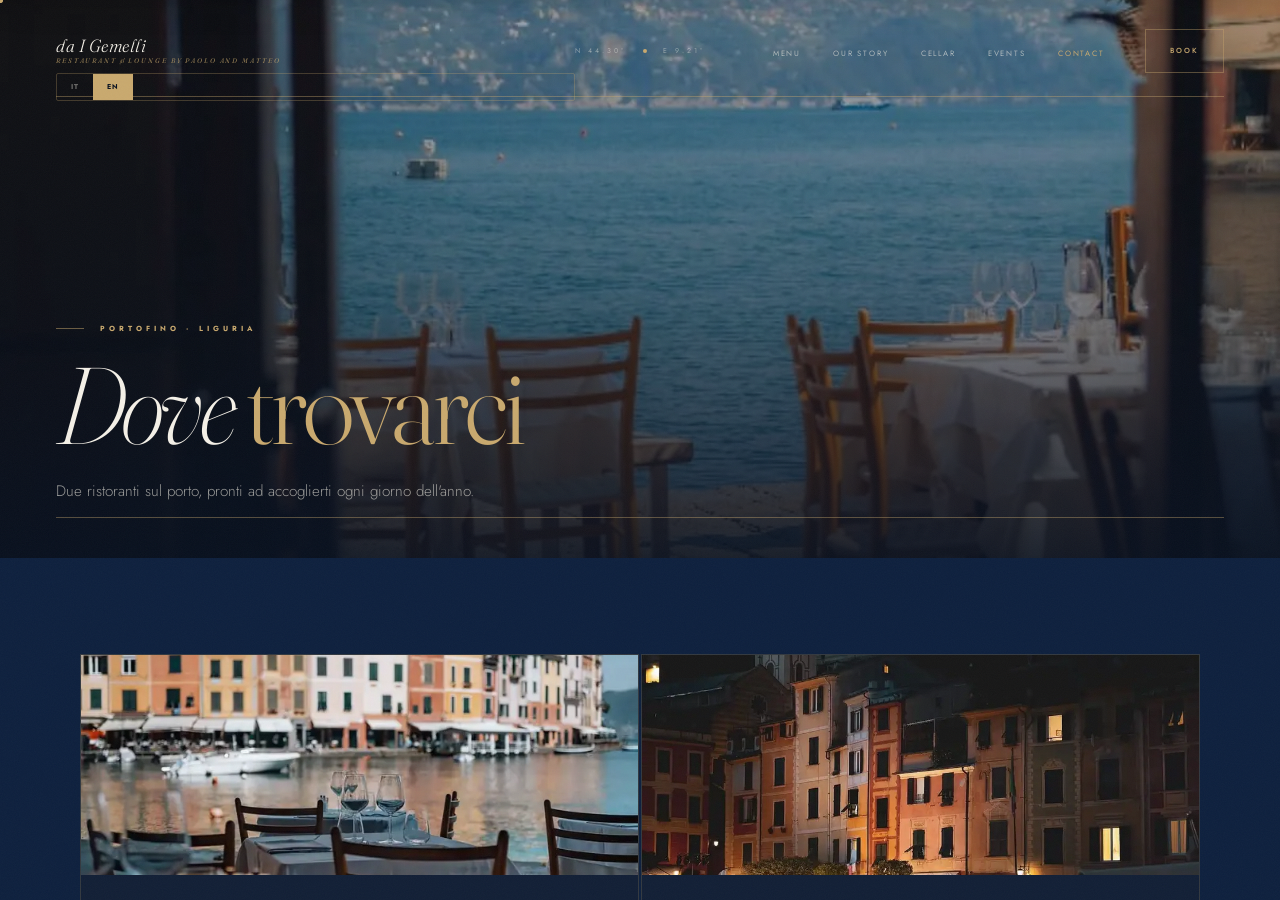
<file: contact.html>
<!DOCTYPE html>
<html lang="en">
<head>
<meta charset="UTF-8"/>
<meta name="viewport" content="width=device-width,initial-scale=1"/>
<meta name="description" content="EN-Dove trovare da I Gemelli a Portofino. Due sedi, orari, telefono, WhatsApp e Google Maps."/>
<meta name="theme-color" content="#07101f"/>
<meta property="og:title" content="Contatti & Dove Trovarci | da I Gemelli · Portofino"/>
<meta property="og:description" content="Dove trovare da I Gemelli a Portofino. Due sedi, orari, telefono, WhatsApp e Google Maps."/>
<title>Contact | Contatti & Dove Trovarci | da I Gemelli · Portofino</title>
<link rel="preconnect" href="https://fonts.googleapis.com"/>
<link rel="preconnect" href="https://fonts.gstatic.com" crossorigin/>
<link rel="preload" as="style" href="https://fonts.googleapis.com/css2?family=Fraunces:ital,opsz,wght@0,9..144,200;0,9..144,300;1,9..144,200;1,9..144,300&family=Jost:wght@300;400;500&display=swap" onload="this.onload=null;this.rel='stylesheet'"/>
<noscript><link rel="stylesheet" href="https://fonts.googleapis.com/css2?family=Fraunces:ital,opsz,wght@0,9..144,200;0,9..144,300;1,9..144,200;1,9..144,300&family=Jost:wght@300;400;500&display=swap"/></noscript>
<link rel="stylesheet" href="../style.css?v=lx1"/>

<script type="application/ld+json">
{
  "@context":"https://schema.org",
  "@graph":[
    {
      "@type":"Restaurant",
      "@id":"https://daigemelli.com/#molo",
      "name":"da I Gemelli Molo",
      "alternateName":"da I Gemelli",
      "description":"Ristorante di pesce e lounge bar a Portofino dal 1850. Otto generazioni della famiglia Giovannini. Cucina di mare, crudi, oyster bar e cantina vini d'eccellenza.",
      "url":"https://daigemelli.com",
      "telephone":"+390185269089",
      "email":"info@daigemelli.com",
      "image":"https://daigemelli.com/assets/hero.jpg",
      "servesCuisine":["Italian","Seafood","Ligurian","Mediterranean"],
      "priceRange":"€€€€",
      "currenciesAccepted":"EUR",
      "paymentAccepted":"Cash, Credit Card",
      "foundingDate":"1850",
      "address":{
        "@type":"PostalAddress",
        "streetAddress":"Molo Umberto 1-5",
        "addressLocality":"Portofino",
        "addressRegion":"GE",
        "postalCode":"16034",
        "addressCountry":"IT"
      },
      "geo":{
        "@type":"GeoCoordinates",
        "latitude":44.3036,
        "longitude":9.2111
      },
      "openingHoursSpecification":[
        {"@type":"OpeningHoursSpecification","dayOfWeek":["Monday","Wednesday","Thursday","Friday","Saturday","Sunday"],"opens":"12:00","closes":"15:00"},
        {"@type":"OpeningHoursSpecification","dayOfWeek":["Monday","Wednesday","Thursday","Friday","Saturday","Sunday"],"opens":"19:00","closes":"23:00"}
      ],
      "hasMenu":"https://www.daigemelli.com/_files/ugd/67f7ff_ebb62bb31aa44353ab1e8b3e9f1c8681.pdf",
      "sameAs":[
        "https://www.instagram.com/ristorantedaigemelli/",
        "https://www.facebook.com/DaIGemelliPortofino"
      ],
      "parentOrganization":{
        "@type":"Organization",
        "name":"da I Gemelli",
        "foundingDate":"1850",
        "founder":[
          {"@type":"Person","name":"Paolo Giovannini"},
          {"@type":"Person","name":"Matteo Giovannini"}
        ]
      }
    },
    {
      "@type":"Restaurant",
      "@id":"https://daigemelli.com/#marconi",
      "name":"da I Gemelli",
      "description":"Ristorante di pesce e lounge bar a Portofino. Cucina di mare sul porto.",
      "url":"https://daigemelli.com",
      "telephone":"+390185269257",
      "email":"info@daigemelli.com",
      "servesCuisine":["Italian","Seafood","Ligurian"],
      "priceRange":"€€€€",
      "address":{
        "@type":"PostalAddress",
        "streetAddress":"Calata Marconi 7",
        "addressLocality":"Portofino",
        "addressRegion":"GE",
        "postalCode":"16034",
        "addressCountry":"IT"
      },
      "geo":{
        "@type":"GeoCoordinates",
        "latitude":44.3034,
        "longitude":9.2108
      },
      "openingHoursSpecification":[
        {"@type":"OpeningHoursSpecification","dayOfWeek":["Monday","Tuesday","Wednesday","Friday","Saturday","Sunday"],"opens":"12:00","closes":"15:00"},
        {"@type":"OpeningHoursSpecification","dayOfWeek":["Monday","Tuesday","Wednesday","Friday","Saturday","Sunday"],"opens":"19:00","closes":"23:00"}
      ]
    },
    {
      "@type":"WebSite",
      "@id":"https://daigemelli.com/#website",
      "url":"https://daigemelli.com",
      "name":"da I Gemelli · Portofino",
      "inLanguage":["it","en"],
      "description":"Ristorante di pesce e lounge bar a Portofino dal 1850."
    }
  ]
}
</script>
<link rel="alternate" hreflang="en" href="https://daigemelli.com/contatti"/>
<link rel="alternate" hreflang="en" href="https://daigemelli.com/en/contact"/>
<link rel="alternate" hreflang="x-default" href="https://daigemelli.com/contatti"/>
<link rel="icon" type="image/svg+xml" href="../favicon.svg"/>
<link rel="icon" type="image/png" sizes="32x32" href="../favicon-32x32.png"/>
<link rel="icon" type="image/png" sizes="16x16" href="../favicon-16x16.png"/>
<link rel="apple-touch-icon" sizes="180x180" href="../apple-touch-icon.png"/>
<link rel="manifest" href="../site.webmanifest"/>
<meta name="theme-color" content="#07101f"/>
<link rel="canonical" href="https://daigemelli.com/en/contact"/>
</head>
<body class="">
<a class="skip" href="#main">Skip to content</a>

<nav class="nav" aria-label="Principale">
  <a class="nav__brand" href="../index.html" aria-label="da I Gemelli Portofino">
    <div class="nav__brand-name" style="font-family:var(--serif);font-size:1.1rem;font-weight:300;font-style:italic;color:var(--cream);letter-spacing:.03em;font-variation-settings:'opsz' 60">da I Gemelli</div>
    <div class="nav__brand-sub">Restaurant &amp; Lounge by Paolo and Matteo</div>
  </a>
  <div class="nav__center">
    <div class="nav__coord">
      <span>N 44.30°</span><span class="dot"></span><span>E 9.21°</span>
    </div>
  </div>
  <div class="nav__right">
    <ul class="nav__links"><li><a href="menu.html" class="">Menu</a></li><li><a href="our-story.html" class="">Our Story</a></li><li><a href="cellar.html" class="">Cellar</a></li><li><a href="events.html" class="">Events</a></li><li><a href="contact.html" class="active">Contact</a></li></ul>
    <a class="nav__cta" href="https://www.daigemelli.com/prenotazioni" target="_blank" rel="noopener"><span>Book</span></a>
    <button class="burger" aria-label="Menu" aria-expanded="false"><span></span><span></span><span></span></button>
  </div>

<div class="lang-toggle">
      <a href="../" class="lang-btn" hreflang="it">IT</a>
      <span class="lang-btn active">EN</span>
    </div>
</nav>
<div class="mmenu" id="mmenu" role="dialog" aria-modal="true" aria-label="Menu mobile">
  <ul class="mmenu__nav"><li><a href="menu.html">Menu</a></li><li><a href="our-story.html">Our Story</a></li><li><a href="cellar.html">Cellar</a></li><li><a href="events.html">Events</a></li><li><a href="contact.html">Contact</a></li></ul>
  <div class="mmenu__cta-wrap">
    <a class="mmenu__cta" href="https://www.daigemelli.com/prenotazioni" target="_blank" rel="noopener">Book a Table</a>
  </div>
  <div class="mmenu__social">
    <a href="https://www.instagram.com/ristorantedaigemelli/" target="_blank" rel="noopener" aria-label="Instagram"><svg viewBox="0 0 24 24" fill="none" stroke="currentColor" stroke-width="1.5" stroke-linecap="round" stroke-linejoin="round"><rect x="3" y="3" width="18" height="18" rx="5"/><path d="M16 11.37A4 4 0 1 1 12.63 8 4 4 0 0 1 16 11.37z"/><circle cx="17.5" cy="6.5" r=".6" fill="currentColor"/></svg></a>
    <a href="https://www.facebook.com/DaIGemelliPortofino" target="_blank" rel="noopener" aria-label="Facebook"><svg viewBox="0 0 24 24" fill="none" stroke="currentColor" stroke-width="1.5" stroke-linecap="round" stroke-linejoin="round"><path d="M18 2h-3a5 5 0 0 0-5 5v3H7v4h3v8h4v-8h3l1-4h-4V7a1 1 0 0 1 1-1h3z"/></svg></a>
  </div>
</div>
<main id="main">
<div class="page-hero">
  <div class="page-hero__bg"><img src="[data-uri]" alt="Terrazza da I Gemelli con vista mare" class="" loading="eager"/></div>
  <div class="page-hero__veil"></div>
  <div class="page-hero__frame-t"></div>
  <div class="page-hero__frame-b"></div>
  <div class="page-hero__content">
    <p class="page-hero__tag"><span class="hline"></span> Portofino · Liguria</p>
    <h1 class="page-hero__h1">Dove <em>trovarci</em></h1>
    <p class="page-hero__sub">Due ristoranti sul porto, pronti ad accoglierti ogni giorno dell'anno.</p>
  </div>
</div>

<!-- Location cards -->
<section style="background:var(--bg1);padding:6rem 0 0">
  <div class="wrap">
    <div class="contatti-locations">
      <div class="c-loc-card reveal">
        <div class="c-loc-card__img"><img src="[data-uri]" alt="Tavoli da I Gemelli Molo" class="" loading="lazy"/></div>
        <div class="c-loc-card__body">
          <p class="c-loc-card__tag">Sede I</p>
          <h2 class="c-loc-card__name">da I Gemelli Molo</h2>
          <address class="c-loc-card__addr">Molo Umberto 1-5 · 16034 Portofino (GE)</address>
          <div class="c-loc-card__info">
            <div class="c-loc-info"><span class="c-loc-info__label">Telefono</span><a href="tel:+390185269089" class="c-loc-info__val">+39 0185 269089</a></div>
            <div class="c-loc-info"><span class="c-loc-info__label">Giorno di chiusura</span><span class="c-loc-info__val" style="color:var(--terra)">Martedì</span></div>
            <div class="c-loc-info"><span class="c-loc-info__label">Pranzo</span><span class="c-loc-info__val">12:00 – 15:00</span></div>
            <div class="c-loc-info"><span class="c-loc-info__label">Cena</span><span class="c-loc-info__val">19:00 – 23:00</span></div>
          </div>
          <a href="https://maps.google.com/?q=Molo+Umberto+1-5+Portofino" target="_blank" rel="noopener" class="c-loc-card__map">Apri in Google Maps →</a>
        </div>
      </div>
      <div class="c-loc-card reveal d1">
        <div class="c-loc-card__img"><img src="[data-uri]" alt="Portofino by night" class="" loading="lazy"/></div>
        <div class="c-loc-card__body">
          <p class="c-loc-card__tag">Sede II</p>
          <h2 class="c-loc-card__name">da I Gemelli</h2>
          <address class="c-loc-card__addr">Calata Marconi 7 · 16034 Portofino (GE)</address>
          <div class="c-loc-card__info">
            <div class="c-loc-info"><span class="c-loc-info__label">Telefono</span><a href="tel:+390185269257" class="c-loc-info__val">+39 0185 269257</a></div>
            <div class="c-loc-info"><span class="c-loc-info__label">Giorno di chiusura</span><span class="c-loc-info__val" style="color:var(--terra)">Giovedì</span></div>
            <div class="c-loc-info"><span class="c-loc-info__label">Pranzo</span><span class="c-loc-info__val">12:00 – 15:00</span></div>
            <div class="c-loc-info"><span class="c-loc-info__label">Cena</span><span class="c-loc-info__val">19:00 – 23:00</span></div>
          </div>
          <a href="https://maps.google.com/?q=Calata+Marconi+7+Portofino" target="_blank" rel="noopener" class="c-loc-card__map">Apri in Google Maps →</a>
        </div>
      </div>
    </div>
  </div>
</section>

<!-- Contact bar -->
<section class="c-contact-bar">
  <div class="wrap">
    <div class="c-contact-bar__grid">
      <div class="c-contact-item reveal">
        <p class="c-contact-item__label">WhatsApp</p>
        <p class="c-contact-item__desc">Prenota, info sul Loft o eventi privati. Risposta entro poche ore.</p>
        <a class="btn btn--wa" href="https://wa.me/393335297759?text=Ciao%2C%20vorrei%20informazioni%20su%20da%20I%20Gemelli" target="_blank" rel="noopener">
          <span><svg viewBox="0 0 24 24" fill="currentColor" aria-hidden="true"><path d="M17.472 14.382c-.297-.149-1.758-.867-2.03-.967-.273-.099-.471-.148-.67.15-.197.297-.767.966-.94 1.164-.173.199-.347.223-.644.075-.297-.15-1.255-.463-2.39-1.475-.883-.788-1.48-1.761-1.653-2.059-.173-.297-.018-.458.13-.606.134-.133.298-.347.446-.52.149-.174.198-.298.298-.497.099-.198.05-.371-.025-.52-.075-.149-.669-1.612-.916-2.207-.242-.579-.487-.5-.669-.51-.173-.008-.371-.01-.57-.01-.198 0-.52.074-.792.372-.272.297-1.04 1.016-1.04 2.479 0 1.462 1.065 2.875 1.213 3.074.149.198 2.096 3.2 5.077 4.487.709.306 1.262.489 1.694.625.712.227 1.36.195 1.871.118.571-.085 1.758-.719 2.006-1.413.248-.694.248-1.289.173-1.413-.074-.124-.272-.198-.57-.347m-5.421 7.403h-.004a9.87 9.87 0 0 1-5.031-1.378l-.361-.214-3.741.982.998-3.648-.235-.374a9.86 9.86 0 0 1-1.51-5.26c.001-5.45 4.436-9.884 9.888-9.884 2.64 0 5.122 1.03 6.988 2.898a9.825 9.825 0 0 1 2.893 6.994c-.003 5.45-4.437 9.884-9.885 9.884m8.413-18.297A11.815 11.815 0 0 0 12.05 0C5.495 0 .16 5.335.157 11.892c0 2.096.547 4.142 1.588 5.945L.057 24l6.305-1.654a11.882 11.882 0 0 0 5.683 1.448h.005c6.554 0 11.89-5.335 11.893-11.893a11.821 11.821 0 0 0-3.48-8.413Z"/></svg> Scrivici</span>
        </a>
        <p style="font-size:.7rem;color:rgba(245,241,232,.3);margin-top:.8rem">+39 333 529 7759</p>
      </div>
      <div class="c-contact-item reveal d1" style="border-left:1px solid var(--line);border-right:1px solid var(--line)">
        <p class="c-contact-item__label">Email</p>
        <p class="c-contact-item__desc">Preventivi eventi, richieste formali e collaborazioni.</p>
        <a href="mailto:info@daigemelli.com" class="btn btn--outline"><span>info@daigemelli.com</span></a>
      </div>
      <div class="c-contact-item reveal d2">
        <p class="c-contact-item__label">Social</p>
        <p class="c-contact-item__desc">Seguici per piatti del giorno, eventi e vita sul porto.</p>
        <div style="display:flex;gap:.8rem;flex-wrap:wrap;margin-top:1.2rem">
          <a href="https://www.instagram.com/ristorantedaigemelli/" target="_blank" rel="noopener" class="c-social-btn"><svg viewBox="0 0 24 24" fill="none" stroke="currentColor" stroke-width="1.5" stroke-linecap="round" stroke-linejoin="round"><rect x="3" y="3" width="18" height="18" rx="5"/><path d="M16 11.37A4 4 0 1 1 12.63 8 4 4 0 0 1 16 11.37z"/><circle cx="17.5" cy="6.5" r=".6" fill="currentColor"/></svg> Instagram</a>
          <a href="https://www.facebook.com/DaIGemelliPortofino" target="_blank" rel="noopener" class="c-social-btn"><svg viewBox="0 0 24 24" fill="none" stroke="currentColor" stroke-width="1.5" stroke-linecap="round" stroke-linejoin="round"><path d="M18 2h-3a5 5 0 0 0-5 5v3H7v4h3v8h4v-8h3l1-4h-4V7a1 1 0 0 1 1-1h3z"/></svg> Facebook</a>
        </div>
      </div>
    </div>
  </div>
</section>

<!-- Come arrivare -->
<section style="background:var(--bg2);padding:6rem 0;border-top:1px solid var(--line)">
  <div class="wrap">
    <p class="sec-tag reveal" style="justify-content:center"><span class="hline"></span> Come arrivare <span class="hline"></span></p>
    <h2 class="sec-h light reveal d1" style="text-align:center;margin-bottom:3rem">Raggiungici a <em>Portofino</em></h2>
    <div class="c-arrive-grid">
      <div class="c-arrive-item reveal"><p class="c-arrive-icon">⚓</p><p class="c-arrive-title">In Barca</p><p class="c-arrive-desc">Il ristorante è a pochi metri dall'approdo del Molo. Banchine per ormeggio disponibili nel porto.</p></div>
      <div class="c-arrive-item reveal d1"><p class="c-arrive-icon">🚗</p><p class="c-arrive-title">In Auto</p><p class="c-arrive-desc">Parcheggio a Santa Margherita Ligure. Da lì navetta o taxi-boat per Portofino (10 min).</p></div>
      <div class="c-arrive-item reveal d2"><p class="c-arrive-icon">🚢</p><p class="c-arrive-title">In Traghetto</p><p class="c-arrive-desc">Battelli da Rapallo, S. Margherita Ligure e Camogli. Arrivo diretto al porto.</p></div>
      <div class="c-arrive-item reveal d3"><p class="c-arrive-icon">🚂</p><p class="c-arrive-title">In Treno</p><p class="c-arrive-desc">Stazione Santa Margherita Ligure (Genova–La Spezia). Bus o taxi fino a Portofino (15 min).</p></div>
    </div>
  </div>
</section>

<div class="map-wrap">
  <iframe src="https://www.google.com/maps?q=Portofino+Molo+Umberto+Ristorante&output=embed&hl=it"
    loading="lazy" referrerpolicy="no-referrer-when-downgrade"
    title="da I Gemelli Portofino" aria-label="Mappa Portofino"></iframe>
</div>

<div class="fullbleed fullbleed--mid">
  <div class="fullbleed__img"><img src="[data-uri]" alt="Tavoli da I Gemelli con vista porto" class="" loading="lazy"/></div>
  <div class="fullbleed__veil" style="background:rgba(7,16,31,.7)"></div>
  <div class="fullbleed__content" style="display:flex;align-items:center;justify-content:center;height:100%;text-align:center">
    <div>
      <p class="sec-h light reveal" style="font-size:clamp(2rem,4.5vw,5rem)"><em>Ci vediamo</em><br/>a Portofino</p>
      <p class="reveal d1" style="margin-top:1.5rem">
        <a class="btn btn--gold" href="https://www.daigemelli.com/prenotazioni" target="_blank" rel="noopener"><span>Prenota il tuo tavolo</span></a>
      </p>
    </div>
  </div>
</div>
</main>
<footer class="footer" aria-label="Footer">
  <div class="wrap">
    <div class="footer__wordmark" aria-hidden="true">da I Gemelli</div>
    <div class="footer__grid">
      <div>
        <p class="footer__brand">da I Gemelli</p>
        <p class="footer__tag">Seafood restaurant and lounge bar on the port of Portofino. Eight generations of the Giovannini family since 1850.</p>
        <div class="footer__social">
          <a href="https://www.instagram.com/ristorantedaigemelli/" target="_blank" rel="noopener" aria-label="Instagram"><svg viewBox="0 0 24 24" fill="none" stroke="currentColor" stroke-width="1.5" stroke-linecap="round" stroke-linejoin="round"><rect x="3" y="3" width="18" height="18" rx="5"/><path d="M16 11.37A4 4 0 1 1 12.63 8 4 4 0 0 1 16 11.37z"/><circle cx="17.5" cy="6.5" r=".6" fill="currentColor"/></svg></a>
          <a href="https://www.facebook.com/DaIGemelliPortofino" target="_blank" rel="noopener" aria-label="Facebook"><svg viewBox="0 0 24 24" fill="none" stroke="currentColor" stroke-width="1.5" stroke-linecap="round" stroke-linejoin="round"><path d="M18 2h-3a5 5 0 0 0-5 5v3H7v4h3v8h4v-8h3l1-4h-4V7a1 1 0 0 1 1-1h3z"/></svg></a>
          <a href="https://wa.me/393335297759?text=Ciao%2C%20vorrei%20informazioni%20su%20da%20I%20Gemelli" target="_blank" rel="noopener" aria-label="WhatsApp" style="background:#25D366;border-color:#25D366;color:#fff"><svg viewBox="0 0 24 24" fill="currentColor" aria-hidden="true"><path d="M17.472 14.382c-.297-.149-1.758-.867-2.03-.967-.273-.099-.471-.148-.67.15-.197.297-.767.966-.94 1.164-.173.199-.347.223-.644.075-.297-.15-1.255-.463-2.39-1.475-.883-.788-1.48-1.761-1.653-2.059-.173-.297-.018-.458.13-.606.134-.133.298-.347.446-.52.149-.174.198-.298.298-.497.099-.198.05-.371-.025-.52-.075-.149-.669-1.612-.916-2.207-.242-.579-.487-.5-.669-.51-.173-.008-.371-.01-.57-.01-.198 0-.52.074-.792.372-.272.297-1.04 1.016-1.04 2.479 0 1.462 1.065 2.875 1.213 3.074.149.198 2.096 3.2 5.077 4.487.709.306 1.262.489 1.694.625.712.227 1.36.195 1.871.118.571-.085 1.758-.719 2.006-1.413.248-.694.248-1.289.173-1.413-.074-.124-.272-.198-.57-.347m-5.421 7.403h-.004a9.87 9.87 0 0 1-5.031-1.378l-.361-.214-3.741.982.998-3.648-.235-.374a9.86 9.86 0 0 1-1.51-5.26c.001-5.45 4.436-9.884 9.888-9.884 2.64 0 5.122 1.03 6.988 2.898a9.825 9.825 0 0 1 2.893 6.994c-.003 5.45-4.437 9.884-9.885 9.884m8.413-18.297A11.815 11.815 0 0 0 12.05 0C5.495 0 .16 5.335.157 11.892c0 2.096.547 4.142 1.588 5.945L.057 24l6.305-1.654a11.882 11.882 0 0 0 5.683 1.448h.005c6.554 0 11.89-5.335 11.893-11.893a11.821 11.821 0 0 0-3.48-8.413Z"/></svg></a>
        </div>
      </div>
      <div class="footer__col">
        <h4>da I Gemelli Molo</h4>
        <address>Molo Umberto 1-5<br/>16034 Portofino (GE)<br/><br/>
          <a href="tel:+390185269089">+39 0185 269089</a><br/>Closed Tuesday
        </address>
      </div>
      <div class="footer__col">
        <h4>da I Gemelli</h4>
        <address>Calata Marconi 7<br/>16034 Portofino (GE)<br/><br/>
          <a href="tel:+390185269257">+39 0185 269257</a><br/>Closed Thursday
        </address>
      </div>
      <div class="footer__col">
        <h4>Orari</h4>
        <p>Lunch: 12:00 – 15:00<br/>Dinner: 19:00 – 23:00</p>
        <h4 style="margin-top:1.5rem">Contact</h4>
        <p><a href="mailto:info@daigemelli.com">info@daigemelli.com</a><br/>
        <a href="https://wa.me/393335297759?text=Ciao%2C%20vorrei%20informazioni%20su%20da%20I%20Gemelli">WhatsApp</a></p>
      </div>
    </div>
    <div class="footer__bottom">
      <p class="footer__copy">&copy; MMXXVI da I Gemelli · Portofino</p>
      <p class="footer__piva">Giovannini Matteo &amp; C. snc · VAT IT00179550991</p>
    </div>
  </div>
</footer>
<a class="wa-float" href="https://wa.me/393335297759?text=Ciao%2C%20vorrei%20informazioni%20su%20da%20I%20Gemelli" target="_blank" rel="noopener" aria-label="WhatsApp"><svg viewBox="0 0 24 24" fill="currentColor" aria-hidden="true"><path d="M17.472 14.382c-.297-.149-1.758-.867-2.03-.967-.273-.099-.471-.148-.67.15-.197.297-.767.966-.94 1.164-.173.199-.347.223-.644.075-.297-.15-1.255-.463-2.39-1.475-.883-.788-1.48-1.761-1.653-2.059-.173-.297-.018-.458.13-.606.134-.133.298-.347.446-.52.149-.174.198-.298.298-.497.099-.198.05-.371-.025-.52-.075-.149-.669-1.612-.916-2.207-.242-.579-.487-.5-.669-.51-.173-.008-.371-.01-.57-.01-.198 0-.52.074-.792.372-.272.297-1.04 1.016-1.04 2.479 0 1.462 1.065 2.875 1.213 3.074.149.198 2.096 3.2 5.077 4.487.709.306 1.262.489 1.694.625.712.227 1.36.195 1.871.118.571-.085 1.758-.719 2.006-1.413.248-.694.248-1.289.173-1.413-.074-.124-.272-.198-.57-.347m-5.421 7.403h-.004a9.87 9.87 0 0 1-5.031-1.378l-.361-.214-3.741.982.998-3.648-.235-.374a9.86 9.86 0 0 1-1.51-5.26c.001-5.45 4.436-9.884 9.888-9.884 2.64 0 5.122 1.03 6.988 2.898a9.825 9.825 0 0 1 2.893 6.994c-.003 5.45-4.437 9.884-9.885 9.884m8.413-18.297A11.815 11.815 0 0 0 12.05 0C5.495 0 .16 5.335.157 11.892c0 2.096.547 4.142 1.588 5.945L.057 24l6.305-1.654a11.882 11.882 0 0 0 5.683 1.448h.005c6.554 0 11.89-5.335 11.893-11.893a11.821 11.821 0 0 0-3.48-8.413Z"/></svg></a>
<script src="../main.js?v=lx1" defer></script>
</body>
</html>
</file>
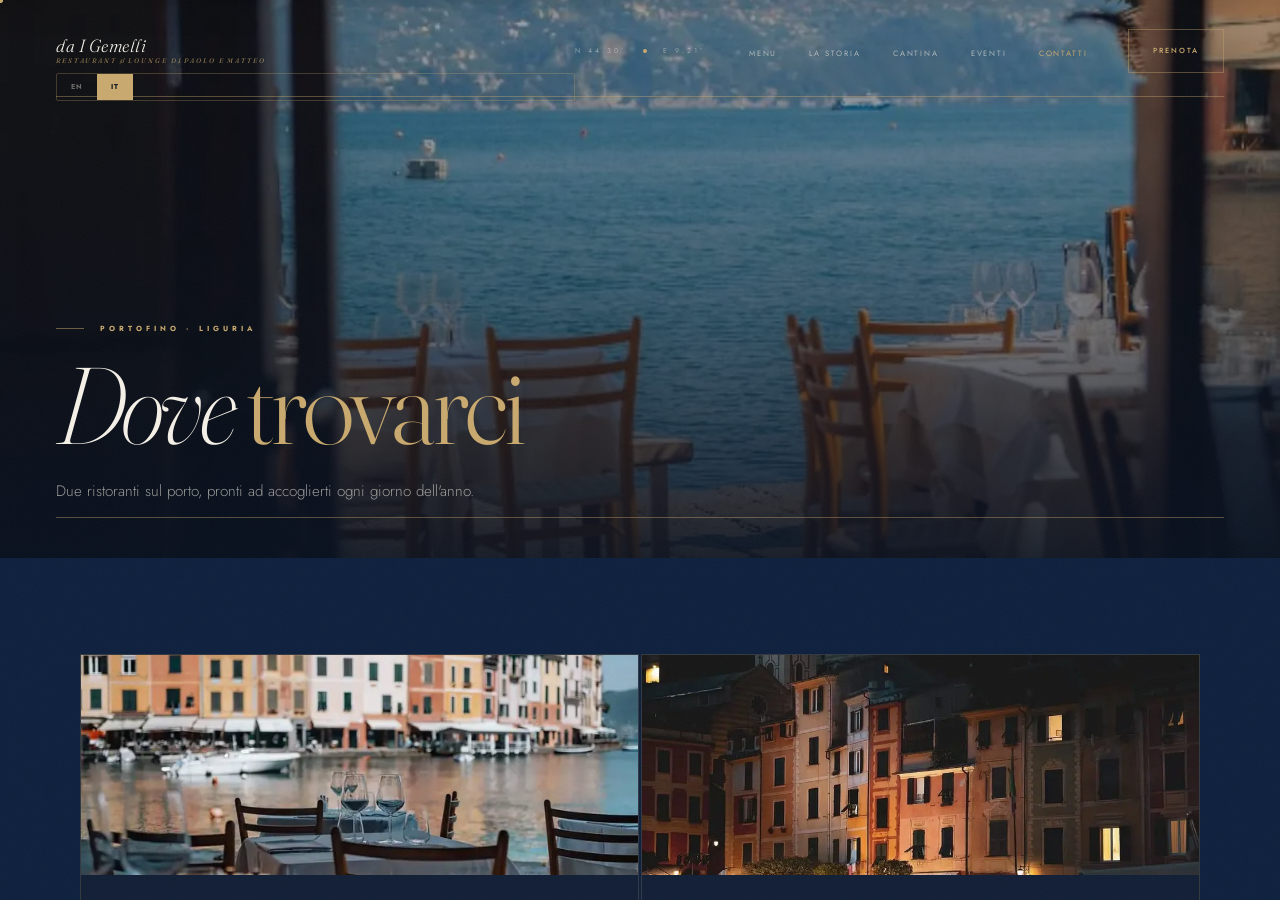
<file: contatti.html>
<!DOCTYPE html>
<html lang="it">
<head>
<meta charset="UTF-8"/>
<meta name="viewport" content="width=device-width,initial-scale=1"/>
<meta name="description" content="Dove trovare da I Gemelli a Portofino. Due sedi, orari, telefono, WhatsApp e Google Maps."/>
<meta name="theme-color" content="#07101f"/>
<meta property="og:title" content="Contatti & Dove Trovarci | da I Gemelli · Portofino"/>
<meta property="og:description" content="Dove trovare da I Gemelli a Portofino. Due sedi, orari, telefono, WhatsApp e Google Maps."/>
<title>Contatti & Dove Trovarci | da I Gemelli · Portofino</title>
<link rel="preconnect" href="https://fonts.googleapis.com"/>
<link rel="preconnect" href="https://fonts.gstatic.com" crossorigin/>
<link rel="preload" as="style" href="https://fonts.googleapis.com/css2?family=Fraunces:ital,opsz,wght@0,9..144,200;0,9..144,300;1,9..144,200;1,9..144,300&family=Jost:wght@300;400;500&display=swap" onload="this.onload=null;this.rel='stylesheet'"/>
<noscript><link rel="stylesheet" href="https://fonts.googleapis.com/css2?family=Fraunces:ital,opsz,wght@0,9..144,200;0,9..144,300;1,9..144,200;1,9..144,300&family=Jost:wght@300;400;500&display=swap"/></noscript>
<link rel="stylesheet" href="style.css?v=lx1"/>

<script type="application/ld+json">
{
  "@context":"https://schema.org",
  "@graph":[
    {
      "@type":"Restaurant",
      "@id":"https://daigemelli.com/#molo",
      "name":"da I Gemelli Molo",
      "alternateName":"da I Gemelli",
      "description":"Ristorante di pesce e lounge bar a Portofino dal 1850. Otto generazioni della famiglia Giovannini. Cucina di mare, crudi, oyster bar e cantina vini d'eccellenza.",
      "url":"https://daigemelli.com",
      "telephone":"+390185269089",
      "email":"info@daigemelli.com",
      "image":"https://daigemelli.com/assets/hero.jpg",
      "servesCuisine":["Italian","Seafood","Ligurian","Mediterranean"],
      "priceRange":"€€€€",
      "currenciesAccepted":"EUR",
      "paymentAccepted":"Cash, Credit Card",
      "foundingDate":"1850",
      "address":{
        "@type":"PostalAddress",
        "streetAddress":"Molo Umberto 1-5",
        "addressLocality":"Portofino",
        "addressRegion":"GE",
        "postalCode":"16034",
        "addressCountry":"IT"
      },
      "geo":{
        "@type":"GeoCoordinates",
        "latitude":44.3036,
        "longitude":9.2111
      },
      "openingHoursSpecification":[
        {"@type":"OpeningHoursSpecification","dayOfWeek":["Monday","Wednesday","Thursday","Friday","Saturday","Sunday"],"opens":"12:00","closes":"15:00"},
        {"@type":"OpeningHoursSpecification","dayOfWeek":["Monday","Wednesday","Thursday","Friday","Saturday","Sunday"],"opens":"19:00","closes":"23:00"}
      ],
      "hasMenu":"https://www.daigemelli.com/_files/ugd/67f7ff_ebb62bb31aa44353ab1e8b3e9f1c8681.pdf",
      "sameAs":[
        "https://www.instagram.com/ristorantedaigemelli/",
        "https://www.facebook.com/DaIGemelliPortofino"
      ],
      "parentOrganization":{
        "@type":"Organization",
        "name":"da I Gemelli",
        "foundingDate":"1850",
        "founder":[
          {"@type":"Person","name":"Paolo Giovannini"},
          {"@type":"Person","name":"Matteo Giovannini"}
        ]
      }
    },
    {
      "@type":"Restaurant",
      "@id":"https://daigemelli.com/#marconi",
      "name":"da I Gemelli",
      "description":"Ristorante di pesce e lounge bar a Portofino. Cucina di mare sul porto.",
      "url":"https://daigemelli.com",
      "telephone":"+390185269257",
      "email":"info@daigemelli.com",
      "servesCuisine":["Italian","Seafood","Ligurian"],
      "priceRange":"€€€€",
      "address":{
        "@type":"PostalAddress",
        "streetAddress":"Calata Marconi 7",
        "addressLocality":"Portofino",
        "addressRegion":"GE",
        "postalCode":"16034",
        "addressCountry":"IT"
      },
      "geo":{
        "@type":"GeoCoordinates",
        "latitude":44.3034,
        "longitude":9.2108
      },
      "openingHoursSpecification":[
        {"@type":"OpeningHoursSpecification","dayOfWeek":["Monday","Tuesday","Wednesday","Friday","Saturday","Sunday"],"opens":"12:00","closes":"15:00"},
        {"@type":"OpeningHoursSpecification","dayOfWeek":["Monday","Tuesday","Wednesday","Friday","Saturday","Sunday"],"opens":"19:00","closes":"23:00"}
      ]
    },
    {
      "@type":"WebSite",
      "@id":"https://daigemelli.com/#website",
      "url":"https://daigemelli.com",
      "name":"da I Gemelli · Portofino",
      "inLanguage":["it","en"],
      "description":"Ristorante di pesce e lounge bar a Portofino dal 1850."
    }
  ]
}
</script>
<link rel="alternate" hreflang="it" href="https://daigemelli.com/contatti"/>
<link rel="alternate" hreflang="en" href="https://daigemelli.com/en/contact"/>
<link rel="alternate" hreflang="x-default" href="https://daigemelli.com/contatti"/>
<link rel="icon" type="image/svg+xml" href="/favicon.svg"/>
<link rel="icon" type="image/png" sizes="32x32" href="/favicon-32x32.png"/>
<link rel="icon" type="image/png" sizes="16x16" href="/favicon-16x16.png"/>
<link rel="apple-touch-icon" sizes="180x180" href="/apple-touch-icon.png"/>
<link rel="manifest" href="/site.webmanifest"/>
<meta name="theme-color" content="#07101f"/>
<link rel="canonical" href="https://daigemelli.com/contatti"/>
</head>
<body class="">
<a class="skip" href="#main">Salta al contenuto</a>

<nav class="nav" aria-label="Principale">
  <a class="nav__brand" href="index.html" aria-label="da I Gemelli Portofino">
    <div class="nav__brand-name" style="font-family:var(--serif);font-size:1.1rem;font-weight:300;font-style:italic;color:var(--cream);letter-spacing:.03em;font-variation-settings:'opsz' 60">da I Gemelli</div>
    <div class="nav__brand-sub">Restaurant &amp; Lounge di Paolo e Matteo</div>
  </a>
  <div class="nav__center">
    <div class="nav__coord">
      <span>N 44.30°</span><span class="dot"></span><span>E 9.21°</span>
    </div>
  </div>
  <div class="nav__right">
    <ul class="nav__links"><li><a href="menu.html" class="">Menu</a></li><li><a href="storia.html" class="">La Storia</a></li><li><a href="cantina.html" class="">Cantina</a></li><li><a href="eventi.html" class="">Eventi</a></li><li><a href="contatti.html" class="active">Contatti</a></li></ul>
    <a class="nav__cta" data-mag href="https://www.daigemelli.com/prenotazioni" target="_blank" rel="noopener"><span>Prenota</span></a>
    <button class="burger" aria-label="Menu" aria-expanded="false"><span></span><span></span><span></span></button>
  </div>

<div class="lang-toggle">
      <a href="en/contact.html" class="lang-btn" hreflang="en">EN</a>
      <span class="lang-btn active">IT</span>
    </div>
</nav>
<div class="mmenu" id="mmenu" role="dialog" aria-modal="true" aria-label="Menu mobile">
  <ul class="mmenu__nav"><li><a href="menu.html">Menu</a></li><li><a href="storia.html">La Storia</a></li><li><a href="cantina.html">Cantina</a></li><li><a href="eventi.html">Eventi</a></li><li><a href="contatti.html">Contatti</a></li>
      <li><a href="franchising.html">Franchising</a></li></ul>
  <div class="mmenu__cta-wrap">
    <a class="mmenu__cta" href="https://www.daigemelli.com/prenotazioni" target="_blank" rel="noopener">Prenota un Tavolo</a>
  </div>
  <div class="mmenu__social">
    <a href="https://www.instagram.com/ristorantedaigemelli/" target="_blank" rel="noopener" aria-label="Instagram"><svg viewBox="0 0 24 24" fill="none" stroke="currentColor" stroke-width="1.5" stroke-linecap="round" stroke-linejoin="round"><rect x="3" y="3" width="18" height="18" rx="5"/><path d="M16 11.37A4 4 0 1 1 12.63 8 4 4 0 0 1 16 11.37z"/><circle cx="17.5" cy="6.5" r=".6" fill="currentColor"/></svg></a>
    <a href="https://www.facebook.com/DaIGemelliPortofino" target="_blank" rel="noopener" aria-label="Facebook"><svg viewBox="0 0 24 24" fill="none" stroke="currentColor" stroke-width="1.5" stroke-linecap="round" stroke-linejoin="round"><path d="M18 2h-3a5 5 0 0 0-5 5v3H7v4h3v8h4v-8h3l1-4h-4V7a1 1 0 0 1 1-1h3z"/></svg></a>
  </div>
</div>
<main id="main">
<div class="page-hero">
  <div class="page-hero__bg"><img src="[data-uri]" alt="Terrazza da I Gemelli con vista mare" class="" loading="eager"/></div>
  <div class="page-hero__veil"></div>
  <div class="page-hero__frame-t"></div>
  <div class="page-hero__frame-b"></div>
  <div class="page-hero__content">
    <p class="page-hero__tag"><span class="hline"></span> Portofino · Liguria</p>
    <h1 class="page-hero__h1">Dove <em>trovarci</em></h1>
    <p class="page-hero__sub">Due ristoranti sul porto, pronti ad accoglierti ogni giorno dell'anno.</p>
  </div>
</div>

<!-- Location cards -->
<section style="background:var(--bg1);padding:6rem 0 0">
  <div class="wrap">
    <div class="contatti-locations">
      <div class="c-loc-card reveal">
        <div class="c-loc-card__img"><img src="[data-uri]" alt="Tavoli da I Gemelli Molo" class="" loading="lazy"/></div>
        <div class="c-loc-card__body">
          <p class="c-loc-card__tag">Sede I</p>
          <h2 class="c-loc-card__name">da I Gemelli Molo</h2>
          <address class="c-loc-card__addr">Molo Umberto 1-5 · 16034 Portofino (GE)</address>
          <div class="c-loc-card__info">
            <div class="c-loc-info"><span class="c-loc-info__label">Telefono</span><a href="tel:+390185269089" class="c-loc-info__val">+39 0185 269089</a></div>
            <div class="c-loc-info"><span class="c-loc-info__label">Giorno di chiusura</span><span class="c-loc-info__val" style="color:var(--terra)">Martedì</span></div>
            <div class="c-loc-info"><span class="c-loc-info__label">Pranzo</span><span class="c-loc-info__val">12:00 – 15:00</span></div>
            <div class="c-loc-info"><span class="c-loc-info__label">Cena</span><span class="c-loc-info__val">19:00 – 23:00</span></div>
          </div>
          <a href="https://maps.google.com/?q=Molo+Umberto+1-5+Portofino" target="_blank" rel="noopener" class="c-loc-card__map">Apri in Google Maps →</a>
        </div>
      </div>
      <div class="c-loc-card reveal d1">
        <div class="c-loc-card__img"><img src="[data-uri]" alt="Portofino di notte" class="" loading="lazy"/></div>
        <div class="c-loc-card__body">
          <p class="c-loc-card__tag">Sede II</p>
          <h2 class="c-loc-card__name">da I Gemelli</h2>
          <address class="c-loc-card__addr">Calata Marconi 7 · 16034 Portofino (GE)</address>
          <div class="c-loc-card__info">
            <div class="c-loc-info"><span class="c-loc-info__label">Telefono</span><a href="tel:+390185269257" class="c-loc-info__val">+39 0185 269257</a></div>
            <div class="c-loc-info"><span class="c-loc-info__label">Giorno di chiusura</span><span class="c-loc-info__val" style="color:var(--terra)">Giovedì</span></div>
            <div class="c-loc-info"><span class="c-loc-info__label">Pranzo</span><span class="c-loc-info__val">12:00 – 15:00</span></div>
            <div class="c-loc-info"><span class="c-loc-info__label">Cena</span><span class="c-loc-info__val">19:00 – 23:00</span></div>
          </div>
          <a href="https://maps.google.com/?q=Calata+Marconi+7+Portofino" target="_blank" rel="noopener" class="c-loc-card__map">Apri in Google Maps →</a>
        </div>
      </div>
    </div>
  </div>
</section>

<!-- Contact bar -->
<section class="c-contact-bar">
  <div class="wrap">
    <div class="c-contact-bar__grid">
      <div class="c-contact-item reveal">
        <p class="c-contact-item__label">WhatsApp</p>
        <p class="c-contact-item__desc">Prenota, info sul Loft o eventi privati. Risposta entro poche ore.</p>
        <a class="btn btn--wa" href="https://wa.me/393335297759?text=Ciao%2C%20vorrei%20informazioni%20su%20da%20I%20Gemelli" target="_blank" rel="noopener">
          <span><svg viewBox="0 0 24 24" fill="currentColor" aria-hidden="true"><path d="M17.472 14.382c-.297-.149-1.758-.867-2.03-.967-.273-.099-.471-.148-.67.15-.197.297-.767.966-.94 1.164-.173.199-.347.223-.644.075-.297-.15-1.255-.463-2.39-1.475-.883-.788-1.48-1.761-1.653-2.059-.173-.297-.018-.458.13-.606.134-.133.298-.347.446-.52.149-.174.198-.298.298-.497.099-.198.05-.371-.025-.52-.075-.149-.669-1.612-.916-2.207-.242-.579-.487-.5-.669-.51-.173-.008-.371-.01-.57-.01-.198 0-.52.074-.792.372-.272.297-1.04 1.016-1.04 2.479 0 1.462 1.065 2.875 1.213 3.074.149.198 2.096 3.2 5.077 4.487.709.306 1.262.489 1.694.625.712.227 1.36.195 1.871.118.571-.085 1.758-.719 2.006-1.413.248-.694.248-1.289.173-1.413-.074-.124-.272-.198-.57-.347m-5.421 7.403h-.004a9.87 9.87 0 0 1-5.031-1.378l-.361-.214-3.741.982.998-3.648-.235-.374a9.86 9.86 0 0 1-1.51-5.26c.001-5.45 4.436-9.884 9.888-9.884 2.64 0 5.122 1.03 6.988 2.898a9.825 9.825 0 0 1 2.893 6.994c-.003 5.45-4.437 9.884-9.885 9.884m8.413-18.297A11.815 11.815 0 0 0 12.05 0C5.495 0 .16 5.335.157 11.892c0 2.096.547 4.142 1.588 5.945L.057 24l6.305-1.654a11.882 11.882 0 0 0 5.683 1.448h.005c6.554 0 11.89-5.335 11.893-11.893a11.821 11.821 0 0 0-3.48-8.413Z"/></svg> Scrivici</span>
        </a>
        <p style="font-size:.7rem;color:rgba(245,241,232,.3);margin-top:.8rem">+39 333 529 7759</p>
      </div>
      <div class="c-contact-item reveal d1" style="border-left:1px solid var(--line);border-right:1px solid var(--line)">
        <p class="c-contact-item__label">Email</p>
        <p class="c-contact-item__desc">Preventivi eventi, richieste formali e collaborazioni.</p>
        <a href="mailto:info@daigemelli.com" class="btn btn--outline" data-mag><span>info@daigemelli.com</span></a>
      </div>
      <div class="c-contact-item reveal d2">
        <p class="c-contact-item__label">Social</p>
        <p class="c-contact-item__desc">Seguici per piatti del giorno, eventi e vita sul porto.</p>
        <div style="display:flex;gap:.8rem;flex-wrap:wrap;margin-top:1.2rem">
          <a href="https://www.instagram.com/ristorantedaigemelli/" target="_blank" rel="noopener" class="c-social-btn"><svg viewBox="0 0 24 24" fill="none" stroke="currentColor" stroke-width="1.5" stroke-linecap="round" stroke-linejoin="round"><rect x="3" y="3" width="18" height="18" rx="5"/><path d="M16 11.37A4 4 0 1 1 12.63 8 4 4 0 0 1 16 11.37z"/><circle cx="17.5" cy="6.5" r=".6" fill="currentColor"/></svg> Instagram</a>
          <a href="https://www.facebook.com/DaIGemelliPortofino" target="_blank" rel="noopener" class="c-social-btn"><svg viewBox="0 0 24 24" fill="none" stroke="currentColor" stroke-width="1.5" stroke-linecap="round" stroke-linejoin="round"><path d="M18 2h-3a5 5 0 0 0-5 5v3H7v4h3v8h4v-8h3l1-4h-4V7a1 1 0 0 1 1-1h3z"/></svg> Facebook</a>
        </div>
      </div>
    </div>
  </div>
</section>

<!-- Come arrivare -->
<section style="background:var(--bg2);padding:6rem 0;border-top:1px solid var(--line)">
  <div class="wrap">
    <p class="sec-tag reveal" style="justify-content:center"><span class="hline"></span> Come arrivare <span class="hline"></span></p>
    <h2 class="sec-h light reveal d1" style="text-align:center;margin-bottom:3rem">Raggiungici a <em>Portofino</em></h2>
    <div class="c-arrive-grid">
      <div class="c-arrive-item reveal"><p class="c-arrive-icon">⚓</p><p class="c-arrive-title">In Barca</p><p class="c-arrive-desc">Il ristorante è a pochi metri dall'approdo del Molo. Banchine per ormeggio disponibili nel porto.</p></div>
      <div class="c-arrive-item reveal d1"><p class="c-arrive-icon">🚗</p><p class="c-arrive-title">In Auto</p><p class="c-arrive-desc">Parcheggio a Santa Margherita Ligure. Da lì navetta o taxi-boat per Portofino (10 min).</p></div>
      <div class="c-arrive-item reveal d2"><p class="c-arrive-icon">🚢</p><p class="c-arrive-title">In Traghetto</p><p class="c-arrive-desc">Battelli da Rapallo, S. Margherita Ligure e Camogli. Arrivo diretto al porto.</p></div>
      <div class="c-arrive-item reveal d3"><p class="c-arrive-icon">🚂</p><p class="c-arrive-title">In Treno</p><p class="c-arrive-desc">Stazione Santa Margherita Ligure (Genova–La Spezia). Bus o taxi fino a Portofino (15 min).</p></div>
    </div>
  </div>
</section>

<div class="map-wrap">
  <iframe src="https://www.google.com/maps?q=Portofino+Molo+Umberto+Ristorante&output=embed&hl=it"
    loading="lazy" referrerpolicy="no-referrer-when-downgrade"
    title="da I Gemelli Portofino" aria-label="Mappa Portofino"></iframe>
</div>

<div class="fullbleed fullbleed--mid">
  <div class="fullbleed__img"><img src="[data-uri]" alt="Tavoli da I Gemelli con vista porto" class="" loading="lazy"/></div>
  <div class="fullbleed__veil" style="background:rgba(7,16,31,.7)"></div>
  <div class="fullbleed__content" style="display:flex;align-items:center;justify-content:center;height:100%;text-align:center">
    <div>
      <p class="sec-h light reveal" style="font-size:clamp(2rem,4.5vw,5rem)"><em>Ci vediamo</em><br/>a Portofino</p>
      <p class="reveal d1" style="margin-top:1.5rem">
        <a class="btn btn--gold" data-mag href="https://www.daigemelli.com/prenotazioni" target="_blank" rel="noopener"><span>Prenota il tuo tavolo</span></a>
      </p>
    </div>
  </div>
</div>
</main>
<footer class="footer" aria-label="Footer">
  <div class="wrap">
    <div class="footer__wordmark" aria-hidden="true">da I Gemelli</div>
    <div class="footer__grid">
      <div>
        <p class="footer__brand">da I Gemelli</p>
        <p class="footer__tag">Ristorante di pesce e lounge bar sul porto di Portofino. Otto generazioni della famiglia Giovannini dal 1850.</p>
        <div class="footer__social">
          <a href="https://www.instagram.com/ristorantedaigemelli/" target="_blank" rel="noopener" aria-label="Instagram"><svg viewBox="0 0 24 24" fill="none" stroke="currentColor" stroke-width="1.5" stroke-linecap="round" stroke-linejoin="round"><rect x="3" y="3" width="18" height="18" rx="5"/><path d="M16 11.37A4 4 0 1 1 12.63 8 4 4 0 0 1 16 11.37z"/><circle cx="17.5" cy="6.5" r=".6" fill="currentColor"/></svg></a>
          <a href="https://www.facebook.com/DaIGemelliPortofino" target="_blank" rel="noopener" aria-label="Facebook"><svg viewBox="0 0 24 24" fill="none" stroke="currentColor" stroke-width="1.5" stroke-linecap="round" stroke-linejoin="round"><path d="M18 2h-3a5 5 0 0 0-5 5v3H7v4h3v8h4v-8h3l1-4h-4V7a1 1 0 0 1 1-1h3z"/></svg></a>
          <a href="https://wa.me/393335297759?text=Ciao%2C%20vorrei%20informazioni%20su%20da%20I%20Gemelli" target="_blank" rel="noopener" aria-label="WhatsApp" style="background:#25D366;border-color:#25D366;color:#fff"><svg viewBox="0 0 24 24" fill="currentColor" aria-hidden="true"><path d="M17.472 14.382c-.297-.149-1.758-.867-2.03-.967-.273-.099-.471-.148-.67.15-.197.297-.767.966-.94 1.164-.173.199-.347.223-.644.075-.297-.15-1.255-.463-2.39-1.475-.883-.788-1.48-1.761-1.653-2.059-.173-.297-.018-.458.13-.606.134-.133.298-.347.446-.52.149-.174.198-.298.298-.497.099-.198.05-.371-.025-.52-.075-.149-.669-1.612-.916-2.207-.242-.579-.487-.5-.669-.51-.173-.008-.371-.01-.57-.01-.198 0-.52.074-.792.372-.272.297-1.04 1.016-1.04 2.479 0 1.462 1.065 2.875 1.213 3.074.149.198 2.096 3.2 5.077 4.487.709.306 1.262.489 1.694.625.712.227 1.36.195 1.871.118.571-.085 1.758-.719 2.006-1.413.248-.694.248-1.289.173-1.413-.074-.124-.272-.198-.57-.347m-5.421 7.403h-.004a9.87 9.87 0 0 1-5.031-1.378l-.361-.214-3.741.982.998-3.648-.235-.374a9.86 9.86 0 0 1-1.51-5.26c.001-5.45 4.436-9.884 9.888-9.884 2.64 0 5.122 1.03 6.988 2.898a9.825 9.825 0 0 1 2.893 6.994c-.003 5.45-4.437 9.884-9.885 9.884m8.413-18.297A11.815 11.815 0 0 0 12.05 0C5.495 0 .16 5.335.157 11.892c0 2.096.547 4.142 1.588 5.945L.057 24l6.305-1.654a11.882 11.882 0 0 0 5.683 1.448h.005c6.554 0 11.89-5.335 11.893-11.893a11.821 11.821 0 0 0-3.48-8.413Z"/></svg></a>
        </div>
      </div>
      <div class="footer__col">
        <h4>da I Gemelli Molo</h4>
        <address>Molo Umberto 1-5<br/>16034 Portofino (GE)<br/><br/>
          <a href="tel:+390185269089">+39 0185 269089</a><br/>Chiuso il Martedì
        </address>
      </div>
      <div class="footer__col">
        <h4>da I Gemelli</h4>
        <address>Calata Marconi 7<br/>16034 Portofino (GE)<br/><br/>
          <a href="tel:+390185269257">+39 0185 269257</a><br/>Chiuso il Giovedì
        </address>
      </div>
      <div class="footer__col">
        <h4>Orari</h4>
        <p>Pranzo: 12:00 – 15:00<br/>Cena: 19:00 – 23:00</p>
        <h4 style="margin-top:1.5rem">Contatti</h4>
        <p><a href="mailto:info@daigemelli.com">info@daigemelli.com</a><br/>
        <a href="https://wa.me/393335297759?text=Ciao%2C%20vorrei%20informazioni%20su%20da%20I%20Gemelli">WhatsApp</a></p>
      </div>
    </div>
    <div class="footer__bottom">
      <p class="footer__copy">&copy; MMXXVI da I Gemelli · Portofino</p>
      <p class="footer__piva">Giovannini Matteo &amp; C. snc · P.IVA 00179550991</p>
    </div>
  </div>
</footer>
<a class="wa-float" href="https://wa.me/393335297759?text=Ciao%2C%20vorrei%20informazioni%20su%20da%20I%20Gemelli" target="_blank" rel="noopener" aria-label="WhatsApp"><svg viewBox="0 0 24 24" fill="currentColor" aria-hidden="true"><path d="M17.472 14.382c-.297-.149-1.758-.867-2.03-.967-.273-.099-.471-.148-.67.15-.197.297-.767.966-.94 1.164-.173.199-.347.223-.644.075-.297-.15-1.255-.463-2.39-1.475-.883-.788-1.48-1.761-1.653-2.059-.173-.297-.018-.458.13-.606.134-.133.298-.347.446-.52.149-.174.198-.298.298-.497.099-.198.05-.371-.025-.52-.075-.149-.669-1.612-.916-2.207-.242-.579-.487-.5-.669-.51-.173-.008-.371-.01-.57-.01-.198 0-.52.074-.792.372-.272.297-1.04 1.016-1.04 2.479 0 1.462 1.065 2.875 1.213 3.074.149.198 2.096 3.2 5.077 4.487.709.306 1.262.489 1.694.625.712.227 1.36.195 1.871.118.571-.085 1.758-.719 2.006-1.413.248-.694.248-1.289.173-1.413-.074-.124-.272-.198-.57-.347m-5.421 7.403h-.004a9.87 9.87 0 0 1-5.031-1.378l-.361-.214-3.741.982.998-3.648-.235-.374a9.86 9.86 0 0 1-1.51-5.26c.001-5.45 4.436-9.884 9.888-9.884 2.64 0 5.122 1.03 6.988 2.898a9.825 9.825 0 0 1 2.893 6.994c-.003 5.45-4.437 9.884-9.885 9.884m8.413-18.297A11.815 11.815 0 0 0 12.05 0C5.495 0 .16 5.335.157 11.892c0 2.096.547 4.142 1.588 5.945L.057 24l6.305-1.654a11.882 11.882 0 0 0 5.683 1.448h.005c6.554 0 11.89-5.335 11.893-11.893a11.821 11.821 0 0 0-3.48-8.413Z"/></svg></a>
<script src="main.js?v=lx1" defer></script>
<a class="mobile-cta-sticky" href="https://www.daigemelli.com/prenotazioni" target="_blank" rel="noopener" aria-label="Prenota un tavolo">Prenota un Tavolo</a>
</body>
</html>
</file>
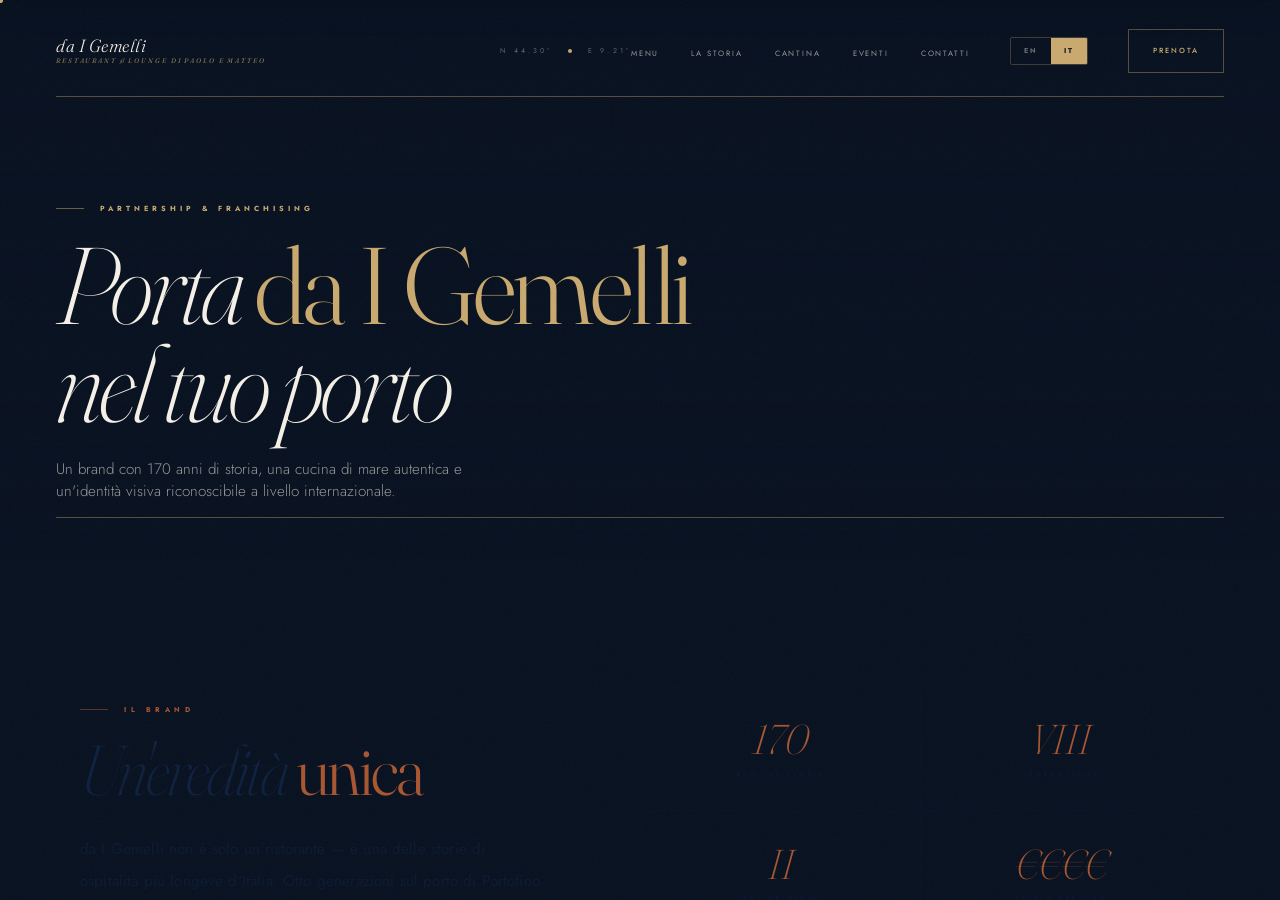
<file: franchising.html>
<!DOCTYPE html>
<html lang="it">
<head>
<meta charset="UTF-8"/>
<meta name="viewport" content="width=device-width,initial-scale=1"/>
<meta name="description" content="Partnership e franchising da I Gemelli: porta 170 anni di storia gastronomica di Portofino in nuove destinazioni di eccellenza."/>
<link rel="alternate" hreflang="it" href="https://daigemelli.com/franchising"/>
<title>Franchising | da I Gemelli · Portofino</title>
<link rel="preconnect" href="https://fonts.googleapis.com"/>
<link rel="preconnect" href="https://fonts.gstatic.com" crossorigin/>
<link rel="preload" as="style" href="https://fonts.googleapis.com/css2?family=Fraunces:ital,opsz,wght@0,9..144,200;0,9..144,300;1,9..144,200;1,9..144,300&family=Jost:wght@300;400;500;700&display=swap" onload="this.onload=null;this.rel='stylesheet'"/>
<noscript><link rel="stylesheet" href="https://fonts.googleapis.com/css2?family=Fraunces:ital,opsz,wght@0,9..144,200;1,9..144,200;1,9..144,300&family=Jost:wght@400;500;700&display=swap"/></noscript>
<link rel="stylesheet" href="style.css?v=lx1"/>
<script type="application/ld+json">{"@context":"https://schema.org","@type":"WebPage","name":"Franchising da I Gemelli · Portofino","url":"https://daigemelli.com/franchising","description":"Partnership e franchising con da I Gemelli: porta l'autenticità di Portofino in nuove destinazioni di eccellenza."}</script>
<link rel="icon" type="image/svg+xml" href="/favicon.svg"/>
<link rel="icon" type="image/png" sizes="32x32" href="/favicon-32x32.png"/>
<link rel="icon" type="image/png" sizes="16x16" href="/favicon-16x16.png"/>
<link rel="apple-touch-icon" sizes="180x180" href="/apple-touch-icon.png"/>
<link rel="manifest" href="/site.webmanifest"/>
<meta name="theme-color" content="#07101f"/>
<link rel="canonical" href="https://daigemelli.com/franchising"/>
</head>
<body>
<nav class="nav" aria-label="Principale">
  <a class="nav__brand" href="index.html" aria-label="da I Gemelli Portofino">
    <div style="font-family:var(--serif);font-size:1.1rem;font-weight:300;font-style:italic;color:var(--cream);letter-spacing:.03em;font-variation-settings:'opsz' 60">da I Gemelli</div>
    <div style="font-size:.42rem;font-weight:400;letter-spacing:.28em;text-transform:uppercase;color:rgba(201,169,110,.75);margin-top:.25rem">Restaurant &amp; Lounge di Paolo e Matteo</div>
  </a>
  <div class="nav__center">
    <div class="nav__coord" style="font-size:.44rem;letter-spacing:.44em;color:rgba(245,241,232,.38);display:flex;align-items:center;gap:1rem;justify-content:center">
      <span>N 44.30°</span><span style="width:4px;height:4px;border-radius:50%;background:var(--gold)"></span><span>E 9.21°</span>
    </div>
  </div>
  <div class="nav__right">
    <ul class="nav__links">
      <li><a href="menu.html">Menu</a></li>
      <li><a href="storia.html">La Storia</a></li>
      <li><a href="cantina.html">Cantina</a></li>
      
      <li><a href="eventi.html">Eventi</a></li>
      <li><a href="contatti.html">Contatti</a></li>
    </ul>
    <div class="lang-toggle">
      <a href="en/franchising.html" class="lang-btn" hreflang="en">EN</a>
      <span class="lang-btn active">IT</span>
    </div>
    <a class="nav__cta" data-mag href="https://www.daigemelli.com/prenotazioni" target="_blank" rel="noopener"><span>Prenota</span></a>
    <button class="burger" aria-label="Menu" aria-expanded="false"><span></span><span></span><span></span></button>
  </div>
</nav>

<main id="main">

<div class="page-hero franc-hero">
  <div class="page-hero__bg" style="background:linear-gradient(135deg,var(--deep) 0%,var(--bg1) 60%,var(--bg3) 100%)"></div>
  <div class="page-hero__veil"></div>
  <div class="page-hero__frame-t"></div>
  <div class="page-hero__frame-b"></div>
  <div class="page-hero__content">
    <p class="page-hero__tag"><span class="hline"></span> Partnership &amp; Franchising</p>
    <h1 class="page-hero__h1">Porta <em>da I Gemelli</em><br/>nel tuo porto</h1>
    <p class="page-hero__sub">Un brand con 170 anni di storia, una cucina di mare autentica e un'identità visiva riconoscibile a livello internazionale.</p>
  </div>
</div>

<section class="franc-intro">
  <div class="wrap">
    <div class="split" style="grid-template-columns:1fr 1.2fr;gap:6rem;align-items:center">
      <div class="reveal">
        <p class="sec-tag terra"><span class="hline"></span> Il Brand</p>
        <h2 class="sec-h dark">Un'eredità<em class="t"> unica</em></h2>
        <p class="sec-body dark">da I Gemelli non è solo un ristorante — è una delle storie di ospitalità più longeve d'Italia. Otto generazioni sul porto di Portofino hanno costruito un brand riconosciuto da una clientela internazionale esigente: viaggiatori, appassionati di gastronomia, amanti del Mediterraneo.</p>
        <p class="sec-body dark" style="margin-top:1rem">La nostra proposta di franchising permette a partner selezionati di portare questa eredità in nuove destinazioni d'eccellenza, mantenendo intatti i valori fondanti: autenticità, qualità della materia prima, servizio raffinato.</p>
      </div>
      <div class="reveal d1">
        <div class="stats-row" style="border-color:rgba(13,31,61,.12)">
          <div class="stat" style="border-color:rgba(13,31,61,.12)">
            <p class="stat__n" style="color:var(--terra)">170</p>
            <p class="stat__l" style="color:rgba(13,31,61,.4)">Anni di storia</p>
          </div>
          <div class="stat" style="border-color:rgba(13,31,61,.12)">
            <p class="stat__n" style="color:var(--terra)">VIII</p>
            <p class="stat__l" style="color:rgba(13,31,61,.4)">Generazione</p>
          </div>
        </div>
        <div class="stats-row" style="border-color:rgba(13,31,61,.12);margin-top:0">
          <div class="stat" style="border-color:rgba(13,31,61,.12)">
            <p class="stat__n" style="color:var(--terra)">II</p>
            <p class="stat__l" style="color:rgba(13,31,61,.4)">Sedi originali</p>
          </div>
          <div class="stat" style="border-color:rgba(13,31,61,.12)">
            <p class="stat__n" style="color:var(--terra)">€€€€</p>
            <p class="stat__l" style="color:rgba(13,31,61,.4)">Fascia premium</p>
          </div>
        </div>
        <p class="pull-quote" style="border-color:var(--terra);color:var(--ink);margin-top:2rem">"L'autenticità non si replica — si tramanda. Cerchiamo partner che condividano questa filosofia."</p>
        <p style="font-size:.6rem;color:rgba(13,31,61,.35);font-style:italic">— Paolo &amp; Matteo Giovannini</p>
      </div>
    </div>
  </div>
</section>

<section class="franc-cards">
  <div class="wrap">
    <p class="sec-tag reveal" style="justify-content:center"><span class="hline"></span> Cosa offriamo <span class="hline"></span></p>
    <h2 class="sec-h light reveal d1" style="text-align:center;margin-bottom:.5rem">Il <em>pacchetto</em> completo</h2>
    <div class="franc-grid">
      <div class="franc-card reveal">
        <p class="franc-card__n">I</p>
        <p class="franc-card__title">Brand &amp; Identità</p>
        <p class="franc-card__desc">Licenza d'uso del brand da I Gemelli, manuale d'identità visiva completo, direzione artistica del locale e supervisione del design degli spazi.</p>
      </div>
      <div class="franc-card reveal d1">
        <p class="franc-card__n">II</p>
        <p class="franc-card__title">Ricette &amp; Know-how</p>
        <p class="franc-card__desc">Accesso al ricettario storico della famiglia Giovannini, training chef in loco a Portofino, selezione e qualifica dei fornitori locali di materia prima.</p>
      </div>
      <div class="franc-card reveal d2">
        <p class="franc-card__n">III</p>
        <p class="franc-card__title">Formazione Staff</p>
        <p class="franc-card__desc">Programma di formazione completo per sala e cucina. Standard di servizio, gestione cantina vini, protocolli di accoglienza del brand.</p>
      </div>
      <div class="franc-card reveal">
        <p class="franc-card__n">IV</p>
        <p class="franc-card__title">Supporto Operativo</p>
        <p class="franc-card__desc">Affiancamento continuo nei primi sei mesi di apertura. Visite periodiche di Paolo o Matteo per mantenere gli standard qualitativi.</p>
      </div>
      <div class="franc-card reveal d1">
        <p class="franc-card__n">V</p>
        <p class="franc-card__title">Cantina &amp; Fornitori</p>
        <p class="franc-card__desc">Accesso alla rete di fornitori preferenziali: cantina vini, produttori di pesce fresco certificato, olio ligure DOP, pasta artigianale.</p>
      </div>
      <div class="franc-card reveal d2">
        <p class="franc-card__n">VI</p>
        <p class="franc-card__title">Marketing &amp; PR</p>
        <p class="franc-card__desc">Inclusione nel sito ufficiale, supporto per le attività di comunicazione locali, accesso ai materiali fotografici e al brand kit completo.</p>
      </div>
    </div>
  </div>
</section>

<section class="franc-process">
  <div class="wrap">
    <p class="sec-tag reveal" style="justify-content:center"><span class="hline"></span> Come iniziare <span class="hline"></span></p>
    <h2 class="sec-h light reveal d1" style="text-align:center;margin-bottom:1rem">Il <em>processo</em></h2>
    <div class="franc-steps">
      <div class="franc-step reveal">
        <p class="franc-step__n">01</p>
        <p class="franc-step__title">Candidatura</p>
        <p class="franc-step__desc">Invia una presentazione riservata: concept della location, città target, esperienza nel settore hospitality.</p>
      </div>
      <div class="franc-step reveal d1">
        <p class="franc-step__n">02</p>
        <p class="franc-step__title">Valutazione</p>
        <p class="franc-step__desc">Paolo e Matteo analizzano la candidatura. Primo incontro riservato a Portofino o nella location proposta.</p>
      </div>
      <div class="franc-step reveal d2">
        <p class="franc-step__n">03</p>
        <p class="franc-step__title">Accordo</p>
        <p class="franc-step__desc">Definizione dei termini di partnership, area di esclusività, durata dell'accordo e piano di sviluppo.</p>
      </div>
      <div class="franc-step reveal d3">
        <p class="franc-step__n">04</p>
        <p class="franc-step__title">Apertura</p>
        <p class="franc-step__desc">Formazione staff a Portofino, supervisione design e setup, affiancamento nell'apertura e nei primi mesi.</p>
      </div>
    </div>
  </div>
</section>

<section class="franc-cta">
  <div class="wrap">
    <p class="sec-tag reveal" style="justify-content:center"><span class="hline"></span> Contatto riservato <span class="hline"></span></p>
    <h2 class="sec-h light reveal d1" style="margin-bottom:1.5rem">Scrivici <em>in forma riservata</em></h2>
    <p class="sec-body light reveal d2" style="text-align:center;max-width:52ch;margin:0 auto 2.5rem">Le candidature sono valutate con la massima riservatezza. Accettiamo un numero limitato di partner per garantire la qualità del brand.</p>
    <div class="reveal d3" style="display:flex;gap:1rem;justify-content:center;flex-wrap:wrap">
      <a class="btn btn--gold" data-mag href="mailto:info@daigemelli.com?subject=Franchising%20da%20I%20Gemelli"><span>Scrivi via email</span></a>
      <a class="btn btn--wa" href="https://wa.me/393335297759?text=Ciao%2C%20vorrei%20informazioni%20su%20da%20I%20Gemelli&text=Ciao%2C%20vorrei%20informazioni%20riservate%20sul%20franchising%20da%20I%20Gemelli" target="_blank" rel="noopener"><span><svg viewBox="0 0 24 24" fill="currentColor" aria-hidden="true"><path d="M17.472 14.382c-.297-.149-1.758-.867-2.03-.967-.273-.099-.471-.148-.67.15-.197.297-.767.966-.94 1.164-.173.199-.347.223-.644.075-.297-.15-1.255-.463-2.39-1.475-.883-.788-1.48-1.761-1.653-2.059-.173-.297-.018-.458.13-.606.134-.133.298-.347.446-.52.149-.174.198-.298.298-.497.099-.198.05-.371-.025-.52-.075-.149-.669-1.612-.916-2.207-.242-.579-.487-.5-.669-.51-.173-.008-.371-.01-.57-.01-.198 0-.52.074-.792.372-.272.297-1.04 1.016-1.04 2.479 0 1.462 1.065 2.875 1.213 3.074.149.198 2.096 3.2 5.077 4.487.709.306 1.262.489 1.694.625.712.227 1.36.195 1.871.118.571-.085 1.758-.719 2.006-1.413.248-.694.248-1.289.173-1.413-.074-.124-.272-.198-.57-.347m-5.421 7.403h-.004a9.87 9.87 0 0 1-5.031-1.378l-.361-.214-3.741.982.998-3.648-.235-.374a9.86 9.86 0 0 1-1.51-5.26c.001-5.45 4.436-9.884 9.888-9.884 2.64 0 5.122 1.03 6.988 2.898a9.825 9.825 0 0 1 2.893 6.994c-.003 5.45-4.437 9.884-9.885 9.884m8.413-18.297A11.815 11.815 0 0 0 12.05 0C5.495 0 .16 5.335.157 11.892c0 2.096.547 4.142 1.588 5.945L.057 24l6.305-1.654a11.882 11.882 0 0 0 5.683 1.448h.005c6.554 0 11.89-5.335 11.893-11.893a11.821 11.821 0 0 0-3.48-8.413Z"/></svg> WhatsApp riservato</span></a>
    </div>
    <p class="franc-disclaimer reveal d4">da I Gemelli si riserva il diritto di selezionare i partner in base a criteri di qualità, coerenza con i valori del brand e potenziale della location. Non tutte le candidature vengono accettate.</p>
  </div>
</section>

</main>

<footer class="footer" aria-label="Footer">
  <div class="wrap">
    <div class="footer__wordmark" aria-hidden="true">da I Gemelli</div>
    <div class="footer__grid">
      <div>
        <p class="footer__brand">da I Gemelli</p>
        <p class="footer__tag">Ristorante di pesce e lounge bar sul porto di Portofino. Otto generazioni della famiglia Giovannini dal 1850.</p>
      </div>
      <div class="footer__col"><h4>Contatti</h4><address>
        <a href="tel:+390185269089">+39 0185 269089</a><br/>
        <a href="mailto:info@daigemelli.com">info@daigemelli.com</a>
      </address></div>
      <div class="footer__col"><h4>Pagine</h4><p>
        <a href="index.html">Home</a><br/>
        <a href="menu.html">Il Menu</a><br/>
        <a href="cantina.html">Cantina</a><br/>
        <a href="eventi.html">Private Events</a>
      </p></div>
      <div class="footer__col"><h4>Legal</h4><p>
        Giovannini Matteo &amp; C. snc<br/>P.IVA 00179550991<br/>
        16034 Portofino (GE)
      </p></div>
    </div>
    <div class="footer__bottom">
      <p class="footer__copy">&copy; MMXXVI da I Gemelli · Portofino</p>
      <p class="footer__piva">Edizione MMXXVI</p>
    </div>
  </div>
</footer>

<a class="wa-float" href="https://wa.me/393335297759?text=Ciao%2C%20vorrei%20informazioni%20su%20da%20I%20Gemelli" target="_blank" rel="noopener" aria-label="WhatsApp"><svg viewBox="0 0 24 24" fill="currentColor" aria-hidden="true"><path d="M17.472 14.382c-.297-.149-1.758-.867-2.03-.967-.273-.099-.471-.148-.67.15-.197.297-.767.966-.94 1.164-.173.199-.347.223-.644.075-.297-.15-1.255-.463-2.39-1.475-.883-.788-1.48-1.761-1.653-2.059-.173-.297-.018-.458.13-.606.134-.133.298-.347.446-.52.149-.174.198-.298.298-.497.099-.198.05-.371-.025-.52-.075-.149-.669-1.612-.916-2.207-.242-.579-.487-.5-.669-.51-.173-.008-.371-.01-.57-.01-.198 0-.52.074-.792.372-.272.297-1.04 1.016-1.04 2.479 0 1.462 1.065 2.875 1.213 3.074.149.198 2.096 3.2 5.077 4.487.709.306 1.262.489 1.694.625.712.227 1.36.195 1.871.118.571-.085 1.758-.719 2.006-1.413.248-.694.248-1.289.173-1.413-.074-.124-.272-.198-.57-.347m-5.421 7.403h-.004a9.87 9.87 0 0 1-5.031-1.378l-.361-.214-3.741.982.998-3.648-.235-.374a9.86 9.86 0 0 1-1.51-5.26c.001-5.45 4.436-9.884 9.888-9.884 2.64 0 5.122 1.03 6.988 2.898a9.825 9.825 0 0 1 2.893 6.994c-.003 5.45-4.437 9.884-9.885 9.884m8.413-18.297A11.815 11.815 0 0 0 12.05 0C5.495 0 .16 5.335.157 11.892c0 2.096.547 4.142 1.588 5.945L.057 24l6.305-1.654a11.882 11.882 0 0 0 5.683 1.448h.005c6.554 0 11.89-5.335 11.893-11.893a11.821 11.821 0 0 0-3.48-8.413Z"/></svg></a>
<script src="main.js?v=lx1" defer></script>
<a class="mobile-cta-sticky" href="https://www.daigemelli.com/prenotazioni" target="_blank" rel="noopener" aria-label="Prenota un tavolo">Prenota un Tavolo</a>
</body>
</html>
</file>
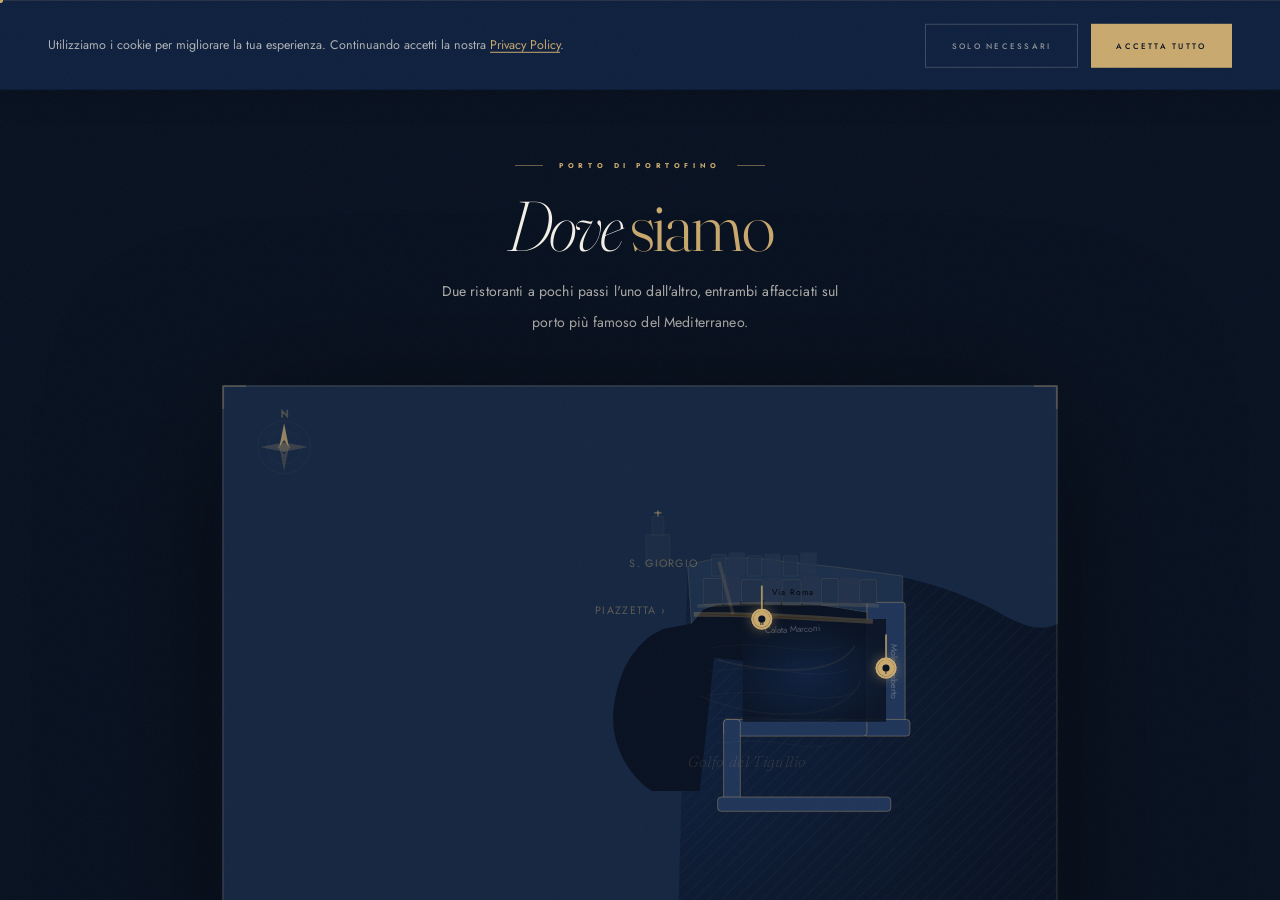
<file: mappa.html>
<!DOCTYPE html>
<html lang="it">
<head>
<meta charset="UTF-8"/>
<meta name="viewport" content="width=device-width,initial-scale=1"/>
<title>Come trovarci — da I Gemelli · Portofino</title>
<meta name="description" content="Mappa interattiva di Portofino con la posizione dei due ristoranti da I Gemelli sul porto."/>
<link rel="preconnect" href="https://fonts.googleapis.com"/>
<link rel="preconnect" href="https://fonts.gstatic.com" crossorigin/>
<link rel="preload" as="style" href="https://fonts.googleapis.com/css2?family=Fraunces:ital,opsz,wght@0,9..144,200;1,9..144,200;1,9..144,300&family=Jost:wght@400;500&display=swap" onload="this.onload=null;this.rel='stylesheet'"/>
<noscript><link rel="stylesheet" href="https://fonts.googleapis.com/css2?family=Fraunces:ital,opsz,wght@0,9..144,200;1,9..144,200;1,9..144,300&family=Jost:wght@400;500&display=swap"/></noscript>
<link rel="stylesheet" href="style.css?v=lx1"/>
<style>
/* Map page */
.map-page{background:var(--bg);min-height:100svh;padding-top:5rem}
.map-page__hero{padding:5rem 0 3rem;text-align:center}
.map-wrapper{
  max-width:900px;margin:0 auto;padding:0 2rem 6rem;
}
/* SVG Container */
.porto-map{
  width:100%;max-width:860px;margin:0 auto;
  position:relative;overflow:visible;
  filter:drop-shadow(0 20px 80px rgba(0,0,0,.5));
}
.porto-map svg{width:100%;height:auto;display:block}

/* Map elements */
.map-water{fill:#071020}
.map-sea{fill:#0a1830}
.map-land{fill:#142540}
.map-quay{fill:#1a2e4a;stroke:#c9a96e;stroke-width:.5;stroke-opacity:.3}
.map-molo{fill:#1e3458;stroke:#c9a96e;stroke-width:.8;stroke-opacity:.4}
.map-building{fill:#1d2e46;stroke:#c9a96e;stroke-width:.4;stroke-opacity:.25}
.map-building--warm{fill:#22304a}
.map-road{stroke:rgba(201,169,110,.15);stroke-width:3;fill:none}
.map-road--main{stroke:rgba(201,169,110,.25);stroke-width:4}
.map-contour{fill:none;stroke:rgba(201,169,110,.08);stroke-width:1.5}
.map-label{
  font-family:'Jost',sans-serif;font-size:9px;font-weight:400;
  letter-spacing:.12em;text-transform:uppercase;
  fill:rgba(201,169,110,.4);
}
.map-label--sm{font-size:7px;letter-spacing:.1em}
.map-label--street{font-size:7.5px;fill:rgba(245,241,232,.3)}
.map-water-label{
  font-family:'Fraunces',serif;font-size:13px;font-weight:200;
  font-style:italic;fill:rgba(201,169,110,.2);letter-spacing:.04em;
}
.map-compass{fill:none;stroke:rgba(201,169,110,.3);stroke-width:.8}
.map-compass text{font-size:7px;fill:rgba(201,169,110,.5);font-family:'Jost',sans-serif;font-weight:500;letter-spacing:.1em}

/* Restaurant pins */
.pin-group{cursor:pointer}
.pin-pulse{
  fill:none;stroke:var(--gold);stroke-width:1.5;
  transform-origin:center;transform-box:fill-box;
  animation:pinPulse 2.5s ease-out infinite;
}
.pin-pulse:nth-child(2){animation-delay:.6s}
@keyframes pinPulse{
  0%{r:8;opacity:.6}100%{r:22;opacity:0}
}
.pin-dot{
  fill:var(--gold);
  filter:drop-shadow(0 0 6px rgba(201,169,110,.8));
  transition:r .3s;
}
.pin-group:hover .pin-dot{r:9}
.pin-group:hover .pin-pulse{stroke:var(--gold2)}

/* Tooltip card */
.map-tooltip{
  position:absolute;
  background:var(--bg1);
  border:1px solid var(--line);
  padding:1.4rem 1.6rem;
  pointer-events:none;
  opacity:0;transform:translateY(6px);
  transition:opacity .3s,transform .3s;
  width:240px;z-index:10;
  box-shadow:0 12px 40px rgba(0,0,0,.4);
}
.map-tooltip.visible{opacity:1;transform:none}
.map-tooltip__name{
  font-family:'Fraunces',serif;font-size:1.1rem;font-weight:200;
  font-style:italic;color:var(--cream);margin-bottom:.5rem;
  font-variation-settings:"opsz" 60;
}
.map-tooltip__addr{font-size:.7rem;color:rgba(245,241,232,.55);line-height:1.8;margin-bottom:.8rem}
.map-tooltip__tel{font-size:.75rem;color:var(--gold);display:block;margin-bottom:.4rem}
.map-tooltip__closed{font-size:.44rem;font-weight:500;letter-spacing:.3em;text-transform:uppercase;color:var(--terra)}
.map-tooltip__tag{font-size:.42rem;font-weight:500;letter-spacing:.38em;text-transform:uppercase;color:var(--gold);margin-bottom:.5rem}

/* Legend */
.map-legend{
  display:flex;gap:2.5rem;justify-content:center;flex-wrap:wrap;
  margin-top:2rem;padding-top:1.5rem;border-top:1px solid var(--line);
}
.map-legend-item{display:flex;align-items:center;gap:.7rem;
  font-size:.5rem;font-weight:500;letter-spacing:.28em;text-transform:uppercase;
  color:rgba(245,241,232,.6)}
.map-legend-dot{width:10px;height:10px;border-radius:50%;background:var(--gold);
  box-shadow:0 0 8px rgba(201,169,110,.5)}

/* CTA buttons below map */
.map-actions{display:flex;gap:1rem;justify-content:center;flex-wrap:wrap;margin-top:3rem}

@media(max-width:640px){
  .map-tooltip{width:200px;padding:1rem 1.2rem}
  .map-page__hero{padding:4rem 0 2rem}
  .map-wrapper{padding:0 1rem 4rem}
}
</style>
<link rel="icon" type="image/svg+xml" href="/favicon.svg"/>
<link rel="icon" type="image/png" sizes="32x32" href="/favicon-32x32.png"/>
<link rel="icon" type="image/png" sizes="16x16" href="/favicon-16x16.png"/>
<link rel="apple-touch-icon" sizes="180x180" href="/apple-touch-icon.png"/>
<link rel="manifest" href="/site.webmanifest"/>
<meta name="theme-color" content="#07101f"/>
<link rel="canonical" href="https://daigemelli.com/mappa"/>
</head>
<body>
<nav class="nav">
  <a class="nav__brand" href="index.html" aria-label="da I Gemelli Portofino" style="font-family:var(--serif);font-size:1.1rem;font-weight:300;font-style:italic;color:var(--cream);font-variation-settings:'opsz' 60">
    da I Gemelli
    <div style="font-size:.42rem;letter-spacing:.28em;text-transform:uppercase;color:rgba(201,169,110,.75);margin-top:.25rem">Restaurant &amp; Lounge di Paolo e Matteo</div>
  </a>
  <div class="nav__center">
    <div class="nav__coord" style="font-size:.44rem;letter-spacing:.44em;color:rgba(245,241,232,.4);display:flex;align-items:center;gap:1rem;justify-content:center">
      <span>N 44.30°</span><span class="dot" style="width:4px;height:4px;border-radius:50%;background:var(--gold);flex-shrink:0"></span><span>E 9.21°</span>
    </div>
  </div>
  <div class="nav__right">
    <ul class="nav__links">
      <li><a href="contatti.html">Contatti</a></li>
      <li><a href="franchising.html">Franchising</a></li>
    </ul>
    <a class="nav__cta" data-mag href="https://www.daigemelli.com/prenotazioni" target="_blank" rel="noopener"><span>Prenota</span></a>
    <button class="burger" aria-label="Menu"><span></span><span></span><span></span></button>
  </div>
</nav>

<main class="map-page" id="main">
  <div class="map-page__hero">
    <p class="sec-tag reveal" style="justify-content:center"><span class="hline"></span> Porto di Portofino <span class="hline"></span></p>
    <h1 class="sec-h light reveal d1">Dove <em>siamo</em></h1>
    <p class="sec-body light reveal d2" style="text-align:center;max-width:50ch;margin:1rem auto 0;font-size:.88rem">
      Due ristoranti a pochi passi l'uno dall'altro, entrambi affacciati sul porto più famoso del Mediterraneo.
    </p>
  </div>

  <div class="map-wrapper">
    <!-- Tooltip 1 -->
    <div class="map-tooltip" id="tt1" role="tooltip">
      <p class="map-tooltip__tag">Sede I</p>
      <p class="map-tooltip__name">da I Gemelli Molo</p>
      <p class="map-tooltip__addr">Molo Umberto 1-5<br/>16034 Portofino (GE)</p>
      <a href="tel:+390185269089" class="map-tooltip__tel">+39 0185 269089</a>
      <p class="map-tooltip__closed">Chiuso il Martedì</p>
    </div>
    <!-- Tooltip 2 -->
    <div class="map-tooltip" id="tt2" role="tooltip">
      <p class="map-tooltip__tag">Sede II</p>
      <p class="map-tooltip__name">da I Gemelli</p>
      <p class="map-tooltip__addr">Calata Marconi 7<br/>16034 Portofino (GE)</p>
      <a href="tel:+390185269257" class="map-tooltip__tel">+39 0185 269257</a>
      <p class="map-tooltip__closed">Chiuso il Giovedì</p>
    </div>

    <!-- ══════════ SVG MAP ══════════ -->
    <div class="porto-map">
      <svg viewBox="0 0 700 520" xmlns="http://www.w3.org/2000/svg"
           role="img" aria-label="Mappa del porto di Portofino con i due ristoranti da I Gemelli">

        <defs>
          <!-- Water gradient -->
          <radialGradient id="waterGrad" cx="45%" cy="55%" r="60%">
            <stop offset="0%" stop-color="#0e2040"/>
            <stop offset="100%" stop-color="#071020"/>
          </radialGradient>
          <!-- Land gradient -->
          <linearGradient id="landGrad" x1="0" y1="0" x2="0" y2="1">
            <stop offset="0%" stop-color="#182f4d"/>
            <stop offset="100%" stop-color="#0f2035"/>
          </linearGradient>
          <!-- Pin glow filter -->
          <filter id="pinGlow" x="-50%" y="-50%" width="200%" height="200%">
            <feGaussianBlur stdDeviation="3" result="blur"/>
            <feComposite in="SourceGraphic" in2="blur" operator="over"/>
          </filter>
          <!-- Subtle inner shadow on water -->
          <filter id="innerShadow">
            <feGaussianBlur stdDeviation="4"/>
          </filter>
          <!-- Gold line pattern -->
          <pattern id="hatchGold" patternUnits="userSpaceOnUse" width="8" height="8" patternTransform="rotate(45)">
            <line x1="0" y1="0" x2="0" y2="8" stroke="rgba(201,169,110,0.06)" stroke-width="1"/>
          </pattern>
        </defs>

        <!-- ── Sea background ── -->
        <rect width="700" height="520" fill="url(#waterGrad)"/>
        <!-- Hatch overlay on sea -->
        <rect width="700" height="520" fill="url(#hatchGold)"/>

        <!-- ── Portofino peninsula / land mass ── -->
        <!-- Main land mass (simplified Portofino promontory shape) -->
        <path class="map-land" d="
          M0,0 L700,0 L700,200
          C680,210 660,195 640,185
          C620,175 600,168 575,162
          C555,158 535,155 510,152
          C490,150 472,148 458,146
          C445,145 432,144 420,145
          C408,146 398,148 390,152
          L380,520 L0,520 Z
        "/>

        <!-- ── Harbor quay / waterfront (Calata Marconi area) ── -->
        <path class="map-quay" d="
          M390,152 C398,148 408,146 420,145
          C432,144 445,145 458,146
          C472,148 490,150 510,152
          C535,155 555,158 570,160
          L570,195 C548,192 525,188 505,185
          C482,182 462,180 445,180
          C428,181 415,183 403,188
          L393,200 Z
        "/>

        <!-- ── The harbor bay water ── -->
        <path class="map-water" d="
          M393,200 L403,188 C415,183 428,181 445,180
          C462,180 482,182 505,185
          C525,188 548,192 570,195
          L570,210 C558,215 540,220 520,224
          C500,228 478,230 458,232
          C440,232 425,230 412,228
          L400,340 L360,340
          C345,330 335,315 330,298
          C325,280 328,260 335,242
          C342,224 355,210 370,204
          Z
        " fill="url(#waterGrad)"/>

        <!-- ── Molo Umberto (the pier) ── -->
        <!-- Pier base (land connection) -->
        <rect class="map-molo" x="540" y="182" width="32" height="110" rx="2"/>
        <!-- Pier extension going south -->
        <rect class="map-molo" x="536" y="280" width="40" height="14" rx="3"/>
        <!-- Pier arm going west -->
        <rect class="map-molo" x="420" y="280" width="120" height="14" rx="3"/>
        <!-- Pier arm going south from west end -->
        <rect class="map-molo" x="420" y="280" width="14" height="70" rx="3"/>
        <!-- Pier cap -->
        <rect class="map-molo" x="415" y="345" width="145" height="12" rx="3"/>
        <!-- Inner harbor water (between molo arms) -->
        <path fill="url(#waterGrad)" d="M436,196 L556,196 L556,282 L436,282 Z" opacity=".9"/>

        <!-- ── Waterfront buildings (Piazzetta area — north shore) ── -->
        <!-- Row of colorful facades along Calata Marconi -->
        <rect class="map-building" x="403" y="162" width="16" height="22" rx="1"/>
        <rect class="map-building--warm" x="420" y="160" width="14" height="24" rx="1"/>
        <rect class="map-building" x="435" y="163" width="18" height="20" rx="1"/>
        <rect class="map-building--warm" x="454" y="161" width="14" height="23" rx="1"/>
        <rect class="map-building" x="469" y="163" width="16" height="21" rx="1"/>
        <rect class="map-building--warm" x="486" y="160" width="15" height="24" rx="1"/>
        <rect class="map-building" x="502" y="162" width="14" height="22" rx="1"/>
        <rect class="map-building--warm" x="517" y="161" width="16" height="23" rx="1"/>
        <rect class="map-building" x="534" y="163" width="14" height="20" rx="1"/>
        <!-- Second row back -->
        <rect class="map-building" x="410" y="142" width="12" height="18" rx="1" opacity=".7"/>
        <rect class="map-building--warm" x="424" y="140" width="14" height="19" rx="1" opacity=".7"/>
        <rect class="map-building" x="440" y="143" width="12" height="17" rx="1" opacity=".7"/>
        <rect class="map-building--warm" x="454" y="141" width="14" height="19" rx="1" opacity=".7"/>
        <rect class="map-building" x="470" y="143" width="12" height="17" rx="1" opacity=".7"/>
        <rect class="map-building--warm" x="484" y="140" width="14" height="19" rx="1" opacity=".7"/>

        <!-- Chiesa di San Giorgio (on the hill, schematized) -->
        <rect class="map-building" x="355" y="125" width="20" height="26" rx="1" opacity=".6"/>
        <!-- Bell tower -->
        <rect class="map-building" x="360" y="110" width="10" height="16" rx="1" opacity=".5"/>
        <!-- Church cross -->
        <line x1="365" y1="105" x2="365" y2="110" stroke="rgba(201,169,110,0.4)" stroke-width="1.5"/>
        <line x1="362" y1="107" x2="368" y2="107" stroke="rgba(201,169,110,0.4)" stroke-width="1.5"/>

        <!-- ── Roads ── -->
        <!-- Calata Marconi (main waterfront) -->
        <path class="map-road--main" d="M395,192 C410,192 430,192 455,193 C480,194 510,196 545,198"/>
        <!-- Via Roma (behind buildings) -->
        <path class="map-road" d="M398,185 C415,184 440,183 465,183 C490,183 520,184 550,185"/>
        <!-- Salita to piazzetta -->
        <path class="map-road" d="M428,192 C426,185 424,178 422,170 C420,162 418,154 416,148"/>

        <!-- ── Sea depth contour lines ── -->
        <path class="map-contour" d="M415,230 C430,235 460,240 490,238 C510,236 525,228 530,218"/>
        <path class="map-contour" d="M400,260 C420,270 455,278 490,275 C515,272 530,260 535,248" opacity=".5"/>

        <!-- ── Water shimmer ── -->
        <path fill="none" stroke="rgba(201,169,110,.04)" stroke-width="1"
              d="M410,220 Q440,215 470,220 Q500,225 520,218"/>
        <path fill="none" stroke="rgba(201,169,110,.04)" stroke-width="1"
              d="M408,240 Q440,235 475,240 Q505,245 525,238"/>
        <path fill="none" stroke="rgba(201,169,110,.04)" stroke-width="1"
              d="M406,260 Q440,255 480,260 Q510,265 528,258"/>
        <path fill="none" stroke="rgba(245,241,232,.03)" stroke-width=".8"
              d="M412,280 Q445,276 478,281 Q505,285 520,278"/>
        <path fill="none" stroke="rgba(245,241,232,.03)" stroke-width=".8"
              d="M415,300 Q448,296 476,301 Q500,306 515,299"/>

        <!-- ── Labels ── -->
        <!-- Water label -->
        <text class="map-water-label" x="440" y="320" text-anchor="middle">Golfo del Tigullio</text>
        <!-- Calata Marconi -->
        <text class="map-label--street" x="478" y="207" text-anchor="middle"
              transform="rotate(-2,478,207)">Calata Marconi</text>
        <!-- Molo Umberto -->
        <text class="map-label--street" x="560" y="240" text-anchor="middle"
              transform="rotate(90,560,240)">Molo Umberto</text>
        <!-- Via Roma -->
        <text class="map-label--sm" x="478" y="176" text-anchor="middle">Via Roma</text>
        <!-- Piazzetta direction -->
        <text class="map-label" x="372" y="192" text-anchor="end" font-size="7">Piazzetta ›</text>
        <!-- Church label -->
        <text class="map-label" x="370" y="152" text-anchor="middle" font-size="6.5">S. Giorgio</text>

        <!-- ── Compass rose ── -->
        <g transform="translate(52,52)">
          <circle r="22" class="map-compass" stroke-opacity=".2"/>
          <circle r="14" class="map-compass" stroke-opacity=".15"/>
          <!-- N arrow -->
          <path d="M0,-20 L-4,0 L0,-6 L4,0 Z" fill="rgba(201,169,110,.7)"/>
          <path d="M0,20 L-4,0 L0,6 L4,0 Z" fill="rgba(201,169,110,.2)"/>
          <path d="M-20,0 L0,-4 L6,0 L0,4 Z" fill="rgba(201,169,110,.2)"/>
          <path d="M20,0 L0,-4 L-6,0 L0,4 Z" fill="rgba(201,169,110,.2)"/>
          <text class="map-compass" text-anchor="middle" y="-25" font-size="8" fill="rgba(201,169,110,.8)" stroke="none">N</text>
        </g>

        <!-- ── Scale bar ── -->
        <g transform="translate(580,472)">
          <line x1="0" y1="0" x2="80" y2="0" stroke="rgba(201,169,110,.3)" stroke-width="1"/>
          <line x1="0" y1="-4" x2="0" y2="4" stroke="rgba(201,169,110,.3)" stroke-width="1"/>
          <line x1="80" y1="-4" x2="80" y2="4" stroke="rgba(201,169,110,.3)" stroke-width="1"/>
          <text x="40" y="-8" text-anchor="middle" class="map-label" font-size="6">100 m</text>
        </g>

        <!-- ══════════ RESTAURANT PINS ══════════ -->

        <!-- PIN 1: da I Gemelli Molo (Molo Umberto 1-5) -->
        <!-- Position: at the connection of the molo to land, ~(556, 240) -->
        <g class="pin-group" id="pin1" role="button" aria-label="da I Gemelli Molo — Molo Umberto 1-5"
           tabindex="0" transform="translate(556,237)">
          <!-- Pulse rings -->
          <circle class="pin-pulse" r="8"/>
          <circle class="pin-pulse" r="8" style="animation-delay:.6s"/>
          <!-- Stem -->
          <line x1="0" y1="-6" x2="0" y2="-28" stroke="var(--gold)" stroke-width="1.5" opacity=".8"/>
          <!-- Dot -->
          <circle class="pin-dot" r="7" filter="url(#pinGlow)"/>
          <!-- Inner dot -->
          <circle r="3" fill="var(--bg)"/>
          <!-- Number label -->
          <text y="5" text-anchor="middle" font-size="5.5" font-weight="500"
                fill="var(--bg)" font-family="'Jost',sans-serif">I</text>
        </g>

        <!-- PIN 2: da I Gemelli Calata Marconi 7 -->
        <!-- Position: on the waterfront promenade ~(452,196) -->
        <g class="pin-group" id="pin2" role="button" aria-label="da I Gemelli — Calata Marconi 7"
           tabindex="0" transform="translate(452,196)">
          <!-- Pulse rings -->
          <circle class="pin-pulse" r="8" style="animation-delay:.4s"/>
          <circle class="pin-pulse" r="8" style="animation-delay:1s"/>
          <!-- Stem -->
          <line x1="0" y1="-6" x2="0" y2="-28" stroke="var(--gold)" stroke-width="1.5" opacity=".8"/>
          <!-- Dot -->
          <circle class="pin-dot" r="7" filter="url(#pinGlow)"/>
          <!-- Inner dot -->
          <circle r="3" fill="var(--bg)"/>
          <!-- Number label -->
          <text y="5" text-anchor="middle" font-size="5.5" font-weight="500"
                fill="var(--bg)" font-family="'Jost',sans-serif">II</text>
        </g>

        <!-- ── Border frame ── -->
        <rect x="1" y="1" width="698" height="518" rx="2"
              fill="none" stroke="rgba(201,169,110,.12)" stroke-width="1.5"/>
        <!-- Corner markers -->
        <path d="M1,20 L1,1 L20,1" fill="none" stroke="rgba(201,169,110,.25)" stroke-width="1.5"/>
        <path d="M680,1 L699,1 L699,20" fill="none" stroke="rgba(201,169,110,.25)" stroke-width="1.5"/>
        <path d="M1,500 L1,519 L20,519" fill="none" stroke="rgba(201,169,110,.25)" stroke-width="1.5"/>
        <path d="M680,519 L699,519 L699,500" fill="none" stroke="rgba(201,169,110,.25)" stroke-width="1.5"/>
      </svg>
    </div><!-- .porto-map -->

    <!-- Legend -->
    <div class="map-legend">
      <div class="map-legend-item">
        <span class="map-legend-dot"></span>
        I — da I Gemelli Molo · Molo Umberto 1-5
      </div>
      <div class="map-legend-item">
        <span class="map-legend-dot"></span>
        II — da I Gemelli · Calata Marconi 7
      </div>
    </div>

    <!-- CTA -->
    <div class="map-actions">
      <a class="btn btn--gold" data-mag href="https://maps.google.com/?q=da+I+Gemelli+Portofino+Molo+Umberto" target="_blank" rel="noopener">
        <span>Apri Molo in Maps</span>
      </a>
      <a class="btn btn--outline" data-mag href="https://maps.google.com/?q=Calata+Marconi+7+Portofino" target="_blank" rel="noopener">
        <span>Apri Calata Marconi</span>
      </a>
      <a class="btn btn--wa" href="https://wa.me/393335297759" target="_blank" rel="noopener">
        <span>Scrivi su WhatsApp</span>
      </a>
    </div>
  </div><!-- .map-wrapper -->
</main>

<script src="main.js?v=lx1" defer></script>
<script>
// Tooltip interaction
const pins = [
  {pin:'pin1', tt:'tt1'},
  {pin:'pin2', tt:'tt2'},
];

function showTooltip(pinEl, ttEl){
  const svg = document.querySelector('.porto-map svg');
  const svgRect = svg.getBoundingClientRect();
  const wrapper = document.querySelector('.map-wrapper');
  const wRect = wrapper.getBoundingClientRect();

  const pt = svg.createSVGPoint();
  const ctm = pinEl.getScreenCTM();
  const tx = parseFloat(pinEl.getAttribute('transform').split('translate(')[1]);
  const ty = parseFloat(pinEl.getAttribute('transform').split(',')[1]);
  pt.x = tx; pt.y = ty;
  const screenPt = pt.matrixTransform(ctm);

  const relX = screenPt.x - wRect.left;
  const relY = screenPt.y - wRect.top;

  ttEl.style.left = Math.min(relX - 20, wRect.width - 260) + 'px';
  ttEl.style.top  = (relY - ttEl.offsetHeight - 50) + 'px';
  ttEl.classList.add('visible');
}

pins.forEach(({pin, tt}) => {
  const pinEl = document.getElementById(pin);
  const ttEl  = document.getElementById(tt);
  if(!pinEl || !ttEl) return;

  pinEl.addEventListener('mouseenter', () => showTooltip(pinEl, ttEl));
  pinEl.addEventListener('focus',      () => showTooltip(pinEl, ttEl));
  pinEl.addEventListener('mouseleave', () => ttEl.classList.remove('visible'));
  pinEl.addEventListener('blur',       () => ttEl.classList.remove('visible'));
  pinEl.addEventListener('click', () => ttEl.classList.toggle('visible'));
});

// Close tooltips on outside click
document.addEventListener('click', e => {
  if(!e.target.closest('.pin-group')){
    document.querySelectorAll('.map-tooltip').forEach(t => t.classList.remove('visible'));
  }
});
</script>
<a class="mobile-cta-sticky" href="https://www.daigemelli.com/prenotazioni" target="_blank" rel="noopener" aria-label="Prenota un tavolo">Prenota un Tavolo</a>
</body>
</html>
</file>
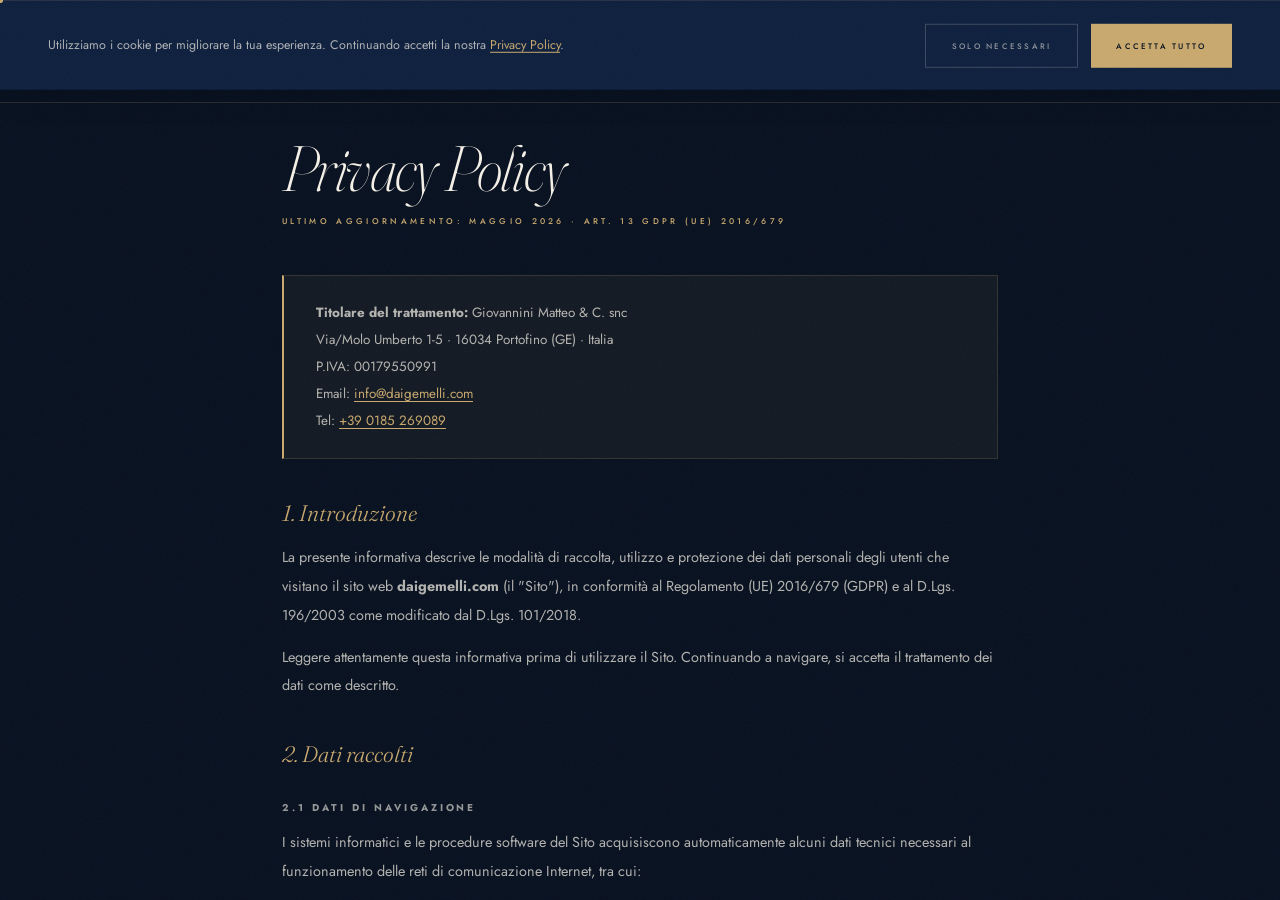
<file: privacy.html>
<!DOCTYPE html>
<html lang="it">
<head>
<meta charset="UTF-8"/>
<meta name="viewport" content="width=device-width,initial-scale=1"/>
<meta name="description" content="Informativa sulla privacy e sul trattamento dei dati personali del sito daigemelli.com — Giovannini Matteo & C. snc · Portofino"/>
<meta name="robots" content="noindex"/>
<title>Privacy Policy | da I Gemelli · Portofino</title>
<link rel="icon" type="image/svg+xml" href="/favicon.svg"/>
<link rel="icon" type="image/png" sizes="32x32" href="/favicon-32x32.png"/>
<link rel="apple-touch-icon" sizes="180x180" href="/apple-touch-icon.png"/>
<link rel="manifest" href="/site.webmanifest"/>
<meta name="theme-color" content="#07101f"/>
<link rel="preconnect" href="https://fonts.googleapis.com"/>
<link rel="preconnect" href="https://fonts.gstatic.com" crossorigin/>
<link rel="preload" as="style" href="https://fonts.googleapis.com/css2?family=Fraunces:ital,opsz,wght@0,9..144,200;1,9..144,200;1,9..144,300&family=Jost:wght@400;500;700&display=swap" onload="this.onload=null;this.rel='stylesheet'"/>
<noscript><link rel="stylesheet" href="https://fonts.googleapis.com/css2?family=Fraunces:ital,opsz,wght@1,9..144,200;1,9..144,300&family=Jost:wght@400;500&display=swap"/></noscript>
<link rel="stylesheet" href="style.css?v=lx1"/>
<style>
.privacy-page{max-width:780px;margin:0 auto;padding:8rem 2rem 6rem;color:var(--cream)}
.privacy-page h1{font-family:var(--serif);font-size:clamp(2.5rem,5vw,4rem);font-weight:200;
  font-style:italic;color:var(--cream);letter-spacing:-.025em;
  font-variation-settings:"opsz" 144;margin-bottom:.5rem}
.privacy-page .update{font-size:.52rem;font-weight:500;letter-spacing:.4em;
  text-transform:uppercase;color:var(--gold);margin-bottom:3rem;display:block}
.privacy-page h2{font-family:var(--serif);font-size:1.4rem;font-weight:300;font-style:italic;
  color:var(--gold);margin:2.5rem 0 1rem;font-variation-settings:"opsz" 60}
.privacy-page h3{font-size:.62rem;font-weight:700;letter-spacing:.3em;text-transform:uppercase;
  color:rgba(245,241,232,.6);margin:2rem 0 .8rem}
.privacy-page p,.privacy-page li{font-size:.9rem;line-height:2;
  color:rgba(245,241,232,.72);margin-bottom:.8rem}
.privacy-page ul{padding-left:1.5rem;margin-bottom:1rem}
.privacy-page li{margin-bottom:.4rem}
.privacy-page a{color:var(--gold);text-decoration:underline;
  text-underline-offset:3px;transition:color .3s}
.privacy-page a:hover{color:var(--gold-bright)}
.privacy-page .box{background:rgba(201,169,110,.06);border:1px solid var(--line);
  padding:1.5rem 2rem;margin:2rem 0;border-left:2px solid var(--gold)}
.privacy-page .box p{margin:0;font-size:.84rem}
hr{border:none;border-top:1px solid var(--line);margin:2.5rem 0}
</style>
<link rel="canonical" href="https://daigemelli.com/privacy"/>
</head>
<body style="background:var(--bg)">
<nav class="nav" style="border-bottom:1px solid var(--line);background:rgba(7,16,31,.95)">
  <a class="nav__brand" href="index.html" aria-label="da I Gemelli Portofino">
    <div style="font-family:var(--serif);font-size:1.1rem;font-weight:300;font-style:italic;color:var(--cream);letter-spacing:.03em;font-variation-settings:'opsz' 60">da I Gemelli</div>
    <div style="font-size:.42rem;font-weight:400;letter-spacing:.28em;text-transform:uppercase;color:rgba(201,169,110,.75);margin-top:.25rem">Restaurant &amp; Lounge di Paolo e Matteo</div>
  </a>
  <div></div>
  <div class="nav__right">
    <a class="nav__cta" data-mag href="index.html"><span>← Torna al sito</span></a>
  </div>
</nav>

<main id="main">
<div class="privacy-page">

  <h1>Privacy Policy</h1>
  <span class="update">Ultimo aggiornamento: Maggio 2026 · Art. 13 GDPR (UE) 2016/679</span>

  <div class="box">
    <p><strong>Titolare del trattamento:</strong> Giovannini Matteo &amp; C. snc<br/>
    Via/Molo Umberto 1-5 · 16034 Portofino (GE) · Italia<br/>
    P.IVA: 00179550991<br/>
    Email: <a href="mailto:info@daigemelli.com">info@daigemelli.com</a><br/>
    Tel: <a href="tel:+390185269089">+39 0185 269089</a></p>
  </div>

  <h2>1. Introduzione</h2>
  <p>La presente informativa descrive le modalità di raccolta, utilizzo e protezione dei dati personali degli utenti che visitano il sito web <strong>daigemelli.com</strong> (il "Sito"), in conformità al Regolamento (UE) 2016/679 (GDPR) e al D.Lgs. 196/2003 come modificato dal D.Lgs. 101/2018.</p>
  <p>Leggere attentamente questa informativa prima di utilizzare il Sito. Continuando a navigare, si accetta il trattamento dei dati come descritto.</p>

  <h2>2. Dati raccolti</h2>
  <h3>2.1 Dati di navigazione</h3>
  <p>I sistemi informatici e le procedure software del Sito acquisiscono automaticamente alcuni dati tecnici necessari al funzionamento delle reti di comunicazione Internet, tra cui:</p>
  <ul>
    <li>Indirizzi IP o nomi a dominio dei dispositivi utilizzati</li>
    <li>URI (Uniform Resource Identifier) delle risorse richieste</li>
    <li>Orario della richiesta</li>
    <li>Metodo di invio della richiesta al server</li>
    <li>Dimensione del file ottenuto in risposta</li>
    <li>Codice numerico indicante lo stato della risposta del server</li>
    <li>Paese di provenienza, browser e sistema operativo</li>
  </ul>
  <p>Questi dati, necessari per la fruizione dei servizi web, sono conservati per il tempo strettamente necessario e non vengono utilizzati per identificare gli utenti.</p>

  <h3>2.2 Dati forniti volontariamente dall'utente</h3>
  <p>La trasmissione volontaria di dati personali attraverso il Sito (compilazione di form, invio di email, contatto via WhatsApp) comporta la raccolta dei dati forniti dall'utente, che saranno utilizzati esclusivamente per rispondere alla richiesta.</p>

  <h2>3. Finalità e basi giuridiche del trattamento</h2>
  <p>I dati personali sono trattati per le seguenti finalità:</p>
  <ul>
    <li><strong>Gestione delle prenotazioni</strong> — su base contrattuale (Art. 6(1)(b) GDPR): elaborazione e conferma delle prenotazioni di tavoli o eventi privati.</li>
    <li><strong>Risposta alle richieste di contatto</strong> — su base di legittimo interesse (Art. 6(1)(f) GDPR): rispondere a richieste di informazioni pervenute via email o WhatsApp.</li>
    <li><strong>Obblighi legali</strong> — su base di obbligo legale (Art. 6(1)(c) GDPR): adempimento di obblighi fiscali, contabili e amministrativi previsti dalla legge italiana.</li>
    <li><strong>Cookie tecnici</strong> — su base di legittimo interesse (Art. 6(1)(f) GDPR): garantire il corretto funzionamento del Sito.</li>
    <li><strong>Cookie analitici e di marketing</strong> — su base di consenso (Art. 6(1)(a) GDPR): analisi statistica delle visite, solo previo consenso esplicito dell'utente.</li>
  </ul>

  <h2>4. Cookie</h2>
  <p>Il Sito utilizza i seguenti tipi di cookie:</p>
  <h3>Cookie tecnici (sempre attivi)</h3>
  <p>Necessari per il funzionamento del Sito. Non richiedono consenso. Tra questi: cookie di sessione, preferenze lingua, consenso cookie (chiave <code>dg_cookie</code> in localStorage).</p>
  <h3>Cookie analitici (solo previo consenso)</h3>
  <p>Utilizzati per raccogliere informazioni aggregate sul comportamento degli utenti al fine di migliorare il Sito. Attivati solo se l'utente clicca "Accetta tutto" nel banner cookie.</p>
  <p>L'utente può in qualsiasi momento modificare le proprie preferenze eliminando i cookie dal browser o attraverso le impostazioni del Sito. Per informazioni sulla gestione dei cookie: <a href="https://www.garanteprivacy.it" target="_blank" rel="noopener">garanteprivacy.it</a>.</p>

  <h2>5. Conservazione dei dati</h2>
  <p>I dati sono conservati per il tempo strettamente necessario alle finalità per cui sono stati raccolti:</p>
  <ul>
    <li><strong>Dati di navigazione</strong>: max 30 giorni, salvo necessità investigative</li>
    <li><strong>Dati di contatto e prenotazione</strong>: max 2 anni dalla data dell'ultimo contatto</li>
    <li><strong>Dati fiscali e contabili</strong>: 10 anni, come previsto dalla normativa italiana</li>
  </ul>

  <h2>6. Condivisione dei dati con terze parti</h2>
  <p>I dati personali non vengono venduti né ceduti a terzi per finalità commerciali. Possono essere condivisi esclusivamente con:</p>
  <ul>
    <li><strong>Fornitori di servizi tecnici</strong>: hosting web (Vercel Inc.), gestione del dominio</li>
    <li><strong>Autorità competenti</strong>: su richiesta legittima delle autorità giudiziarie o di pubblica sicurezza</li>
    <li><strong>Servizi di prenotazione</strong>: la piattaforma di prenotazione online utilizzata dal Sito (soggetti a propria privacy policy)</li>
  </ul>
  <p>Vercel Inc. (USA) tratta dati ai sensi delle Standard Contractual Clauses approvate dalla Commissione Europea.</p>

  <h2>7. Diritti dell'interessato</h2>
  <p>Ai sensi degli artt. 15-22 GDPR, l'utente ha il diritto di:</p>
  <ul>
    <li><strong>Accesso</strong>: ottenere conferma del trattamento e copia dei dati (Art. 15)</li>
    <li><strong>Rettifica</strong>: richiedere la correzione di dati inesatti (Art. 16)</li>
    <li><strong>Cancellazione</strong>: richiedere la cancellazione dei dati ("diritto all'oblio") (Art. 17)</li>
    <li><strong>Limitazione</strong>: richiedere la limitazione del trattamento (Art. 18)</li>
    <li><strong>Portabilità</strong>: ricevere i propri dati in formato strutturato (Art. 20)</li>
    <li><strong>Opposizione</strong>: opporsi al trattamento basato su legittimo interesse (Art. 21)</li>
    <li><strong>Revoca del consenso</strong>: revocare in qualsiasi momento il consenso prestato (Art. 7)</li>
  </ul>
  <p>Per esercitare i propri diritti o per qualsiasi domanda relativa al trattamento dei dati personali, contattare il Titolare:</p>
  <div class="box">
    <p>📧 <a href="mailto:info@daigemelli.com">info@daigemelli.com</a><br/>
    📞 <a href="tel:+390185269089">+39 0185 269089</a><br/>
    📮 Giovannini Matteo &amp; C. snc · Molo Umberto 1-5 · 16034 Portofino (GE)</p>
  </div>
  <p>In caso di risposta insoddisfacente o di violazione del GDPR, l'utente ha il diritto di proporre reclamo al Garante per la Protezione dei Dati Personali:</p>
  <p><a href="https://www.garanteprivacy.it" target="_blank" rel="noopener">www.garanteprivacy.it</a> · Piazza di Monte Citorio 121, 00186 Roma</p>

  <h2>8. Sicurezza dei dati</h2>
  <p>Il Titolare adotta misure tecniche e organizzative adeguate a proteggere i dati personali da accessi non autorizzati, perdita, distruzione o divulgazione. Il Sito utilizza connessioni cifrate (HTTPS/TLS) per tutti i trasferimenti di dati.</p>

  <h2>9. Minori</h2>
  <p>Il Sito non è destinato a minori di 16 anni. Non viene raccolto alcun dato personale relativo a minori di propria iniziativa.</p>

  <h2>10. Modifiche alla presente informativa</h2>
  <p>Il Titolare si riserva il diritto di modificare la presente informativa in qualsiasi momento, dando adeguata pubblicità attraverso il Sito. Si invita a consultare regolarmente questa pagina. Le modifiche entrano in vigore dalla data di pubblicazione.</p>

  <hr/>
  <p style="font-size:.72rem;color:rgba(245,241,232,.3);text-align:center">
    Giovannini Matteo &amp; C. snc · P.IVA 00179550991 · 16034 Portofino (GE)<br/>
    Ultima revisione: Maggio 2026
  </p>

</div>
</main>
<script src="main.js?v=lx1" defer></script>
</body>
</html>
</file>
<file: style.css>
/* ═══════════════ LOADER SOFISTICATO ═══════════════ */
.loader{
  position:fixed;inset:0;z-index:10000;
  background:var(--bg);
  display:flex;align-items:center;justify-content:center;
  overflow:hidden;
}
/* Grain sul loader */
.loader::before{
  content:'';position:absolute;inset:-50%;z-index:1;pointer-events:none;
  opacity:.04;background-size:180px;
  background-image:url("data:image/svg+xml,%3Csvg viewBox='0 0 200 200' xmlns='http://www.w3.org/2000/svg'%3E%3Cfilter id='n'%3E%3CfeTurbulence type='fractalNoise' baseFrequency='.85' numOctaves='3' stitchTiles='stitch'/%3E%3C/filter%3E%3Crect width='100%25' height='100%25' filter='url(%23n)'/%3E%3C/svg%3E");
}
/* Pannelli split */
.loader__panel{
  position:absolute;left:0;right:0;z-index:4;background:var(--bg);
  transition:transform 1s var(--ease2);
}
.loader__panel--t{top:0;height:51%}
.loader__panel--b{bottom:0;height:51%}
.loader.done .loader__panel--t{transform:translateY(-100%)}
.loader.done .loader__panel--b{transform:translateY(100%)}
.loader.gone{display:none!important}
/* Scan line verticale */
.loader__scan{
  position:absolute;left:50%;top:0;z-index:2;
  width:1px;height:0;
  background:linear-gradient(to bottom,transparent,var(--gold),transparent);
  animation:scanDown .5s ease .05s forwards;
  pointer-events:none;
}
@keyframes scanDown{to{height:100vh}}
/* Costellazione sfondo */
.loader__const{
  position:absolute;color:rgba(201,169,110,.07);
  width:clamp(180px,28vw,320px);z-index:2;
  pointer-events:none;
  animation:fadeIn 1.2s ease .4s both;
}
/* Contenuto centrale */
.loader__content{
  position:relative;z-index:3;
  display:flex;flex-direction:column;
  align-items:center;text-align:center;
}
/* Testo principale — "da I" */
.loader__da{
  font-family:var(--serif);
  font-size:clamp(4rem,10vw,11rem);
  font-weight:200;font-style:italic;color:var(--cream);
  letter-spacing:-.025em;font-variation-settings:"opsz" 144;
  line-height:.88;margin-bottom:.6rem;
  clip-path:inset(0 0 105% 0);
  animation:lRevealUp .75s var(--ease) .85s forwards;
}
/* Linea centrale orizzontale */
.loader__hline{
  width:200px;height:1px;
  background:linear-gradient(to right,transparent,var(--gold),transparent);
  transform:scaleX(0);transform-origin:center;
  animation:lLineExp .7s var(--ease) .55s forwards;
}
/* Testo principale — "Gemelli" */
.loader__gem{
  font-family:var(--serif);
  font-size:clamp(4rem,10vw,11rem);
  font-weight:200;font-style:italic;color:var(--cream);
  letter-spacing:-.025em;font-variation-settings:"opsz" 144;
  line-height:.88;margin-top:.6rem;
  clip-path:inset(105% 0 0 0);
  animation:lRevealDown .75s var(--ease) 1.1s forwards;
}
/* Tag sotto */
.loader__tag{
  font-size:.46rem;font-weight:500;letter-spacing:.44em;
  text-transform:uppercase;color:var(--gold);
  margin-top:1.6rem;
  opacity:0;animation:fadeIn .7s ease 1.55s forwards;
}
/* Coordinate */
.loader__coord-ldr{
  font-size:.44rem;font-weight:400;letter-spacing:.44em;
  color:rgba(201,169,110,.4);margin-top:.5rem;
  opacity:0;animation:fadeIn .7s ease 1.8s forwards;
}
/* Linea decorativa finale che si espande prima dello split */
.loader__bar{
  position:absolute;bottom:0;left:50%;
  width:0;height:2px;background:var(--gold);opacity:.4;
  transform:translateX(-50%);
  animation:lBarExp .6s var(--ease) 2s forwards;
}
@keyframes lRevealUp{to{clip-path:inset(0 0 0 0)}}
@keyframes lRevealDown{to{clip-path:inset(0 0 0 0)}}
@keyframes lLineExp{to{transform:scaleX(1)}}
@keyframes lBarExp{to{width:100%}}


/* ── Reset ── */
*,*::before,*::after{box-sizing:border-box;margin:0;padding:0}
:root{
  --bg:#07101f;
  --bg1:#0d1f3d;
  --bg2:#111e35;
  --bg3:#162542;
  --cream:#f5f1e8;
  --cream2:#e8e2d0;
  --gold:#c9a96e;           /* standard — accenti, bordi */
  --gold-bright:#e8d49a;    /* hover, highlight, testo enfatizzato */
  --gold-deep:#8a6a30;      /* testo su sfondi chiari */
  --gold-whisper:rgba(201,169,110,.06); /* numeri grafici, texture */
  --gold-soft:rgba(201,169,110,.22);    /* bordi sottili, linee */
  /* backward compat */
  --gold2:#e8d49a;
  --gold3:#8a6a30;
  --terra:#a85530;
  --line:rgba(201,169,110,.18);
  --ease:cubic-bezier(.19,1,.22,1);
  --ease2:cubic-bezier(.86,0,.07,1);
  --serif:'Fraunces',Georgia,serif;
  --sans:'Jost',sans-serif;
}
html{font-size:16px;scroll-behavior:smooth;-webkit-text-size-adjust:100%}
body{background:var(--bg);color:var(--cream);font-family:var(--sans);font-weight:400;
  overflow-x:hidden;-webkit-font-smoothing:antialiased}
body.locked{overflow:hidden;height:100vh}
img{display:block;width:100%;height:100%;object-fit:cover}
a{text-decoration:none;color:inherit}
button{font-family:inherit;background:none;border:none;color:inherit;padding:0;cursor:pointer}
address{font-style:normal}
ul{list-style:none}
::selection{background:var(--gold);color:var(--bg)}

/* ── Grain ── */
body::before{content:'';position:fixed;inset:-50%;z-index:9000;pointer-events:none;
  opacity:.025;background-size:180px;
  background-image:url("data:image/svg+xml,%3Csvg viewBox='0 0 200 200' xmlns='http://www.w3.org/2000/svg'%3E%3Cfilter id='n'%3E%3CfeTurbulence type='fractalNoise' baseFrequency='.85' numOctaves='3' stitchTiles='stitch'/%3E%3C/filter%3E%3Crect width='100%25' height='100%25' filter='url(%23n)'/%3E%3C/svg%3E");
  animation:grain 9s steps(6) infinite}
@keyframes grain{0%,100%{transform:translate(0,0)}20%{transform:translate(-3%,-2%)}
  40%{transform:translate(3%,-4%)}60%{transform:translate(-2%,5%)}80%{transform:translate(4%,2%)}}

/* ── Skip / SR-only ── */
.skip{position:absolute;left:-9999px;top:-9999px;background:var(--gold);color:var(--bg);
  padding:.9rem 1.4rem;font-size:.54rem;font-weight:500;letter-spacing:.3em;
  text-transform:uppercase;z-index:99999}
.skip:focus{position:fixed;left:1rem;top:1rem}
.sr-only{position:absolute;width:1px;height:1px;padding:0;margin:-1px;
  overflow:hidden;clip:rect(0,0,0,0);white-space:nowrap;border:0}

/* ── Utility ── */
.hline{display:inline-block;width:28px;height:1px;background:currentColor;opacity:.5;vertical-align:middle}
.wrap{max-width:1280px;margin:0 auto;padding:0 5rem}
@media(max-width:860px){.wrap{padding:0 2rem}}
@media(max-width:540px){.wrap{padding:0 1.4rem}}
:focus{outline:none}
:focus-visible{outline:2px solid var(--gold2);outline-offset:4px}

/* ── Progress ── */
.prog{position:fixed;top:0;left:0;width:100%;height:2px;background:var(--gold);
  z-index:5000;transform:scaleX(0);transform-origin:left;transition:transform .1s linear}

/* ═══════════════ NAV ═══════════════ */
.nav{
  position:fixed;top:0;left:0;right:0;z-index:400;
  display:grid;grid-template-columns:1fr auto 1fr;align-items:center;
  padding:1.8rem 3.5rem;
  transition:background .6s var(--ease),padding .4s var(--ease),
    border-color .6s,backdrop-filter .6s;
  border-bottom:1px solid transparent;
}
.nav.scrolled{
  background:rgba(7,16,31,.9);padding:1rem 3.5rem;
  backdrop-filter:blur(24px) saturate(140%);
  -webkit-backdrop-filter:blur(24px) saturate(140%);
  border-bottom-color:var(--line);
}
.nav__brand{
  font-family:var(--serif);font-size:1.1rem;font-weight:300;font-style:italic;
  color:var(--cream);letter-spacing:.03em;font-variation-settings:"opsz" 60;
  line-height:1;
}
.nav__brand-sub{
  font-size:.42rem;font-weight:400;letter-spacing:.28em;text-transform:uppercase;
  color:rgba(201,169,110,.75);margin-top:.25rem;
  transition:opacity .3s,font-size .3s;overflow:hidden;
}
.nav.scrolled .nav__brand-sub{font-size:.36rem;opacity:.6}
.nav__center{text-align:center}
.nav__coord{
  font-size:.44rem;font-weight:400;letter-spacing:.44em;
  color:rgba(245,241,232,.45);display:flex;align-items:center;gap:1rem;
  justify-content:center;white-space:nowrap;
}
.nav__coord .dot{width:4px;height:4px;border-radius:50%;background:var(--gold);flex-shrink:0}
.nav.scrolled .nav__coord{opacity:0;pointer-events:none}
.nav__right{display:flex;align-items:center;justify-content:flex-end;gap:2.5rem}
.nav__links{display:flex;gap:2rem}
.nav__links a{
  position:relative;font-size:.52rem;font-weight:400;letter-spacing:.22em;
  text-transform:uppercase;padding-bottom:3px;white-space:nowrap;
  /* Wipe gold da sinistra a destra */
  background:linear-gradient(90deg,var(--gold) 50%,rgba(245,241,232,.65) 50%);
  background-size:200% 100%;background-position:100% 0;
  -webkit-background-clip:text;background-clip:text;
  -webkit-text-fill-color:transparent;
  transition:background-position .5s var(--ease);
}
.nav__links a:hover,.nav__links a.active{background-position:0 0}
/* Underline rimosso — il colore è già il segnale */
.nav__links a::after{display:none}
.nav__cta{
  position:relative;overflow:hidden;display:inline-flex;align-items:center;
  font-size:.5rem;font-weight:500;letter-spacing:.26em;text-transform:uppercase;
  color:var(--gold);padding:.8rem 1.6rem;border:1px solid rgba(201,169,110,.5);
  transition:color .4s,border-color .4s;min-height:44px;white-space:nowrap;
}
.nav__cta::before{content:'';position:absolute;inset:0;background:var(--gold);
  transform:translateY(101%);transition:transform .4s var(--ease)}
.nav__cta>span{position:relative;z-index:1}
.nav__cta:hover{color:var(--bg);border-color:var(--gold)}
.nav__cta:hover::before{transform:translateY(0)}
/* Burger */
.burger{display:none;flex-direction:column;justify-content:center;align-items:flex-end;
  gap:6px;width:36px;height:36px;position:relative;z-index:450}
.burger span{display:block;height:1px;background:var(--cream);
  transition:transform .4s var(--ease),width .4s,background .3s}
.burger span:nth-child(1){width:26px}
.burger span:nth-child(2){width:16px}
.burger span:nth-child(3){width:26px}
.burger.open span{background:var(--gold)}
.burger.open span:nth-child(1){transform:translateY(7px) rotate(45deg)}
.burger.open span:nth-child(2){transform:scaleX(0);opacity:0}
.burger.open span:nth-child(3){transform:translateY(-7px) rotate(-45deg)}
/* Mobile menu */
.mmenu{position:fixed;inset:0;z-index:380;background:var(--bg);
  display:flex;align-items:center;justify-content:center;flex-direction:column;gap:0;
  opacity:0;pointer-events:none;transition:opacity .4s var(--ease);
  overflow-y:auto;-webkit-overflow-scrolling:touch;padding:5rem 0 3rem}
.mmenu.open{opacity:1;pointer-events:auto}
.mmenu__nav{list-style:none;text-align:center;display:flex;flex-direction:column;gap:1.5rem}
.mmenu__nav li{opacity:0;transform:translateY(12px);transition:opacity .5s var(--ease),transform .5s var(--ease)}
.mmenu.open .mmenu__nav li{opacity:1;transform:none}
.mmenu.open .mmenu__nav li:nth-child(1){transition-delay:.08s}
.mmenu.open .mmenu__nav li:nth-child(2){transition-delay:.14s}
.mmenu.open .mmenu__nav li:nth-child(3){transition-delay:.20s}
.mmenu.open .mmenu__nav li:nth-child(4){transition-delay:.26s}
.mmenu.open .mmenu__nav li:nth-child(5){transition-delay:.32s}
.mmenu.open .mmenu__nav li:nth-child(6){transition-delay:.38s}
.mmenu__nav a{font-family:var(--serif);font-size:2.6rem;font-weight:200;font-style:italic;
  color:var(--cream);letter-spacing:-.02em;font-variation-settings:"opsz" 144;
  transition:color .3s;display:block;padding:.3rem 1.5rem}
.mmenu__nav a:hover{color:var(--gold)}
.mmenu__cta-wrap{margin-top:2.5rem;opacity:0;transition:opacity .5s .42s}
.mmenu.open .mmenu__cta-wrap{opacity:1}
.mmenu__cta{display:inline-flex;align-items:center;font-size:.54rem;font-weight:500;
  letter-spacing:.28em;text-transform:uppercase;color:var(--bg);
  background:var(--gold);padding:1.1rem 2.5rem;min-height:44px}
.mmenu__social{display:flex;gap:.7rem;margin-top:1.8rem;opacity:0;transition:opacity .5s .5s;justify-content:center}
.mmenu.open .mmenu__social{opacity:1}
.mmenu__social a{display:inline-flex;align-items:center;justify-content:center;
  width:44px;height:44px;border:1px solid rgba(201,169,110,.3);border-radius:50%;
  color:rgba(245,241,232,.6);transition:color .3s,border-color .3s}
.mmenu__social a:hover{color:var(--gold);border-color:var(--gold)}
.mmenu__social svg{width:16px;height:16px}

/* ═══════════════ HOME HERO ═══════════════ */
.hero{position:relative;width:100%;height:100svh;min-height:680px;overflow:hidden}
.hero__bg{position:absolute;inset:-4%;transform:scale(1.1);will-change:transform;
  animation:hZoom 24s var(--ease) forwards}
.hero__veil{position:absolute;inset:0;
  background:linear-gradient(160deg,rgba(7,16,31,.7) 0%,rgba(7,16,31,.25) 50%,rgba(7,16,31,.6) 100%),
    linear-gradient(to bottom,rgba(7,16,31,.6) 0%,transparent 30%,transparent 65%,rgba(7,16,31,.75) 100%)}
.hero__frame-t,.hero__frame-b{
  position:absolute;left:4%;right:4%;height:1px;background:var(--gold);
  opacity:.45;transform:scaleX(0)}
.hero__frame-t{top:5.5rem;animation:lineX 1.6s var(--ease) 2s forwards;transform-origin:left}
.hero__frame-b{bottom:2.8rem;animation:lineX 1.6s var(--ease) 2.2s forwards;transform-origin:right}
.hero__words{position:absolute;inset:0;z-index:2;pointer-events:none}
.word{position:absolute;font-family:var(--serif);font-weight:200;font-style:italic;
  line-height:.85;letter-spacing:-.025em;font-variation-settings:"opsz" 144;user-select:none}
.word--da{top:24vh;left:8vw;font-size:clamp(5rem,14vw,17rem)}
.word--gem{bottom:20vh;right:6vw;font-size:clamp(5rem,14vw,17rem)}
.ltr{display:inline-block;position:relative;line-height:1}
.ltr-s,.ltr-f{display:inline-block;line-height:1}
.ltr-s{color:transparent;-webkit-text-stroke:.5px rgba(201,169,110,.7)}
.ltr-f{position:absolute;top:0;left:0;color:var(--cream);
  clip-path:inset(0 0 100% 0);animation:fillT 1.1s var(--ease) forwards;
  animation-delay:calc(2.3s + var(--i)*.07s)}
.word--gem .ltr-f{clip-path:inset(100% 0 0 0);animation:fillB 1.1s var(--ease) forwards;
  animation-delay:calc(2.9s + var(--i)*.07s)}
.word .ltr{opacity:0;animation:sIn .5s var(--ease) forwards;
  animation-delay:calc(2.1s + var(--i)*.07s)}
.word--gem .ltr{animation-delay:calc(2.7s + var(--i)*.07s)}
@keyframes fillT{to{clip-path:inset(0 0 0 0)}}
@keyframes fillB{from{clip-path:inset(100% 0 0 0)}to{clip-path:inset(0 0 0 0)}}
@keyframes sIn{from{opacity:0}to{opacity:1}}
.sp{display:inline-block;width:.32em}
/* Constellation */
.hero__const{position:absolute;left:50%;top:50%;transform:translate(-50%,-50%);
  width:clamp(80px,6vw,120px);color:var(--gold);z-index:2;pointer-events:none;
  opacity:0;animation:fadeIn 1.4s var(--ease) 4s forwards}
.cst-line{stroke-dasharray:60;stroke-dashoffset:60;animation:drawL .9s var(--ease) forwards}
.cst-star{opacity:0;animation:sPop .5s var(--ease) forwards;
  animation-delay:calc(2.7s + var(--s)*.06s)}
.cst-lbl{font-family:var(--sans);font-size:5px;font-weight:400;letter-spacing:.5em;
  fill:var(--gold);opacity:0;animation:fadeIn .7s var(--ease) 3.8s forwards}
@keyframes drawL{to{stroke-dashoffset:0}}
@keyframes sPop{0%{opacity:0;transform:scale(0)}60%{opacity:1;transform:scale(1.4)}100%{opacity:1;transform:scale(1)}}
/* Scroll indicator */
.hero__scroll{position:absolute;bottom:5rem;left:50%;transform:translateX(-50%);
  display:flex;flex-direction:column;align-items:center;gap:.6rem;z-index:3;
  opacity:0;animation:fadeIn .8s var(--ease) 4.5s forwards}
.hero__scroll-bar{width:1px;height:36px;background:linear-gradient(to bottom,var(--gold),transparent)}
.hero__scroll-bar::after{content:'';display:block;width:100%;height:40%;
  background:var(--cream);animation:sDown 2s ease-in-out infinite}
@keyframes sDown{0%{transform:translateY(-100%)}100%{transform:translateY(250%)}}
.hero__scroll-lbl{font-size:.42rem;letter-spacing:.38em;text-transform:uppercase;
  color:rgba(201,169,110,.65)}

/* ═══════════════ PAGE HERO (inner pages) ═══════════════ */
.page-hero{position:relative;height:62vh;min-height:420px;display:flex;
  align-items:flex-end;overflow:hidden}
.page-hero__bg{position:absolute;inset:0}
.page-hero__bg img{transition:transform 14s var(--ease)}
.page-hero:hover .page-hero__bg img{transform:scale(1.04)}
.page-hero__veil{position:absolute;inset:0;
  background:linear-gradient(to top,rgba(7,16,31,.92) 0%,rgba(7,16,31,.55) 45%,rgba(7,16,31,.3) 100%)}
.page-hero__frame-t,.page-hero__frame-b{
  position:absolute;left:3.5rem;right:3.5rem;height:1px;
  background:var(--gold);opacity:.4;z-index:2;
  transform:scaleX(0);animation:lineX .9s var(--ease) .3s forwards}
.page-hero__frame-t{top:6rem;transform-origin:left}
.page-hero__frame-b{bottom:2.5rem;transform-origin:right}
.page-hero__content{position:relative;z-index:3;padding:0 3.5rem 3.5rem;width:100%}
.page-hero__tag{font-size:.48rem;font-weight:500;letter-spacing:.65em;text-transform:uppercase;
  color:var(--gold);margin-bottom:1.4rem;display:flex;align-items:center;gap:1rem;
  opacity:0;animation:fadeUp .7s var(--ease) .4s forwards}
.page-hero__h1{font-family:var(--serif);font-size:clamp(3.5rem,8.5vw,10rem);font-weight:200;
  font-style:italic;color:var(--cream);letter-spacing:-.035em;line-height:.9;
  font-variation-settings:"opsz" 144;
  opacity:0;animation:fadeUp .9s var(--ease) .55s forwards}
.page-hero__h1 em{color:var(--gold);font-style:normal}
.page-hero__sub{font-size:.95rem;font-weight:300;color:rgba(245,241,232,.6);
  margin-top:1.6rem;max-width:52ch;
  opacity:0;animation:fadeUp .8s var(--ease) .7s forwards}
@media(max-width:640px){
  .page-hero{height:52vh;min-height:360px}
  .page-hero__content{padding:0 1.4rem 2.5rem}
  .page-hero__frame-t,.page-hero__frame-b{left:1.4rem;right:1.4rem}
  .page-hero__frame-t{top:4.5rem}
  .page-hero__h1{font-size:clamp(2.8rem,11vw,5rem)}
}

/* ═══════════════ SHARED COMPONENTS ═══════════════ */
/* Full-bleed image with text overlay */
.fullbleed{position:relative;overflow:hidden}
.fullbleed__img{position:absolute;inset:0;transition:transform 1.8s var(--ease)}
.fullbleed:hover .fullbleed__img{transform:scale(1.04)}
.fullbleed__veil{position:absolute;inset:0}
.fullbleed__content{position:relative;z-index:2}
/* Heights */
.fullbleed--tall{height:680px}
.fullbleed--mid{height:520px}
.fullbleed--short{height:380px}
@media(max-width:640px){
  .fullbleed--tall{height:420px}
  .fullbleed--mid{height:340px}
  .fullbleed--short{height:280px}
}

/* Split panel */
.split{display:grid;grid-template-columns:1fr 1fr}
.split--img-right{} /* default */
.split--img-left .split__img{order:-1}
.split__img{position:relative;overflow:hidden;min-height:560px}
.split__img img{transition:transform 1.4s var(--ease)}
.split__img:hover img{transform:scale(1.04)}
.split__content{display:flex;flex-direction:column;justify-content:center;
  padding:6rem 5rem}
@media(max-width:860px){
  .split{grid-template-columns:1fr;grid-template-rows:380px auto}
  .split--img-left .split__img{order:0}
  .split__content{padding:4rem 2rem}
}

/* Section header */
.sec-head{margin-bottom:4rem}
.sec-tag{font-size:.48rem;font-weight:500;letter-spacing:.65em;text-transform:uppercase;
  color:var(--gold);margin-bottom:1.4rem;display:flex;align-items:center;gap:1rem}
.sec-tag.terra{color:var(--terra)}
.sec-h{font-family:var(--serif);font-size:clamp(2.8rem,5.5vw,7.5rem);font-weight:200;
  font-style:italic;letter-spacing:-.03em;font-variation-settings:"opsz" 144;
  line-height:1.0}
.sec-h.light{color:var(--cream)}.sec-h.dark{color:var(--bg1)}
.sec-h em{font-style:normal;color:var(--gold)}.sec-h em.t{color:var(--terra)}
.sec-body{font-size:.94rem;line-height:2.1;margin-top:1.8rem;letter-spacing:.008em}
.sec-body.light{color:rgba(245,241,232,.72)}.sec-body.dark{color:rgba(13,31,61,.65)}

/* Quote panel */
.quote-panel{text-align:center;padding:7rem 0}
.quote-panel blockquote{font-family:var(--serif);font-size:clamp(1.8rem,3.5vw,3.5rem);
  font-weight:200;font-style:italic;color:var(--cream);letter-spacing:-.02em;
  font-variation-settings:"opsz" 144;max-width:840px;margin:0 auto;line-height:1.25}
.quote-panel blockquote::before{content:'C';color:var(--gold);margin-right:.1em}
.quote-panel cite{display:block;font-family:var(--sans);font-size:.48rem;font-style:normal;
  font-weight:500;letter-spacing:.45em;text-transform:uppercase;color:var(--gold);
  margin-top:2rem;display:flex;align-items:center;justify-content:center;gap:1rem}

/* Buttons */
.btn{display:inline-flex;align-items:center;gap:.8rem;font-size:.54rem;font-weight:500;
  letter-spacing:.28em;text-transform:uppercase;padding:1.1rem 2.4rem;min-height:44px;
  position:relative;overflow:hidden;transition:color .4s}
.btn>span{position:relative;z-index:1}
.btn::before{content:'';position:absolute;inset:0;transform:translateY(101%);
  transition:transform .4s var(--ease)}
.btn:hover::before{transform:translateY(0)}
.btn--gold{color:var(--bg);background:var(--gold);border:1px solid var(--gold)}
.btn--gold::before{background:var(--gold2)}
.btn--outline{color:var(--gold);border:1px solid rgba(201,169,110,.5)}
.btn--outline::before{background:var(--gold)}
.btn--outline:hover{color:var(--bg)}
.btn--terra{color:#fff;background:var(--terra);border:1px solid var(--terra)}
.btn--terra::before{background:#c4662a}
.btn--wa{color:#fff;background:#25D366;border:1px solid #25D366}
.btn--wa::before{background:#1ebe5b}
.btn-link{display:inline-flex;align-items:center;gap:.8rem;font-size:.54rem;
  font-weight:500;letter-spacing:.3em;text-transform:uppercase;color:var(--gold);
  border-bottom:1px solid rgba(201,169,110,.3);padding-bottom:.3rem;min-height:44px;
  transition:gap .35s var(--ease),border-color .3s,color .3s}
.btn-link:hover{gap:1.5rem;border-color:var(--gold2);color:var(--gold2)}

/* Reveal */
.reveal{opacity:0;transform:translateY(2rem);transition:opacity .9s var(--ease),transform .9s var(--ease)}
.reveal.visible{opacity:1;transform:none}
.reveal-img{opacity:0;transform:scale(1.04);transition:opacity 1.2s var(--ease),transform 1.2s var(--ease)}
.reveal-img.visible{opacity:1;transform:scale(1)}
.d1{transition-delay:.12s}.d2{transition-delay:.24s}.d3{transition-delay:.36s}.d4{transition-delay:.48s}

/* Stats row */
.stats-row{display:flex;gap:0;border-top:1px solid var(--line);border-bottom:1px solid var(--line)}
.stat{flex:1;padding:2rem 1.5rem;border-right:1px solid var(--line);text-align:center}
.stat:last-child{border-right:none}
.stat__n{font-family:var(--serif);font-size:2.6rem;font-weight:200;font-style:italic;
  color:var(--gold);line-height:1;font-variation-settings:"opsz" 144}
.stat__l{font-size:.44rem;font-weight:500;letter-spacing:.34em;text-transform:uppercase;
  color:rgba(245,241,232,.45);margin-top:.5rem}

/* WA float */
.wa-float{position:fixed;bottom:2rem;right:2rem;z-index:4000;
  width:56px;height:56px;border-radius:50%;background:#25D366;
  display:flex;align-items:center;justify-content:center;
  box-shadow:0 6px 24px rgba(0,0,0,.3);
  transition:transform .3s,box-shadow .3s;
  animation:waBeat 3s ease-in-out infinite}
.wa-float:hover{transform:scale(1.1);box-shadow:0 10px 32px rgba(37,211,102,.4)}
.wa-float svg{width:26px;height:26px}
@keyframes waBeat{0%,100%{box-shadow:0 6px 24px rgba(0,0,0,.3)}
  50%{box-shadow:0 6px 24px rgba(0,0,0,.3),0 0 0 9px rgba(37,211,102,.1)}}

/* Keyframes */
@keyframes lineX{to{transform:scaleX(1)}}
@keyframes hZoom{from{transform:scale(1.1)}to{transform:scale(1.02)}}
@keyframes fadeIn{from{opacity:0}to{opacity:1}}
@keyframes fadeUp{from{opacity:0;transform:translateY(1rem)}to{opacity:1;transform:none}}

/* ═══════════════ FOOTER ═══════════════ */
.footer{background:var(--bg);padding:6rem 0 2rem;border-top:1px solid var(--line)}
.footer__wordmark{font-family:var(--serif);font-size:clamp(4rem,12vw,12rem);font-weight:200;
  font-style:italic;color:transparent;-webkit-text-stroke:1px rgba(201,169,110,.18);
  line-height:.85;text-align:center;margin-bottom:4rem;letter-spacing:-.04em;
  font-variation-settings:"opsz" 144;overflow:hidden}
.footer__grid{display:grid;grid-template-columns:1.5fr 1fr 1fr 1fr;gap:3rem;
  padding-top:3rem;border-top:1px solid rgba(245,241,232,.05)}
.footer__brand{font-family:var(--serif);font-size:1.3rem;font-weight:300;
  font-style:italic;color:var(--cream);margin-bottom:.6rem;font-variation-settings:"opsz" 60}
.footer__tag{font-size:.76rem;line-height:1.9;color:rgba(245,241,232,.48);max-width:30ch}
.footer__social{display:flex;gap:.65rem;margin-top:1.6rem}
.footer__social a{display:inline-flex;align-items:center;justify-content:center;
  width:44px;height:44px;border:1px solid rgba(201,169,110,.2);border-radius:50%;
  color:rgba(245,241,232,.55);transition:color .3s,border-color .3s,background .3s}
.footer__social a:hover{color:var(--gold2);border-color:var(--gold2);background:rgba(201,169,110,.06)}
.footer__social svg{width:16px;height:16px}
.footer__col h4{font-size:.44rem;font-weight:500;letter-spacing:.44em;text-transform:uppercase;
  color:var(--gold);margin-bottom:1.4rem}
.footer__col p,.footer__col address{font-size:.78rem;line-height:2.1;color:rgba(245,241,232,.55)}
.footer__col a{transition:color .3s;display:inline-flex;align-items:center;min-height:44px}
.footer__col a:hover{color:var(--gold)}
.footer__bottom{display:flex;justify-content:space-between;align-items:center;
  flex-wrap:wrap;gap:1rem;padding-top:2rem;margin-top:3rem;
  border-top:1px solid rgba(245,241,232,.05)}
.footer__copy,.footer__piva{font-size:.44rem;letter-spacing:.18em;color:rgba(245,241,232,.18)}
@media(max-width:860px){.footer__grid{grid-template-columns:1fr 1fr}}
@media(max-width:540px){.footer__grid{grid-template-columns:1fr}
  .footer__bottom{flex-direction:column;text-align:center}}

/* ═══════════════ HOME SPECIFIC ═══════════════ */
/* Opening cinematic strip */
.opening-strip{position:relative;height:70vh;min-height:500px;overflow:hidden}
.opening-strip__img{position:absolute;inset:0}
.opening-strip__veil{position:absolute;inset:0;
  background:linear-gradient(to right,rgba(7,16,31,.85) 0%,rgba(7,16,31,.4) 60%,rgba(7,16,31,.5) 100%),
    linear-gradient(to bottom,rgba(7,16,31,.3) 0%,transparent 50%,rgba(7,16,31,.4) 100%)}
.opening-strip__content{position:absolute;inset:0;display:flex;align-items:center;padding:0 7rem}
.opening-strip__inner{max-width:680px}
.opening-strip__quote{font-family:var(--serif);font-size:clamp(2rem,4vw,4.5rem);
  font-weight:200;font-style:italic;color:var(--cream);letter-spacing:-.02em;
  font-variation-settings:"opsz" 144;line-height:1.2;margin-bottom:2rem}
.opening-strip__quote em{color:var(--gold);font-style:normal}
.opening-strip__attr{font-size:.48rem;font-weight:500;letter-spacing:.45em;
  text-transform:uppercase;color:var(--gold);display:flex;align-items:center;gap:1rem}
@media(max-width:640px){
  .opening-strip__content{padding:0 1.4rem}
  .opening-strip__quote{font-size:clamp(1.8rem,8vw,2.8rem)}
}

/* Gateways */
.gateways__grid{display:grid;grid-template-columns:repeat(2,1fr)}
.gateway{position:relative;overflow:hidden;min-height:480px;padding:3.5rem;
  display:flex;flex-direction:column;justify-content:flex-end;
  border-right:1px solid var(--line)}
.gateway:last-child{border-right:none}
.gateway__bg{position:absolute;inset:0;transition:transform 1.2s var(--ease)}
.gateway:hover .gateway__bg{transform:scale(1.06)}
.gateway__veil{position:absolute;inset:0;
  background:linear-gradient(to top,rgba(7,16,31,.95) 0%,rgba(7,16,31,.5) 60%,rgba(7,16,31,.15) 100%);
  transition:background .5s}
.gateway:hover .gateway__veil{background:linear-gradient(to top,rgba(7,16,31,.92) 0%,rgba(7,16,31,.4) 60%,rgba(7,16,31,.1) 100%)}
.gateway__content{position:relative;z-index:2}
.gateway__tag{font-size:.44rem;font-weight:500;letter-spacing:.44em;text-transform:uppercase;
  color:var(--gold);margin-bottom:1rem}
.gateway__title{font-family:var(--serif);font-size:clamp(2rem,3.5vw,3.6rem);
  font-weight:200;font-style:italic;color:var(--cream);margin-bottom:1rem;
  font-variation-settings:"opsz" 60;line-height:1.1}
.gateway__desc{font-size:.82rem;color:rgba(245,241,232,.6);line-height:1.85;
  margin-bottom:2rem;max-width:26ch}
.gateway__link{display:inline-flex;align-items:center;gap:.7rem;font-size:.5rem;
  font-weight:500;letter-spacing:.3em;text-transform:uppercase;color:var(--gold);
  border-bottom:1px solid rgba(201,169,110,.3);padding-bottom:.25rem;min-height:44px;
  transition:gap .35s var(--ease),color .3s,border-color .3s}
.gateway:hover .gateway__link{gap:1.2rem;color:var(--gold2);border-color:var(--gold2)}
@media(max-width:860px){.gateways__grid{grid-template-columns:1fr}
  .gateway{border-right:none;border-bottom:1px solid var(--line);min-height:320px}}

/* Food grid (home gallery) */
.food-grid{display:grid;grid-template-columns:1.3fr 1fr 1fr 1fr;
  grid-template-rows:260px 260px;gap:2px;background:var(--bg)}
.food-item{position:relative;overflow:hidden;background:var(--bg1)}
.food-item--tall{grid-row:span 2}
.food-item img{transition:transform 1.4s var(--ease),filter .8s}
.food-item:hover img{transform:scale(1.08);filter:brightness(.9)}
.food-item__caption{position:absolute;bottom:1rem;left:1.2rem;right:1.2rem;
  font-size:.44rem;font-weight:500;letter-spacing:.32em;text-transform:uppercase;
  color:rgba(245,241,232,.8);opacity:0;transform:translateY(4px);
  transition:opacity .4s,transform .4s}
.food-item:hover .food-item__caption{opacity:1;transform:none}
@media(max-width:860px){
  .food-grid{grid-template-columns:1fr 1fr;grid-template-rows:220px 220px 220px}
  .food-item--tall{grid-row:span 1}
}
@media(max-width:540px){
  .food-grid{grid-template-columns:1fr;grid-template-rows:repeat(5,200px)}
}

/* Home Storia split */
.home-storia{background:var(--bg1)}
.home-storia .split__content{background:var(--bg1);padding:7rem 5rem}
.home-storia .split__img{min-height:640px}
@media(max-width:540px){.home-storia .split__content{padding:4rem 1.4rem}}

/* Home Sedi */
.home-sedi{background:var(--cream);padding:8rem 0;color:var(--bg)}
.sedi-grid{display:grid;grid-template-columns:1fr 1fr;gap:2px;margin-top:4rem}
.sedi-card{background:var(--cream2);padding:3.5rem;
  border:1px solid rgba(13,31,61,.1);transition:border-color .3s,box-shadow .4s;
  position:relative;overflow:hidden}
.sedi-card:hover{border-color:var(--terra);box-shadow:0 12px 50px rgba(168,85,48,.1)}
.sedi-card__pin{width:8px;height:8px;border-radius:50%;background:var(--terra);
  margin-bottom:1.8rem;position:relative}
.sedi-card__pin::before{content:'';position:absolute;border:1px solid var(--terra);
  border-radius:50%;top:50%;left:50%;transform:translate(-50%,-50%);
  width:22px;height:22px;animation:ping 2.5s ease-out infinite;opacity:.4}
.sedi-card__name{font-family:var(--serif);font-size:2rem;font-weight:300;
  font-style:italic;color:var(--bg1);margin-bottom:1rem;font-variation-settings:"opsz" 60}
.sedi-card__addr{font-size:.82rem;line-height:1.9;color:rgba(13,31,61,.55);margin-bottom:1.4rem}
.sedi-card__tel{display:inline-flex;align-items:center;min-height:44px;
  font-family:var(--serif);font-size:1.2rem;font-style:italic;font-weight:300;
  color:var(--terra);border-bottom:1px solid transparent;transition:border-color .3s}
.sedi-card__tel:hover{border-color:var(--terra)}
.sedi-card__closed{display:block;font-size:.44rem;font-weight:500;letter-spacing:.36em;
  text-transform:uppercase;color:rgba(13,31,61,.35);margin-top:.7rem}
.sedi-card__hours{font-size:.72rem;color:rgba(13,31,61,.5);margin-top:1.4rem;
  display:flex;align-items:center;gap:.8rem}
.sedi-card__hours::before{content:'';width:16px;height:1px;background:var(--terra);flex-shrink:0}
@keyframes ping{0%{transform:translate(-50%,-50%) scale(.4);opacity:.5}
  100%{transform:translate(-50%,-50%) scale(1.8);opacity:0}}
@media(max-width:640px){.sedi-grid{grid-template-columns:1fr}.sedi-card{padding:2rem 1.4rem}
  .home-sedi{padding:5rem 0}}

/* ═══════════════ MENU PAGE ═══════════════ */
.menu-intro{background:var(--cream);color:var(--bg1);padding:7rem 0 5rem;text-align:center}
.menu-intro__body{font-size:.94rem;line-height:2;color:rgba(13,31,61,.65);
  max-width:62ch;margin:1.8rem auto 0}
.menu-downloads{background:var(--bg1);padding:6rem 0}
.dl-grid{display:grid;grid-template-columns:1fr 1fr;gap:2px;max-width:900px;margin:3rem auto 0}
.dl-card{background:var(--bg2);padding:3.5rem;border:1px solid var(--line);
  transition:border-color .4s;position:relative;overflow:hidden}
.dl-card:hover{border-color:rgba(201,169,110,.5)}
.dl-card::before{content:'';position:absolute;top:0;left:0;width:2px;height:0;
  background:var(--gold);transition:height .5s var(--ease)}
.dl-card:hover::before{height:100%}
.dl-card__n{font-family:var(--serif);font-size:3.5rem;font-weight:200;font-style:italic;
  color:rgba(201,169,110,.08);line-height:1;font-variation-settings:"opsz" 144;margin-bottom:-.5rem}
.dl-card__name{font-family:var(--serif);font-size:1.8rem;font-weight:300;
  font-style:italic;color:var(--cream);font-variation-settings:"opsz" 60;margin-bottom:.8rem}
.dl-card__addr{font-size:.78rem;color:rgba(245,241,232,.48);line-height:1.8;margin-bottom:.5rem}
.dl-card__chiuso{font-size:.44rem;font-weight:500;letter-spacing:.36em;
  text-transform:uppercase;color:var(--terra);margin-bottom:2rem}
.dl-btn{display:inline-flex;align-items:center;gap:.7rem;font-size:.52rem;
  font-weight:500;letter-spacing:.28em;text-transform:uppercase;color:var(--bg);
  background:var(--gold);padding:.9rem 1.8rem;min-height:44px;transition:background .3s}
.dl-btn:hover{background:var(--gold2)}
/* Food photo strip between categories */
.food-strip{display:grid;grid-template-columns:repeat(3,1fr);height:380px;gap:2px}
.food-strip__item{overflow:hidden;position:relative}
.food-strip__item img{transition:transform 1.2s var(--ease)}
.food-strip__item:hover img{transform:scale(1.06)}
.food-strip__caption{position:absolute;bottom:1rem;left:1.2rem;font-size:.44rem;
  font-weight:500;letter-spacing:.32em;text-transform:uppercase;color:rgba(245,241,232,.8)}
/* Category list */
.cat-section{background:var(--bg);padding:7rem 0}
.cat-item{padding:3rem 0;border-bottom:1px solid var(--line);display:grid;
  grid-template-columns:220px 1fr;gap:4rem;align-items:start}
.cat-item:last-child{border-bottom:none}
.cat-label{font-family:var(--serif);font-size:1.5rem;font-weight:200;font-style:italic;
  color:var(--gold);line-height:1.2;font-variation-settings:"opsz" 60}
.cat-dishes{display:grid;grid-template-columns:1fr 1fr;gap:1.5rem 4rem}
.dish__name{font-size:.9rem;font-weight:400;color:var(--cream);margin-bottom:.35rem}
.dish__desc{font-size:.78rem;color:rgba(245,241,232,.5);line-height:1.8}
.menu-note-bar{background:var(--bg2);padding:3.5rem 0;text-align:center}
.menu-note-bar p{font-family:var(--serif);font-size:1.1rem;font-weight:200;font-style:italic;
  color:rgba(245,241,232,.55);max-width:58ch;margin:0 auto;font-variation-settings:"opsz" 60}
@media(max-width:860px){.dl-grid,.cat-item{grid-template-columns:1fr}
  .cat-dishes{grid-template-columns:1fr}}
@media(max-width:640px){.food-strip{grid-template-columns:1fr;height:auto}
  .food-strip__item{height:220px}}

/* ═══════════════ STORIA PAGE ═══════════════ */
.storia-intro{background:var(--cream);color:var(--bg1);padding:8rem 0}
.storia-intro .split__img{min-height:580px}
.storia-intro .split__content{background:var(--cream);padding:6rem 5rem}
.storia-timeline{background:var(--bg);padding:8rem 0}
.timeline{max-width:760px;margin:4rem auto 0;position:relative;padding:0 2rem}
.timeline::before{content:'';position:absolute;left:2rem;top:8px;bottom:8px;
  width:1px;background:linear-gradient(to bottom,transparent,var(--gold) 8%,var(--gold) 92%,transparent)}
.tl-item{position:relative;padding-left:3.5rem;margin-bottom:3.5rem}
.tl-item:last-child{margin-bottom:0}
.tl-dot{position:absolute;left:-.35rem;top:.45rem;width:8px;height:8px;
  border-radius:50%;background:var(--gold);border:2px solid var(--bg)}
.tl-year{font-family:var(--serif);font-size:1.6rem;font-weight:200;font-style:italic;
  color:var(--gold);line-height:1;margin-bottom:.6rem;font-variation-settings:"opsz" 60}
.tl-text{font-size:.88rem;line-height:2;color:rgba(245,241,232,.7);max-width:52ch}
.storia-team{background:var(--bg2);padding:8rem 0}
.team-grid{display:grid;grid-template-columns:1fr 1fr;gap:2px;margin-top:4rem}
.team-card{background:var(--bg1);padding:3.5rem;border:1px solid var(--line);transition:border-color .3s}
.team-card:hover{border-color:rgba(201,169,110,.4)}
.team-card__name{font-family:var(--serif);font-size:2rem;font-weight:200;font-style:italic;
  color:var(--cream);margin-bottom:.6rem;font-variation-settings:"opsz" 60}
.team-card__role{font-size:.46rem;font-weight:500;letter-spacing:.38em;text-transform:uppercase;
  color:var(--gold);margin-bottom:1.4rem}
.team-card__bio{font-size:.86rem;line-height:2;color:rgba(245,241,232,.65)}
@media(max-width:860px){
  .storia-intro .split__content{padding:4rem 2rem}
  .team-grid{grid-template-columns:1fr}
}

/* ═══════════════ CANTINA PAGE ═══════════════ */
.cantina-stats-wrap{background:var(--bg2);padding:7rem 0}
.cantina-stat-grid{display:grid;grid-template-columns:repeat(3,1fr);
  gap:0;border:1px solid var(--line);max-width:720px;margin:3rem auto 0}
.cantina-stat{padding:3rem;text-align:center;border-right:1px solid var(--line)}
.cantina-stat:last-child{border-right:none}
.cantina-stat__n{font-family:var(--serif);font-size:3rem;font-weight:200;font-style:italic;
  color:var(--gold);line-height:1;font-variation-settings:"opsz" 144}
.cantina-stat__l{font-size:.44rem;font-weight:500;letter-spacing:.38em;
  text-transform:uppercase;color:rgba(245,241,232,.45);margin-top:.6rem}
.cantina-list{background:var(--bg);padding:7rem 0}
.wine-row{display:grid;grid-template-columns:220px 1fr;gap:4rem;
  border-bottom:1px solid var(--line);padding:3rem 0;align-items:start}
.wine-row:last-child{border-bottom:none}
.wine-type{font-family:var(--serif);font-size:1.4rem;font-weight:200;font-style:italic;
  color:var(--gold);font-variation-settings:"opsz" 60}
.wine-grid{display:grid;grid-template-columns:1fr 1fr;gap:1rem 3rem}
.wine__name{font-size:.86rem;font-weight:400;color:var(--cream)}
.wine__origin{font-size:.74rem;color:rgba(245,241,232,.45)}
@media(max-width:640px){.wine-row{grid-template-columns:1fr;gap:1.5rem}
  .wine-grid{grid-template-columns:1fr}
  .cantina-stat-grid{grid-template-columns:1fr}}

/* ═══════════════ LOFT PAGE ═══════════════ */
.loft-features{background:var(--bg2);padding:7rem 0}
.feat-grid{display:grid;grid-template-columns:repeat(3,1fr);gap:2px}
.feat-card{background:var(--bg1);padding:3rem;border-bottom:2px solid transparent;transition:border-color .4s}
.feat-card:hover{border-color:var(--gold)}
.feat-card__n{font-family:var(--serif);font-size:2.8rem;font-weight:200;font-style:italic;
  color:var(--gold);line-height:1;margin-bottom:1rem;font-variation-settings:"opsz" 60}
.feat-card__title{font-size:.72rem;font-weight:500;letter-spacing:.22em;
  text-transform:uppercase;color:var(--cream);margin-bottom:.8rem}
.feat-card__desc{font-size:.82rem;line-height:1.9;color:rgba(245,241,232,.58)}
.loft-cta{background:var(--bg);padding:7rem 0;text-align:center}
@media(max-width:640px){.feat-grid{grid-template-columns:1fr}}

/* ═══════════════ EVENTI PAGE ═══════════════ */
.eventi-cards{background:var(--bg1);padding:7rem 0}
.event-grid{display:grid;grid-template-columns:repeat(3,1fr);gap:2px}
.event-card{background:var(--bg2);padding:3.5rem;border:1px solid transparent;transition:border-color .4s}
.event-card:hover{border-color:rgba(201,169,110,.4)}
.event-card__icon{font-family:var(--serif);font-size:2.2rem;font-weight:200;
  font-style:italic;color:var(--terra);margin-bottom:1.2rem;font-variation-settings:"opsz" 60}
.event-card__name{font-size:.72rem;font-weight:500;letter-spacing:.28em;
  text-transform:uppercase;color:var(--cream);margin-bottom:1rem}
.event-card__desc{font-size:.84rem;line-height:1.9;color:rgba(245,241,232,.58)}
.event-process{background:var(--bg);padding:8rem 0}
.process-grid{display:grid;grid-template-columns:repeat(3,1fr);gap:4rem;
  max-width:900px;margin:4rem auto 0}
.step{text-align:center}
.step__n{font-family:var(--serif);font-size:4.5rem;font-weight:200;font-style:italic;
  color:rgba(201,169,110,.15);line-height:1;font-variation-settings:"opsz" 144;margin-bottom:1rem}
.step__title{font-size:.7rem;font-weight:500;letter-spacing:.32em;text-transform:uppercase;
  color:var(--gold);margin-bottom:.8rem}
.step__desc{font-size:.84rem;line-height:1.85;color:rgba(245,241,232,.6)}
@media(max-width:640px){.event-grid,.process-grid{grid-template-columns:1fr}}


/* ═══════════════ CONTATTI V2 ═══════════════ */
.contatti-locations{display:grid;grid-template-columns:1fr 1fr;gap:2px}
.c-loc-card{background:var(--bg2);overflow:hidden;border:1px solid var(--line);
  transition:border-color .4s}
.c-loc-card:hover{border-color:rgba(201,169,110,.4)}
.c-loc-card__img{height:220px;overflow:hidden}
.c-loc-card__img img{transition:transform 1.2s var(--ease)}
.c-loc-card:hover .c-loc-card__img img{transform:scale(1.05)}
.c-loc-card__body{padding:2.5rem}
.c-loc-card__tag{font-size:.44rem;font-weight:500;letter-spacing:.44em;text-transform:uppercase;
  color:var(--gold);margin-bottom:.8rem}
.c-loc-card__name{font-family:var(--serif);font-size:1.8rem;font-weight:200;font-style:italic;
  color:var(--cream);margin-bottom:.8rem;font-variation-settings:"opsz" 60}
.c-loc-card__addr{font-size:.78rem;color:rgba(245,241,232,.5);margin-bottom:1.5rem}
.c-loc-card__info{display:flex;flex-direction:column;gap:.65rem;margin-bottom:1.8rem}
.c-loc-info{display:flex;justify-content:space-between;align-items:center;
  padding:.55rem 0;border-bottom:1px solid rgba(245,241,232,.06)}
.c-loc-info__label{font-size:.54rem;color:rgba(245,241,232,.4);font-weight:400}
.c-loc-info__val{font-size:.8rem;color:var(--cream);font-weight:400;text-align:right;transition:color .3s}
a.c-loc-info__val:hover{color:var(--gold)}
.c-loc-card__map{display:inline-flex;align-items:center;font-size:.5rem;font-weight:500;
  letter-spacing:.28em;text-transform:uppercase;color:var(--gold);
  border-bottom:1px solid rgba(201,169,110,.3);padding-bottom:.2rem;
  min-height:44px;transition:gap .3s,border-color .3s}
.c-loc-card__map:hover{border-color:var(--gold)}
/* Contact bar */
.c-contact-bar{background:var(--bg1);padding:5rem 0;border-top:1px solid var(--line)}
.c-contact-bar__grid{display:grid;grid-template-columns:repeat(3,1fr)}
.c-contact-item{padding:3rem;text-align:center}
.c-contact-item__label{font-size:.46rem;font-weight:500;letter-spacing:.44em;
  text-transform:uppercase;color:var(--gold);margin-bottom:1rem}
.c-contact-item__desc{font-size:.82rem;color:rgba(245,241,232,.55);line-height:1.8;margin-bottom:1.5rem;max-width:26ch;margin-left:auto;margin-right:auto}
.c-social-btn{display:inline-flex;align-items:center;gap:.5rem;font-size:.5rem;font-weight:500;
  letter-spacing:.24em;text-transform:uppercase;padding:.75rem 1.2rem;
  border:1px solid rgba(201,169,110,.3);color:rgba(245,241,232,.7);
  min-height:44px;transition:color .3s,border-color .3s}
.c-social-btn:hover{color:var(--gold);border-color:var(--gold)}
.c-social-btn svg{width:14px;height:14px}
/* Come arrivare */
.c-arrive-grid{display:grid;grid-template-columns:repeat(4,1fr);gap:2rem;max-width:1100px;margin:0 auto}
.c-arrive-item{text-align:center;padding:2rem 1rem}
.c-arrive-icon{font-size:2rem;margin-bottom:1rem;display:block}
.c-arrive-title{font-size:.7rem;font-weight:500;letter-spacing:.24em;text-transform:uppercase;
  color:var(--gold);margin-bottom:.8rem}
.c-arrive-desc{font-size:.8rem;line-height:1.8;color:rgba(245,241,232,.55)}
@media(max-width:860px){
  .contatti-locations{grid-template-columns:1fr}
  .c-contact-bar__grid{grid-template-columns:1fr}
  .c-contact-item{border-bottom:1px solid var(--line);padding:2.5rem 1.4rem}
  .c-contact-item:last-child{border-bottom:none}
  .c-contact-item[style*="border-left"]{border-left:none!important;border-right:none!important}
  .c-arrive-grid{grid-template-columns:1fr 1fr;gap:1.5rem}
}
@media(max-width:540px){
  .c-arrive-grid{grid-template-columns:1fr 1fr}
  .c-loc-card__body{padding:1.8rem 1.4rem}
}

/* ═══════════════ CONTATTI PAGE ═══════════════ */
.map-wrap{height:480px;filter:saturate(.4) brightness(.72)}
.map-wrap iframe{width:100%;height:100%;border:0}
.contatti-info{background:var(--bg1);padding:7rem 0}
.contatti-grid{display:grid;grid-template-columns:repeat(3,1fr);gap:4rem}
.cb__label{font-size:.46rem;font-weight:500;letter-spacing:.44em;text-transform:uppercase;
  color:var(--gold);margin-bottom:1.4rem}
.cb__name{font-family:var(--serif);font-size:1.6rem;font-weight:300;font-style:italic;
  color:var(--cream);margin-bottom:.8rem;font-variation-settings:"opsz" 60}
.cb__addr{font-size:.82rem;line-height:2;color:rgba(245,241,232,.58)}
.cb__tel{display:inline-flex;align-items:center;min-height:44px;
  font-family:var(--serif);font-size:1.15rem;font-style:italic;color:var(--gold);
  margin-top:.8rem;transition:color .3s}
.cb__tel:hover{color:var(--gold2)}
.cb__closed{display:block;font-size:.44rem;font-weight:500;letter-spacing:.36em;
  text-transform:uppercase;color:rgba(245,241,232,.28);margin-top:.5rem}
.cb__orari{margin-top:1rem;font-size:.8rem;line-height:2;color:rgba(245,241,232,.5)}
.contatti-wa{background:var(--bg2);padding:6rem 0;text-align:center;border-top:1px solid var(--line)}
.contatti-email{display:inline-flex;align-items:center;font-size:.82rem;
  color:rgba(245,241,232,.45);min-height:44px;margin-top:1rem;transition:color .3s}
.contatti-email:hover{color:var(--gold)}
@media(max-width:860px){.contatti-grid{grid-template-columns:1fr;gap:3rem}
  .map-wrap{height:320px}}

/* ═══════════════ NAV RESPONSIVE ═══════════════ */
@media(max-width:1100px){.nav{padding:1.6rem 2.5rem}.nav.scrolled{padding:.9rem 2.5rem}}
@media(max-width:900px){.nav__links,.nav__cta{display:none}.burger{display:flex}}
@media(max-width:640px){
  .nav{grid-template-columns:1fr auto;padding:1rem 1.4rem}
  .nav.scrolled{padding:.8rem 1.4rem}
  .nav__center{display:none}
  .nav__right{gap:.5rem}
  .hero__frame-t{top:4rem}.hero__coord{display:none}
  .word--da{top:28vh;left:6vw;font-size:clamp(4rem,16vw,7rem)}
  .word--gem{bottom:25vh;right:5vw;font-size:clamp(4rem,16vw,7rem)}
  .hero__const{width:70px}
  /* Tendina mobile scrollabile */
  .mmenu{align-items:flex-start;padding:4.5rem 1.8rem 3rem;justify-content:flex-start}
  .mmenu__nav a{font-size:2rem;padding:.25rem 0}
  /* Opening strip */
  .opening-strip__content{padding:0 1.4rem}
  .opening-strip__quote{font-size:clamp(2rem,4.5vw,4.5rem)}
  /* Gateways */
  .gateways__grid{grid-template-columns:1fr}
  .gateway{border-right:none;border-bottom:1px solid var(--line);min-height:260px;padding:2rem 1.4rem}
  /* Food grid home */
  .food-grid{grid-template-columns:1fr 1fr;grid-template-rows:repeat(3,170px)}
  .food-item--tall{grid-row:span 1}
  /* Split panels — stack on mobile */
  .split{display:flex!important;flex-direction:column}
  .split__img{width:100%;height:300px!important;min-height:0!important;flex-shrink:0}
  .split--img-left .split__img,.split--img-right .split__img{order:0}
  .split__content{width:100%;padding:3rem 1.4rem!important;order:1}
  /* Fullbleed */
  .fullbleed__content{padding:0 1.4rem!important}
  .fullbleed--mid{height:280px}
  .fullbleed--tall{height:340px}
  /* Sedi */
  .sedi-grid{grid-template-columns:1fr}.sedi-card{padding:2rem 1.4rem}.home-sedi{padding:5rem 0}
  /* Page hero */
  .page-hero{height:48vh;min-height:300px}
  .page-hero__content{padding:0 1.4rem 2.5rem}
  .page-hero__frame-t,.page-hero__frame-b{left:1.4rem;right:1.4rem}
  .page-hero__frame-t{top:4.5rem}
  .page-hero__h1{font-size:clamp(2.4rem,10vw,4rem)}
  /* Menu page */
  .food-strip{grid-template-columns:1fr;height:auto}
  .food-strip__item{height:210px}
  .dl-grid{grid-template-columns:1fr}
  .cat-item{display:block;padding:2rem 0}
  .cat-label{margin-bottom:1.2rem;font-size:1.2rem}
  .cat-dishes{grid-template-columns:1fr;gap:1rem}
  .cat-section{padding:5rem 0}
  /* Cantina */
  .cantina-stat-grid{grid-template-columns:1fr 1fr}
  .cantina-stat{border-right:1px solid var(--line)}
  .cantina-stat:nth-child(2){border-right:none}
  .wine-row{display:block;padding:2rem 0}
  .wine-type{margin-bottom:1.2rem;display:block}
  .wine-grid{grid-template-columns:1fr}
  /* Loft */
  .feat-grid{grid-template-columns:1fr}
  .loft-cta{padding:5rem 0}
  /* Storia */
  .timeline{padding:0 .5rem}
  .team-grid{grid-template-columns:1fr}.storia-team{padding:5rem 0}
  /* Eventi */
  .event-grid{grid-template-columns:1fr}
  .process-grid{grid-template-columns:1fr;gap:2rem}
  /* Contatti */
  .contatti-grid{grid-template-columns:1fr;gap:2.5rem}
  .map-wrap{height:280px}
  .contatti-info{padding:4rem 0}
  /* Footer */
  .footer__grid{grid-template-columns:1fr}
  .footer__bottom{flex-direction:column;text-align:center}
  .footer__wordmark{font-size:clamp(3rem,12vw,6rem)}
}
@media(max-width:380px){
  .word--da{font-size:clamp(3rem,16vw,4.5rem);top:25vh}
  .word--gem{font-size:clamp(3rem,16vw,4.5rem);bottom:22vh}
  .page-hero__h1{font-size:clamp(2rem,9vw,3rem)}
  .opening-strip__quote{font-size:clamp(1.4rem,6.5vw,2rem)}
}
@media(prefers-reduced-motion:reduce){
  *,*::before,*::after{animation-duration:.01ms!important;transition-duration:.01ms!important}
}

/* ── v15: menu mobile centrato ── */
@media(max-width:900px){
  .mmenu{align-items:center!important;text-align:center!important}
  .mmenu__nav{text-align:center!important;align-items:center}
  .mmenu__nav a{text-align:center!important;width:100%;display:block}
  .mmenu__cta-wrap{display:flex;justify-content:center;width:100%}
  .mmenu__social{justify-content:center!important;width:100%}
}

/* ── v16: cantina stats — ultimo item centrato su mobile ── */
@media(max-width:640px){
  .cantina-stat-grid{
    grid-template-columns:1fr 1fr;
    grid-template-rows:auto auto;
  }
  .cantina-stat:last-child{
    grid-column:1 / -1;   /* span tutti e 2 le colonne */
    border-right:none;
    border-bottom:none;
    max-width:260px;
    margin:0 auto;
  }
}

/* ═══ v16: gateway centrato mobile + CTA migliorati ═══ */

/* CTA gateway — da link testuale a pill button */
.gateway__link{
  display:inline-flex;align-items:center;gap:.7rem;
  font-size:.5rem;font-weight:500;letter-spacing:.3em;text-transform:uppercase;
  color:var(--gold);border:1px solid rgba(201,169,110,.45);
  padding:.8rem 1.6rem;min-height:44px;
  transition:gap .35s var(--ease),color .4s,background .4s,border-color .4s;
  background:transparent;
}
.gateway:hover .gateway__link{
  gap:1.2rem;color:var(--bg);
  background:var(--gold);border-color:var(--gold);
}

/* CTA btn--outline migliorato */
.btn--outline{
  color:var(--gold);border:1px solid rgba(201,169,110,.5);
  transition:color .4s,background .4s,border-color .4s;
}
.btn--outline:hover{color:var(--bg);background:var(--gold);border-color:var(--gold)}

/* btn-link freccia animata */
.btn-link span{
  display:inline-block;transition:transform .35s var(--ease);
}
.btn-link:hover span{transform:translateX(.4rem)}

@media(max-width:900px){
  /* Gateway — tutto centrato su mobile */
  .gateway{
    text-align:center;
    align-items:center;
  }
  .gateway__tag{text-align:center}
  .gateway__title{text-align:center}
  .gateway__desc{
    text-align:center;
    max-width:36ch;
    margin:0 auto 2rem;
  }
  .gateway__link{
    align-self:center;
    margin:0 auto;
  }
  .gateway__content{
    display:flex;
    flex-direction:column;
    align-items:center;
  }
}

@media(max-width:640px){
  .gateway{padding:2.5rem 1.6rem 2.8rem;min-height:300px}
  .gateway__title{font-size:clamp(2rem,8vw,2.8rem)}
  .gateway__desc{font-size:.86rem;max-width:none;margin-bottom:1.8rem}
  .gateway__link{padding:.9rem 2rem;font-size:.52rem;letter-spacing:.28em}

  /* Home apertura strip — centrato */
  .opening-strip__content{align-items:center;justify-content:center}
  .opening-strip__inner{text-align:center}
  .opening-strip__attr{justify-content:center}

  /* home-storia content centrato su mobile piccolo */
  .home-storia .split__content{text-align:left}

  /* page hero tag centrato */
  .page-hero__tag{justify-content:flex-start}
}

/* ═══════════════════════════════════════════════════════════════
   PREMIUM LAYER — v17
   Custom cursor · Marquee · Word reveal · Tilt · Transitions
═══════════════════════════════════════════════════════════════ */

/* ── Hide default cursor on desktop ── */
@media(hover:hover){
  html,body,a,button{cursor:none!important}
}

/* ── Custom cursor ── */
.cur{
  position:fixed;z-index:99999;pointer-events:none;
  top:0;left:0;
}
/* Dot */
.cur__dot{
  position:absolute;
  width:6px;height:6px;
  background:var(--gold);
  border-radius:50%;
  transform:translate(-50%,-50%);
  transition:width .2s,height .2s,background .2s,opacity .2s;
}
/* Ring */
.cur__ring{
  position:absolute;
  width:36px;height:36px;
  border:1px solid rgba(201,169,110,.6);
  border-radius:50%;
  transform:translate(-50%,-50%);
  transition:width .35s var(--ease),height .35s var(--ease),
    border-color .3s,opacity .3s;
}
/* Hover state */
.cur.hover .cur__dot{width:8px;height:8px;background:var(--gold2)}
.cur.hover .cur__ring{
  width:56px;height:56px;
  border-color:var(--gold);
  background:rgba(201,169,110,.06);
}
/* Click */
.cur.click .cur__dot{width:4px;height:4px}
.cur.click .cur__ring{width:24px;height:24px}
/* On white sections */
.cur.light .cur__dot{background:var(--bg1)}
.cur.light .cur__ring{border-color:rgba(13,31,61,.5)}
/* Hide on mobile */
@media(hover:none){.cur{display:none}}

/* ── Page transition curtain ── */
.curtain{
  position:fixed;inset:0;z-index:9999;
  pointer-events:none;
  background:var(--bg);
  clip-path:inset(0 0 100% 0);
  transition:clip-path 0s;
}
.curtain.enter{
  clip-path:inset(0 0 0 0);
  transition:clip-path .5s var(--ease2);
}
.curtain.exit{
  clip-path:inset(100% 0 0 0);
  transition:clip-path .5s var(--ease2) .05s;
}
.curtain__brand{
  position:absolute;top:50%;left:50%;
  transform:translate(-50%,-50%);
  font-family:var(--serif);font-size:clamp(1.5rem,4vw,3rem);
  font-weight:200;font-style:italic;color:var(--gold);
  letter-spacing:.05em;font-variation-settings:"opsz" 144;
  opacity:0;transition:opacity .3s .15s;
  white-space:nowrap;
}
.curtain.enter .curtain__brand{opacity:1}

/* ── Marquee strip ── */
.marquee-strip{
  overflow:hidden;white-space:nowrap;
  padding:0;background:var(--bg);
  border-top:1px solid var(--line);
  border-bottom:1px solid var(--line);
  display:flex;
}
.marquee-track{
  display:inline-flex;align-items:center;
  animation:marqueeScroll 28s linear infinite;
  will-change:transform;
}
.marquee-strip:hover .marquee-track{animation-play-state:paused}
.marquee-item{
  display:inline-flex;align-items:center;gap:2.5rem;
  padding:0 2.5rem;
  flex-shrink:0;
}
.marquee-item__img{
  width:160px;height:100px;
  object-fit:cover;
  flex-shrink:0;
  filter:brightness(.75) saturate(.8);
  transition:filter .4s;
}
.marquee-item:hover .marquee-item__img{filter:brightness(.95) saturate(1)}
.marquee-sep{
  font-size:.44rem;font-weight:500;letter-spacing:.4em;
  text-transform:uppercase;color:rgba(201,169,110,.4);
  flex-shrink:0;
}
@keyframes marqueeScroll{
  from{transform:translateX(0)}
  to{transform:translateX(-50%)}
}

/* ── Word-by-word text reveal ── */
.word-reveal .wr-word{
  display:inline-block;overflow:hidden;
  vertical-align:bottom;
  line-height:1.2;
}
.word-reveal .wr-inner{
  display:inline-block;
  transform:translateY(110%);
  opacity:0;
  transition:transform .8s var(--ease),opacity .6s var(--ease);
  transition-delay:calc(var(--wi) * .06s);
}
.word-reveal.visible .wr-inner{
  transform:translateY(0);opacity:1;
}

/* ── 3D tilt on image cards ── */
.tilt{
  transform-style:preserve-3d;
  transition:transform .1s linear;
}
.tilt img{
  transform:translateZ(8px);
}

/* ── Smooth scroll momentum ── */
html{
  scroll-behavior:auto; /* overridden by JS Lenis */
}

/* ── Counter animation ── */
.count-up[data-target]{
  font-variant-numeric:tabular-nums;
}

/* ── Floating label on hero ── */
.hero__year{
  position:absolute;right:4%;bottom:5rem;
  z-index:3;
  font-family:var(--serif);font-size:clamp(6rem,10vw,12rem);
  font-weight:200;font-style:italic;
  color:transparent;-webkit-text-stroke:1px rgba(201,169,110,.15);
  line-height:1;font-variation-settings:"opsz" 144;
  letter-spacing:-.04em;pointer-events:none;
  animation:fadeIn 1s var(--ease) 4s both;
}

/* ── Stat numbers glow on hover ── */
.stat__n{transition:color .3s,text-shadow .3s}
.stat:hover .stat__n{
  color:var(--gold2);
  text-shadow:0 0 40px rgba(201,169,110,.25);
}

/* ── Gateway num counter overlay ── */
.gateway__num-overlay{
  position:absolute;top:1.2rem;right:1.8rem;
  font-family:var(--serif);font-size:.5rem;font-weight:400;
  font-style:normal;letter-spacing:.3em;text-transform:uppercase;
  color:rgba(245,241,232,.35);z-index:3;
}

/* ── Image reveal clip-path ── */
.clip-reveal{
  clip-path:inset(100% 0 0 0);
  transition:clip-path 1.2s var(--ease);
}
.clip-reveal.visible{clip-path:inset(0 0 0 0)}

/* ── Cursor text (hover over CTA) ── */
.cur__text{
  position:absolute;transform:translate(-50%,-50%);
  font-size:.44rem;font-weight:500;letter-spacing:.28em;text-transform:uppercase;
  color:var(--gold);opacity:0;transition:opacity .3s;
  white-space:nowrap;
}
.cur.cta-hover .cur__text{opacity:1}
.cur.cta-hover .cur__ring{width:80px;height:80px}
.cur.cta-hover .cur__dot{opacity:0}

/* ═══ Cookie Banner ═══ */
.cookie-bar{
  position:fixed;bottom:0;left:0;right:0;z-index:8000;
  background:var(--bg1);
  border-top:1px solid var(--line);
  padding:1.4rem 3rem;
  display:flex;align-items:center;justify-content:space-between;
  gap:2rem;flex-wrap:wrap;
  transform:translateY(100%);
  transition:transform .6s var(--ease);
  box-shadow:0 -8px 40px rgba(0,0,0,.3);
}
.cookie-bar.visible{transform:translateY(0)}
.cookie-bar.hidden{transform:translateY(120%)}
.cookie-bar__text{
  font-size:.78rem;line-height:1.8;
  color:rgba(245,241,232,.7);max-width:600px;flex:1;min-width:240px;
}
.cookie-bar__text a{color:var(--gold);text-decoration:underline;
  text-underline-offset:3px;transition:color .3s}
.cookie-bar__text a:hover{color:var(--gold2)}
.cookie-bar__actions{display:flex;gap:.8rem;flex-shrink:0;flex-wrap:wrap}
.cookie-btn{
  display:inline-flex;align-items:center;font-size:.5rem;font-weight:500;
  letter-spacing:.28em;text-transform:uppercase;
  padding:.85rem 1.6rem;min-height:44px;transition:all .3s;
  white-space:nowrap;cursor:pointer;border:none;font-family:var(--sans);
}
.cookie-btn--accept{
  background:var(--gold);color:var(--bg);
}
.cookie-btn--accept:hover{background:var(--gold2)}
.cookie-btn--reject{
  background:transparent;color:rgba(245,241,232,.55);
  border:1px solid rgba(245,241,232,.2);
}
.cookie-btn--reject:hover{
  color:var(--cream);border-color:rgba(245,241,232,.5);
}
@media(max-width:640px){
  .cookie-bar{padding:1.2rem 1.4rem;flex-direction:column;align-items:flex-start}
  .cookie-bar__actions{width:100%;justify-content:flex-end}
}

/* ── Language toggle ── */
.lang-toggle{
  display:flex;align-items:center;gap:0;
  border:1px solid rgba(201,169,110,.3);
  font-size:.44rem;font-weight:500;letter-spacing:.2em;text-transform:uppercase;
}
.lang-btn{
  padding:.45rem .7rem;color:rgba(245,241,232,.5);
  transition:color .3s,background .3s;display:block;min-height:0;
}
.lang-btn.active{color:var(--bg);background:var(--gold)}
.lang-btn:hover:not(.active){color:var(--cream)}
@media(max-width:900px){.lang-toggle{display:none}}

/* ── Weight mixing: contrasto ultra-light serif vs bold sans ── */
.label-bold{
  font-family:var(--sans);font-size:.44rem;font-weight:700;
  letter-spacing:.55em;text-transform:uppercase;color:var(--gold);
}
/* Stat numbers: serif 200 + label sans 700 */
.stat__l{font-weight:700;letter-spacing:.5em;font-size:.4rem;color:rgba(245,241,232,.4)}
/* Footer labels: bolder */
.footer__col h4{font-weight:700;letter-spacing:.5em}
/* Gateway tag: più pesante */
.gateway__tag{font-weight:700;letter-spacing:.55em;font-size:.42rem}
/* Page hero tag: più pesante */
.page-hero__tag{font-size:.46rem;font-weight:700;letter-spacing:.55em}
/* Sec-tag: bold */
.sec-tag{font-weight:700}
/* Opening attr: bold */
.opening-strip__attr{font-weight:700;letter-spacing:.55em}
/* Bold accent su em dentro titoli */
.sec-h em,.page-hero__h1 em{
  font-weight:300; /* leggermente più pesante del 200 intorno */
  letter-spacing:-.03em;
}
/* Contrasto estremo: usato su specifici punti caldi */
.txt-heavy{
  font-family:var(--sans);font-weight:700;
  font-size:.5rem;letter-spacing:.3em;text-transform:uppercase;
  color:var(--gold-bright);
}

/* ── Numeri come oggetti grafici ── */
[data-bg-num]{position:relative;overflow:hidden}
[data-bg-num]::before{
  content:attr(data-bg-num);
  position:absolute;
  font-family:var(--serif);
  font-size:clamp(12rem,28vw,32rem);
  font-weight:200;font-style:italic;
  color:var(--gold-whisper);
  line-height:.8;letter-spacing:-.06em;
  font-variation-settings:"opsz" 144;
  pointer-events:none;user-select:none;
  z-index:0;
  /* Posizione default: angolo in basso a destra */
  bottom:-.15em;right:-.08em;
  transition:transform 12s var(--ease);
}
[data-bg-num]:hover::before{
  transform:scale(1.02) translateY(-.5%);
}
/* Varianti posizione */
[data-bg-num][data-bg-pos="left"]::before{
  right:auto;left:-.08em;
}
[data-bg-num][data-bg-pos="center"]::before{
  right:auto;left:50%;
  transform:translateX(-50%);
  bottom:auto;top:50%;
  transform:translate(-50%,-50%);
}
/* Tutti i figli sopra il numero */
[data-bg-num]>*{position:relative;z-index:1}

/* Variante: numero su sfondo chiaro (sezioni cream) */
[data-bg-num].bg-light::before{
  color:rgba(13,31,61,.035);
}

/* ── btn-link wipe editoriale ── */
.btn-link{
  background:linear-gradient(90deg,var(--gold-bright) 50%,var(--gold) 50%);
  background-size:200% 100%;background-position:100% 0;
  -webkit-background-clip:text;background-clip:text;
  -webkit-text-fill-color:transparent;
  border-bottom:1px solid var(--gold-soft);
  transition:background-position .5s var(--ease),gap .4s var(--ease),border-color .3s;
  display:inline-flex;align-items:center;gap:.8rem;
  font-size:.54rem;font-weight:500;letter-spacing:.3em;text-transform:uppercase;
  padding-bottom:.3rem;min-height:44px;
}
.btn-link:hover{
  background-position:0 0;
  gap:1.5rem;
  border-color:var(--gold-bright);
}
.btn-link span{-webkit-text-fill-color:inherit;background:inherit;
  -webkit-background-clip:inherit;background-clip:inherit}
/* gateway link wipe */
.gateway__link{
  background:linear-gradient(90deg,var(--gold-bright) 50%,var(--gold) 50%);
  background-size:200% 100%;background-position:100% 0;
  -webkit-background-clip:text;background-clip:text;
  -webkit-text-fill-color:transparent;
  transition:background-position .5s var(--ease),gap .4s var(--ease),
    padding .3s,border-color .3s;
}
.gateway:hover .gateway__link{background-position:0 0;gap:1.4rem}

/* ── Immagini che respirano — partono scalate e si rilassano ── */
.breathe{overflow:hidden}
.breathe img{
  transform:scale(1.06);
  transition:transform 1.6s var(--ease);
  will-change:transform;
}
.breathe.visible img{transform:scale(1.0)}
.breathe:hover img{
  transform:scale(1.04)!important;
  transition:transform 2.4s var(--ease);
}
/* Gateway: già hanno hover scale ma miglioriamo */
.gateway__bg img{
  transform:scale(1.08);
  transition:transform 1.4s var(--ease);
}
.gateway__bg.visible img{transform:scale(1.04)}
.gateway:hover .gateway__bg img{
  transform:scale(1.1);
  transition:transform 2s var(--ease);
}
/* Split images */
.split__img img{
  transform:scale(1.06);
  transition:transform 1.6s var(--ease);
}
.split__img.visible img{transform:scale(1.0)}
.split__img:hover img{transform:scale(1.04);transition:transform 2s var(--ease)}
/* Food grid items */
.food-item img,.food-strip__item img{
  transform:scale(1.06);
  transition:transform 1.4s var(--ease),filter .8s;
}
.food-item.visible img,.food-strip__item.visible img{transform:scale(1.0)}
.food-item:hover img{transform:scale(1.06)!important}

/* ── Mobile: titoli estremi calmati ── */
@media(max-width:640px){
  .word--da,.word--gem{font-size:clamp(4rem,17vw,7rem)!important}
  .page-hero__h1{font-size:clamp(2.8rem,11vw,5rem)!important}
  .sec-h{font-size:clamp(2.4rem,9vw,4rem)!important}
  .opening-strip__quote{font-size:clamp(1.8rem,8vw,3rem)!important}
  [data-bg-num]::before{font-size:clamp(8rem,22vw,16rem)}
  .gateway__title{font-size:clamp(2rem,9vw,3rem)!important}
}
@media(max-width:380px){
  .word--da,.word--gem{font-size:clamp(3.2rem,16vw,5.5rem)!important}
}


/* ═══════════════════════════════════════════════════════════════
   VIDEO HERO
═══════════════════════════════════════════════════════════════ */
.hero__vid{
  position:absolute;inset:0;width:100%;height:100%;
  object-fit:cover;object-position:center 20%;
  z-index:0;
}
/* Il veil sopra al video — più scuro per contrasto testo */
.hero .hero__veil{
  background:
    linear-gradient(160deg,rgba(7,16,31,.72) 0%,rgba(7,16,31,.25) 50%,rgba(7,16,31,.65) 100%),
    linear-gradient(to bottom,rgba(7,16,31,.65) 0%,transparent 25%,transparent 70%,rgba(7,16,31,.85) 100%);
}

/* ═══════════════════════════════════════════════════════════════
   FLUIDITÀ CINEMATOGRAFICA
═══════════════════════════════════════════════════════════════ */

/* Transizioni section più morbide */
.reveal{
  opacity:0;
  transform:translateY(2.5rem);
  transition:opacity 1.1s var(--ease),transform 1.1s var(--ease);
}
.reveal.visible{opacity:1;transform:none}

/* Clip-path reveal su immagini — sale come un sipario */
.clip-reveal{
  clip-path:inset(100% 0 0 0);
  transition:clip-path 1.4s var(--ease);
}
.clip-reveal.visible{clip-path:inset(0 0 0 0)}

/* ── Linea decorativa gold tra sezioni ── */
.section-divider{
  display:flex;align-items:center;gap:2rem;
  padding:1.5rem 3.5rem;
  font-size:.38rem;font-weight:500;letter-spacing:.55em;text-transform:uppercase;
  color:rgba(201,169,110,.25);background:var(--bg);
}
.section-divider::before,.section-divider::after{
  content:'';flex:1;height:1px;
  background:linear-gradient(to right,transparent,var(--gold-soft),transparent);
}



/* ── Gold shimmer su elementi gold ── */
@keyframes goldShimmer{
  0%{background-position:200% center}
  100%{background-position:-200% center}
}
.shimmer{
  background:linear-gradient(90deg,
    var(--gold) 0%,var(--gold-bright) 30%,
    #fff9e6 50%,var(--gold-bright) 70%,var(--gold) 100%);
  background-size:200% auto;
  -webkit-background-clip:text;background-clip:text;
  -webkit-text-fill-color:transparent;
  animation:goldShimmer 4s linear infinite;
}

/* ── Bordo gold su hover immagini ── */
.breathe{position:relative}
.breathe::after{
  content:'';position:absolute;inset:0;
  border:1px solid rgba(201,169,110,0);
  transition:border-color .6s var(--ease);
  pointer-events:none;z-index:2;
}
.breathe:hover::after{border-color:rgba(201,169,110,.2)}

/* ── Smooth scroll indicator nei gateway ── */
.gateway::after{
  content:'';position:absolute;bottom:0;left:0;width:0;height:2px;
  background:var(--gold);transition:width .6s var(--ease);z-index:3;
}
.gateway:hover::after{width:100%}

/* ── Editoriale: overline su titoli sezione ── */
.sec-overline{
  display:block;width:40px;height:1px;
  background:var(--gold);margin-bottom:1.5rem;
  transform:scaleX(0);transform-origin:left;
  transition:transform .8s var(--ease) .2s;
}
.reveal.visible .sec-overline{transform:scaleX(1)}

/* ── Quote pull: testo evidenziato editoriale ── */
.pull-quote{
  font-family:var(--serif);font-size:clamp(1.4rem,2.5vw,2.2rem);
  font-weight:200;font-style:italic;color:var(--cream);
  letter-spacing:-.01em;font-variation-settings:"opsz" 144;
  border-left:2px solid var(--gold);padding-left:2rem;
  margin:2.5rem 0;line-height:1.45;
}

/* ── IT/EN toggle migliorato ── */
.lang-toggle{
  display:flex;align-items:center;gap:0;
  border:1px solid rgba(201,169,110,.25);
  font-size:.42rem;font-weight:700;letter-spacing:.22em;text-transform:uppercase;
  overflow:hidden;
}
.lang-btn{
  padding:.5rem .8rem;color:rgba(245,241,232,.45);
  transition:color .3s,background .3s;cursor:pointer;
  display:inline-block;text-decoration:none;
}
.lang-btn.active{color:var(--bg);background:var(--gold)}
.lang-btn:hover:not(.active){color:var(--gold)}
@media(max-width:900px){.lang-toggle{display:none}}

/* ── Fix home storia split (rimuove "loft feeling") ── */
.home-storia .split__img::before{
  content:'';position:absolute;inset:0;
  background:linear-gradient(to top,rgba(7,16,31,.4) 0%,transparent 60%);
  z-index:1;pointer-events:none;
}

/* ── Franchising page ── */
.franc-hero{
  background:linear-gradient(135deg,var(--deep) 0%,var(--bg1) 60%,var(--bg3) 100%);
}
.franc-intro{background:var(--paper);color:var(--ink);padding:8rem 0}
.franc-cards{background:var(--bg1);padding:7rem 0}
.franc-grid{display:grid;grid-template-columns:repeat(3,1fr);gap:2px;margin-top:3rem}
.franc-card{background:var(--bg2);padding:3rem;border:1px solid var(--line);
  border-bottom:2px solid transparent;transition:border-color .4s}
.franc-card:hover{border-color:var(--gold)}
.franc-card__n{font-family:var(--serif);font-size:2rem;font-weight:200;font-style:italic;
  color:rgba(201,169,110,.3);line-height:1;margin-bottom:1rem;font-variation-settings:"opsz" 60}
.franc-card__title{font-size:.7rem;font-weight:700;letter-spacing:.3em;text-transform:uppercase;
  color:var(--gold);margin-bottom:.8rem}
.franc-card__desc{font-size:.84rem;line-height:1.9;color:rgba(245,241,232,.6)}
.franc-process{background:var(--bg);padding:7rem 0}
.franc-steps{display:grid;grid-template-columns:repeat(4,1fr);gap:2rem;margin-top:3rem}
.franc-step{text-align:center;padding:2rem 1rem;border-top:1px solid var(--line);padding-top:2rem}
.franc-step__n{font-family:var(--serif);font-size:3.5rem;font-weight:200;font-style:italic;
  color:rgba(201,169,110,.18);line-height:1;font-variation-settings:"opsz" 144;margin-bottom:.8rem}
.franc-step__title{font-size:.62rem;font-weight:700;letter-spacing:.3em;text-transform:uppercase;
  color:var(--gold);margin-bottom:.8rem}
.franc-step__desc{font-size:.8rem;line-height:1.8;color:rgba(245,241,232,.55)}
.franc-cta{background:var(--bg2);padding:6rem 0;text-align:center;border-top:1px solid var(--line)}
.franc-disclaimer{font-size:.68rem;color:rgba(245,241,232,.3);margin-top:1.5rem;max-width:50ch;margin-left:auto;margin-right:auto;line-height:1.8}
@media(max-width:860px){.franc-grid{grid-template-columns:1fr}.franc-steps{grid-template-columns:1fr 1fr}}
@media(max-width:540px){.franc-steps{grid-template-columns:1fr}}

/* ── data-bg-num: overflow sicuro su mobile ── */
@media(max-width:640px){
  [data-bg-num]{overflow:hidden}
  [data-bg-num]::before{
    font-size:clamp(8rem,20vw,14rem)!important;
    right:-.05em;bottom:-.1em;
  }
}

/* ═══════════════════════════════════════════════════════════════════════════
   LUXURY REFINEMENT LAYER — Aman / Belmond / Cipriani standard
   Every change justified by: perceived luxury · editorial clarity ·
   cognitive load reduction · conversion to reservation
   ═══════════════════════════════════════════════════════════════════════ */

/* ── 1. DESIGN SYSTEM — Typography scale push ────────────────────────────── */

/* Extreme headline scale — editorial magazines use 14–20vw on desktop */
.hero .word--da,
.hero .word--gem {
  font-size: clamp(5rem, 14vw, 17rem) !important;
  letter-spacing: -.03em;
  font-variation-settings: "opsz" 144;
  line-height: .82;
}

/* Section headlines: push to editorial scale */
.sec-h {
  font-size: clamp(2.8rem, 5.5vw, 7.5rem) !important;
  letter-spacing: -.035em;
  line-height: .95;
  font-variation-settings: "opsz" 144;
}

/* Section tags: wider spacing, bolder — contrasts ultra-light headlines */
.sec-tag {
  font-size: .44rem !important;
  font-weight: 700 !important;
  letter-spacing: .65em !important;
}

/* Body text: more air */
.sec-body {
  font-size: .95rem;
  line-height: 2.15;
  letter-spacing: .01em;
  color: rgba(245,241,232,.68);
}

/* ── 2. HERO — Cinematic luxury overlay ──────────────────────────────────── */

/* Portrait video: better crop for desktop */
.hero__vid {
  object-fit: cover;
  object-position: center 20%;
  /* Slight scale to avoid edge artifacts */
  transform: scale(1.04);
}

/* Richer, more layered veil — text always readable */
.hero .hero__veil {
  background:
    linear-gradient(
      175deg,
      rgba(7,16,31,.75) 0%,
      rgba(7,16,31,.18) 38%,
      rgba(7,16,31,.08) 60%,
      rgba(7,16,31,.72) 100%
    ),
    linear-gradient(
      to bottom,
      rgba(7,16,31,.82) 0%,
      transparent 22%,
      transparent 68%,
      rgba(7,16,31,.9) 100%
    );
}

/* Horizontal gold frame lines: thinner, more refined */
.hero__frame-t,
.hero__frame-b {
  opacity: .35;
  background: linear-gradient(
    to right,
    transparent,
    var(--gold) 8%,
    var(--gold) 92%,
    transparent
  );
}

/* Coordinates bar: refined position */
.hero__coord-bar {
  font-size: .4rem;
  letter-spacing: .5em;
  color: rgba(245,241,232,.45);
  background: rgba(7,16,31,.5);
  backdrop-filter: blur(12px) saturate(120%);
  border: 1px solid rgba(201,169,110,.1);
  padding: .4rem 1.5rem;
}

/* Year overlay: ghost typography, more subtle */
.hero__year {
  font-size: clamp(7rem, 12vw, 15rem);
  -webkit-text-stroke: 1px rgba(201,169,110,.1);
  letter-spacing: -.06em;
}

/* Scroll indicator: minimal */
.hero__scroll-lbl {
  font-size: .38rem;
  letter-spacing: .55em;
  color: rgba(201,169,110,.55);
}

/* ── 3. LOADER — Luxury animation parameters ─────────────────────────────── */

/* Loader content: slower, more cinematic fade */
.loader__da,
.loader__gem {
  font-size: clamp(4rem, 10vw, 11rem) !important;
  letter-spacing: -.03em;
}

.loader__tag {
  font-size: .42rem;
  font-weight: 700;
  letter-spacing: .55em;
  color: var(--gold);
}

.loader__coord-ldr {
  font-size: .4rem;
  letter-spacing: .48em;
  color: rgba(201,169,110,.38);
}

/* Loader fade: content exits gracefully during panel split */
.loader.done .loader__content,
.loader.done .loader__const {
  opacity: 0;
  transition: opacity .55s ease .08s;
}
.loader.done .loader__scan,
.loader.done .loader__bar {
  opacity: 0;
  transition: opacity .25s ease 0s;
}

/* ── 4. NAVIGATION — More refined ───────────────────────────────────────── */

/* Nav: lower opacity when idle, crisp on scroll */
.nav {
  border-bottom: 1px solid transparent;
  transition: background .5s, border-color .5s, padding .4s, backdrop-filter .5s;
}
.nav.scrolled {
  background: rgba(7,16,31,.88);
  backdrop-filter: blur(28px) saturate(140%);
  border-bottom-color: rgba(201,169,110,.12);
}

/* Nav links: gold wipe hover (gradient background-clip) */
.nav__links a {
  background: linear-gradient(
    90deg,
    var(--gold) 50%,
    rgba(245,241,232,.6) 50%
  );
  background-size: 200% 100%;
  background-position: 100% 0;
  -webkit-background-clip: text;
  background-clip: text;
  -webkit-text-fill-color: transparent;
  transition: background-position .45s var(--ease);
  font-size: .48rem;
  letter-spacing: .24em;
  font-weight: 400;
}
.nav__links a:hover,
.nav__links a.active {
  background-position: 0 0;
}
/* Remove old underline */
.nav__links a::after { display: none !important; }

/* CTA button: more refined fill animation */
.nav__cta {
  font-size: .46rem;
  letter-spacing: .28em;
  border-color: rgba(201,169,110,.4);
  padding: .75rem 1.5rem;
}

/* ── 5. GATEWAY CARDS — Higher luxury ────────────────────────────────────── */

/* 2-column layout: more generous */
.gateways__grid {
  grid-template-columns: repeat(2, 1fr) !important;
}

.gateway {
  min-height: 600px !important;
  padding: 4.5rem !important;
}

/* Breathing line at bottom on hover */
.gateway::after {
  content: '';
  position: absolute;
  bottom: 0; left: 0; right: 0;
  height: 2px;
  background: var(--gold);
  transform: scaleX(0);
  transform-origin: left;
  transition: transform .7s var(--ease);
  z-index: 3;
}
.gateway:hover::after { transform: scaleX(1); }

.gateway__title {
  font-size: clamp(2rem, 3.5vw, 3.5rem) !important;
  font-variation-settings: "opsz" 60;
  line-height: 1.05;
}

.gateway__tag {
  font-size: .4rem;
  font-weight: 700;
  letter-spacing: .55em;
}

.gateway__link {
  font-size: .46rem;
  letter-spacing: .32em;
  /* gold wipe */
  background: linear-gradient(90deg, var(--gold-bright) 50%, var(--gold) 50%);
  background-size: 200% 100%;
  background-position: 100% 0;
  -webkit-background-clip: text;
  background-clip: text;
  -webkit-text-fill-color: transparent;
  transition: background-position .45s var(--ease), gap .35s;
}
.gateway:hover .gateway__link { background-position: 0 0; gap: 1.2rem; }

/* ── 6. IMAGES — Breathe animation ──────────────────────────────────────── */

/* Start slightly scaled, relax on viewport entry */
.breathe img,
.split__img img,
.gateway__bg img,
.food-item img {
  transform: scale(1.06);
  transition: transform 1.6s var(--ease), filter .9s;
  will-change: transform;
}
.breathe.visible img,
.split__img.visible img,
.food-item.visible img {
  transform: scale(1.0);
}
.breathe:hover img,
.split__img:hover img {
  transform: scale(1.03) !important;
  transition-duration: 2.2s;
}

/* Gold border on hover */
.breathe,
.split__img {
  position: relative;
}
.breathe::after,
.split__img::after {
  content: '';
  position: absolute;
  inset: 0;
  border: 1px solid rgba(201,169,110,0);
  transition: border-color .5s var(--ease);
  pointer-events: none;
  z-index: 2;
}
.breathe:hover::after,
.split__img:hover::after {
  border-color: rgba(201,169,110,.18);
}

/* ── 7. HERITAGE / STORIA section — Editorial upgrade ───────────────────── */

/* Push heritage headline much larger */
.home-storia .sec-h,
.storia-hero .page-hero__h1 {
  font-size: clamp(3rem, 6vw, 9rem) !important;
}

/* Stats: gold glow on hover */
.stat__n {
  transition: color .3s, text-shadow .3s;
}
.stat:hover .stat__n {
  color: var(--gold-bright);
  text-shadow: 0 0 40px rgba(201,169,110,.28);
}
.stat__l {
  font-family: var(--sans);
  font-weight: 700;
  letter-spacing: .48em;
  font-size: .38rem;
  color: rgba(245,241,232,.38);
}

/* Graphic number watermark on storia section */
.home-storia {
  position: relative;
  overflow: hidden;
}
.home-storia::before {
  content: "VIII";
  position: absolute;
  font-family: var(--serif);
  font-size: clamp(14rem, 32vw, 38rem);
  font-weight: 200;
  font-style: italic;
  color: rgba(201,169,110,.042);
  line-height: .8;
  letter-spacing: -.08em;
  font-variation-settings: "opsz" 144;
  bottom: -.12em;
  right: -.04em;
  pointer-events: none;
  user-select: none;
  z-index: 0;
}
.home-storia > * { position: relative; z-index: 1; }

/* btn-link: wipe gold reveal */
.btn-link {
  background: linear-gradient(90deg, var(--gold-bright) 50%, var(--gold) 50%);
  background-size: 200% 100%;
  background-position: 100% 0;
  -webkit-background-clip: text;
  background-clip: text;
  -webkit-text-fill-color: transparent;
  border-bottom: 1px solid rgba(201,169,110,.22);
  transition: background-position .45s var(--ease), gap .35s, border-color .3s;
  font-size: .52rem;
  letter-spacing: .3em;
}
.btn-link:hover {
  background-position: 0 0;
  gap: 1.4rem;
  border-color: var(--gold-bright);
}

/* ── 8. SECTIONS — Airy vertical rhythm ─────────────────────────────────── */

/* More vertical breathing — luxury = space */
.home-storia .split__content,
.cantina-intro .wrap,
.loft-split .split__content {
  padding: 7rem 5rem !important;
}

section.home-sedi { padding: 9rem 0 !important; }

/* Section separators: ultra-thin gold rule */
.sec-divider {
  display: block;
  width: 48px;
  height: 1px;
  background: var(--gold);
  margin-bottom: 1.8rem;
  transform: scaleX(0);
  transform-origin: left;
  transition: transform .8s var(--ease) .2s;
}
.reveal.visible .sec-divider { transform: scaleX(1); }

/* ── 9. BUTTONS — Minimal, luxury ────────────────────────────────────────── */

.btn--gold {
  font-size: .48rem;
  letter-spacing: .3em;
  padding: 1.1rem 2.4rem;
  min-height: 52px;
  font-weight: 500;
}

.btn--outline {
  font-size: .48rem;
  letter-spacing: .3em;
  padding: 1.05rem 2.3rem;
  min-height: 52px;
  border-color: rgba(201,169,110,.38);
}

/* ── 10. STICKY MOBILE PRENOTA — Conversion ──────────────────────────────── */

.mobile-cta-sticky {
  position: fixed;
  bottom: 0; left: 0; right: 0;
  z-index: 3000;
  background: var(--gold);
  padding: 1rem 2rem;
  display: none;
  align-items: center;
  justify-content: center;
  gap: .8rem;
  font-family: var(--sans);
  font-size: .46rem;
  font-weight: 700;
  letter-spacing: .28em;
  text-transform: uppercase;
  color: var(--bg);
  text-decoration: none;
  transition: background .3s;
  -webkit-tap-highlight-color: transparent;
}
.mobile-cta-sticky:active { background: var(--gold-bright); }
@media(max-width:860px) {
  .mobile-cta-sticky { display: flex; }
  /* Push page content above sticky bar */
  body { padding-bottom: 60px; }
  /* Hide when loader is visible */
  .loader:not(.gone) ~ * .mobile-cta-sticky { display: none; }
}

/* WhatsApp float: raise above sticky CTA */
.wa-float { bottom: 5rem !important; }
@media(min-width:861px) {
  .mobile-cta-sticky { display: none !important; }
  body { padding-bottom: 0; }
  .wa-float { bottom: 2rem !important; }
}

/* ── 11. LANGUAGE TOGGLE — Refined ──────────────────────────────────────── */
.lang-toggle {
  border: 1px solid rgba(201,169,110,.28);
  font-size: .44rem;
  font-weight: 700;
  letter-spacing: .2em;
  text-transform: uppercase;
  overflow: hidden;
  border-radius: 2px;
}
.lang-btn {
  padding: .48rem .85rem;
  color: rgba(245,241,232,.42);
  transition: color .25s, background .25s;
  min-height: 0;
}
.lang-btn.active {
  color: var(--bg);
  background: var(--gold);
}
.lang-btn:not(.active):hover { color: var(--gold); }
@media(max-width:900px) { .lang-toggle { display: none; } }

/* ── 12. CUSTOM CURSOR — Luxury signature ───────────────────────────────── */
@media(hover:hover) {
  html, body, a, button { cursor: none !important; }
}
.cur { position: fixed; z-index: 99999; pointer-events: none; top: 0; left: 0; }
.cur__dot {
  position: absolute;
  width: 6px; height: 6px;
  background: var(--gold);
  border-radius: 50%;
  transform: translate(-50%,-50%);
  transition: width .2s, height .2s, opacity .2s;
}
.cur__ring {
  position: absolute;
  width: 36px; height: 36px;
  border: 1px solid rgba(201,169,110,.55);
  border-radius: 50%;
  transform: translate(-50%,-50%);
  transition: width .35s var(--ease), height .35s var(--ease),
              border-color .3s, opacity .3s;
}
.cur.hover .cur__dot { width: 9px; height: 9px; background: var(--gold-bright); }
.cur.hover .cur__ring { width: 52px; height: 52px; border-color: var(--gold); }
.cur.click .cur__dot { width: 4px; height: 4px; }
.cur.click .cur__ring { width: 22px; height: 22px; }
@media(hover:none) { .cur { display: none; } }

/* ── 13. GRAPHIC NUMBERS — Typographic watermarks ───────────────────────── */
[data-bg-num] { position: relative; overflow: hidden; }
[data-bg-num]::before {
  content: attr(data-bg-num);
  position: absolute;
  font-family: var(--serif);
  font-size: clamp(12rem, 28vw, 36rem);
  font-weight: 200;
  font-style: italic;
  color: var(--gold-whisper);
  line-height: .8;
  letter-spacing: -.07em;
  font-variation-settings: "opsz" 144;
  bottom: -.15em;
  right: -.06em;
  pointer-events: none;
  user-select: none;
  z-index: 0;
}
[data-bg-num] > * { position: relative; z-index: 1; }

/* ── 14. MOBILE REFINEMENTS ──────────────────────────────────────────────── */
@media(max-width:640px) {
  .hero .word--da,
  .hero .word--gem {
    font-size: clamp(4rem, 18vw, 7rem) !important;
  }
  .sec-h { font-size: clamp(2.4rem, 10vw, 4.5rem) !important; }
  .gateway { min-height: 320px !important; padding: 2.5rem !important; }
  .home-storia .split__content { padding: 3.5rem 1.4rem !important; }
  [data-bg-num]::before { font-size: clamp(8rem, 22vw, 16rem); }
}

/* ── 15. GRAIN TEXTURE OVERLAY ───────────────────────────────────────────── */
body::after {
  content: '';
  position: fixed;
  inset: -100%;
  z-index: 9999;
  pointer-events: none;
  opacity: .022;
  background-image: url("data:image/svg+xml,%3Csvg viewBox='0 0 256 256' xmlns='http://www.w3.org/2000/svg'%3E%3Cfilter id='n'%3E%3CfeTurbulence type='fractalNoise' baseFrequency='.85' numOctaves='4' stitchTiles='stitch'/%3E%3C/filter%3E%3Crect width='100%25' height='100%25' filter='url(%23n)'/%3E%3C/svg%3E");
  background-size: 200px;
  animation: grn 8s steps(5) infinite;
}
@keyframes grn {
  0%,100%{transform:translate(0,0)}
  20%{transform:translate(-3%,-2%)}
  40%{transform:translate(3%,-4%)}
  60%{transform:translate(-2%,5%)}
  80%{transform:translate(4%,2%)}
}
</file>
